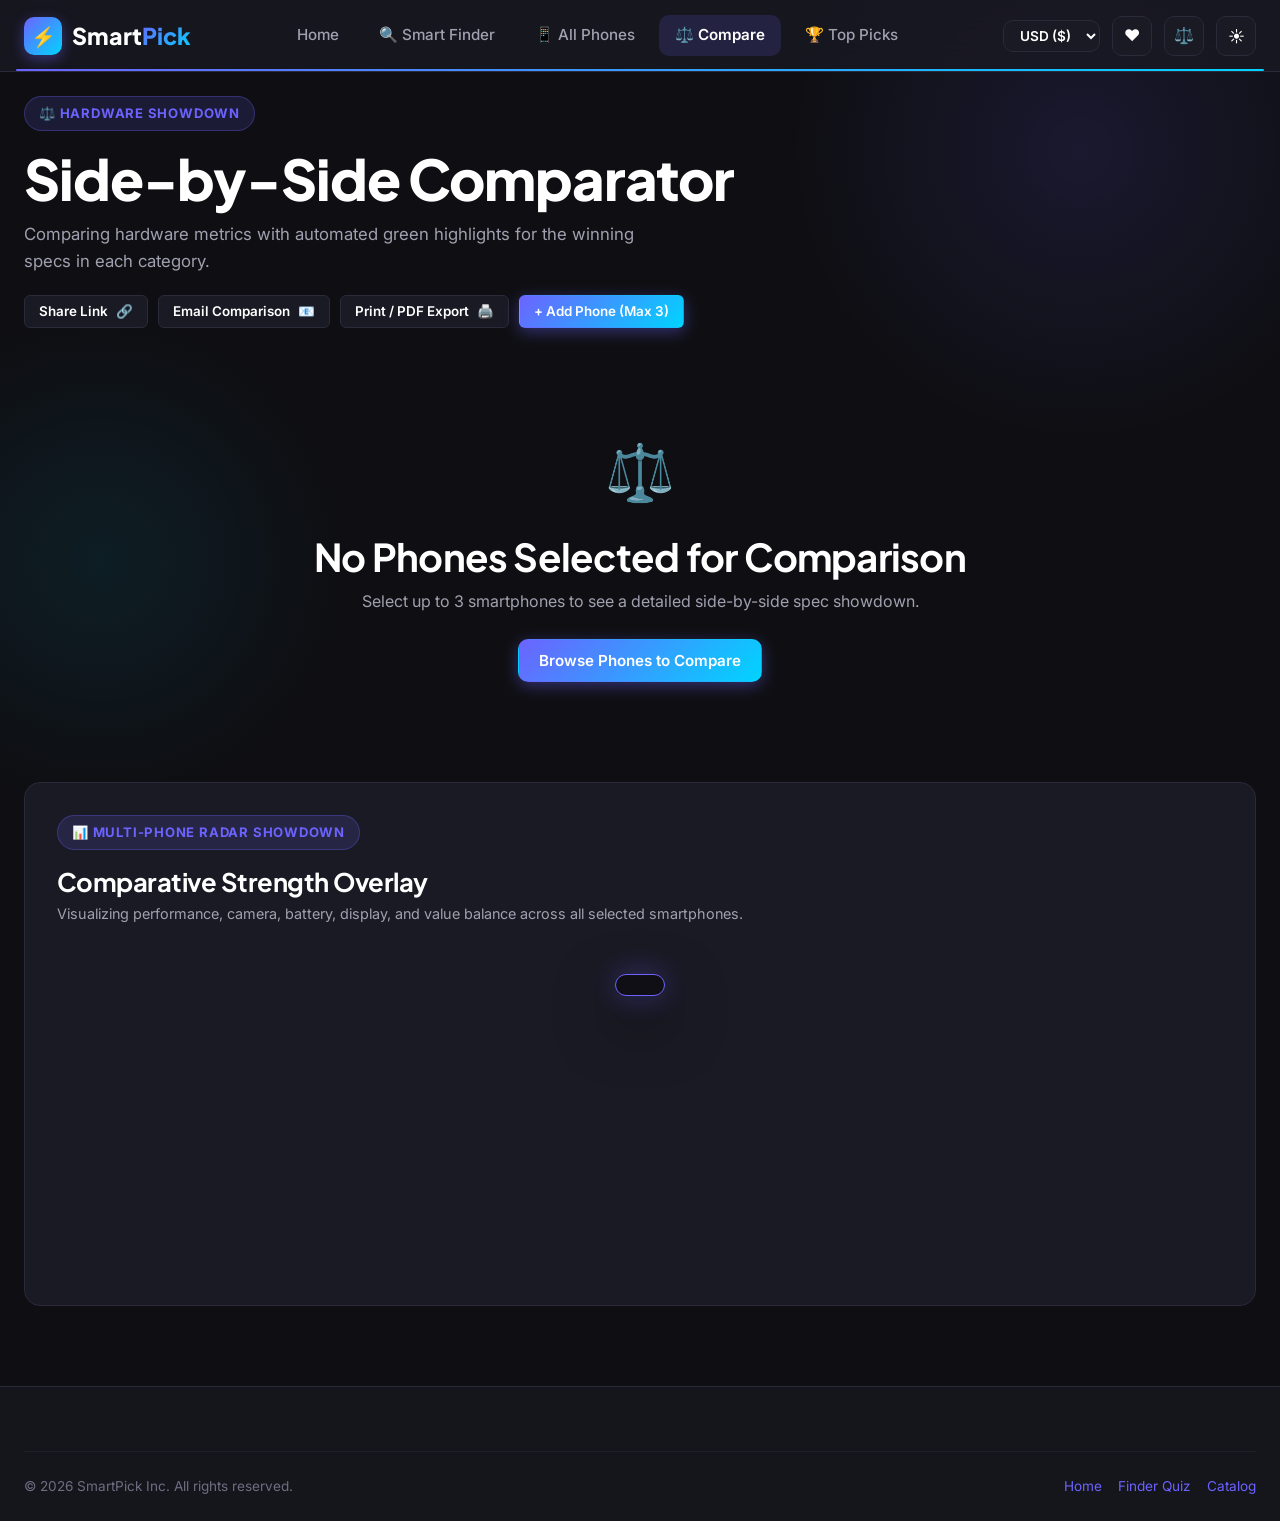
<file: compare.html>
<!DOCTYPE html>
<html lang="en" data-theme="dark">
<head>
  <meta charset="UTF-8" />
  <meta name="viewport" content="width=device-width, initial-scale=1.0" />
  <title>Side-by-Side Smartphone Comparator | SmartPick</title>
  <meta name="description" content="Compare up to 3 smartphones side by side with automated spec winner highlighting, overall score benchmark, and best-value ratios." />
  
  <!-- Favicon -->
  <link rel="icon" type="image/svg+xml" href="favicon.svg" />
  
  <!-- CSS Stylesheets -->
  <link rel="stylesheet" href="css/dark-light.css" />
  <link rel="stylesheet" href="css/style.css" />
  <link rel="stylesheet" href="css/components.css" />
  <link rel="stylesheet" href="css/animations.css" />
  <link rel="stylesheet" href="css/responsive.css" />
</head>
<body data-page="compare">

  <!-- Main Navigation Bar -->
  <header class="navbar">
    <div class="container nav-container">
      <a href="index.html" class="nav-brand" aria-label="SmartPick Home">
        <div class="brand-icon">⚡</div>
        <span>Smart<span class="gradient-text">Pick</span></span>
      </a>

      <ul class="nav-links">
        <li><a href="index.html" class="nav-link">Home</a></li>
        <li><a href="finder.html" class="nav-link">🔍 Smart Finder</a></li>
        <li><a href="phones.html" class="nav-link">📱 All Phones</a></li>
        <li><a href="compare.html" class="nav-link active">⚖️ Compare</a></li>
        <li><a href="top-picks.html" class="nav-link">🏆 Top Picks</a></li>
      </ul>

      <div class="nav-actions">
        <select class="currency-select" aria-label="Select Currency">
          <option value="USD">USD ($)</option>
          <option value="EUR">EUR (€)</option>
          <option value="GBP">GBP (£)</option>
          <option value="INR">INR (₹)</option>
        </select>

        <a href="wishlist.html" class="nav-icon-btn" title="Saved Wishlist" aria-label="Wishlist">
          <span>❤️</span>
          <span class="nav-badge nav-wishlist-badge" style="display:none;">0</span>
        </a>

        <a href="compare.html" class="nav-icon-btn" title="Comparison List" aria-label="Compare">
          <span>⚖️</span>
          <span class="nav-badge nav-compare-badge" style="display:none;">0</span>
        </a>

        <button class="nav-icon-btn theme-toggle-btn" title="Toggle Theme" aria-label="Toggle Theme">
          ☀️
        </button>

        <button class="menu-toggle" aria-label="Open Navigation Menu">
          ☰
        </button>
      </div>
    </div>
  </header>

  <!-- Main Content -->
  <main class="main-content">
    <div class="container container-wide">
      
      <!-- Top Action Bar -->
      <div class="section-title-wrap">
        <div>
          <span class="section-badge">⚖️ Hardware Showdown</span>
          <h1>Side-by-Side Comparator</h1>
          <p class="section-subtitle">Comparing hardware metrics with automated green highlights for the winning specs in each category.</p>
        </div>

        <div class="btn-print-hide" style="display:flex; gap:10px; flex-wrap:wrap;">
          <button id="shareCompareBtn" class="btn btn-secondary btn-sm">
            <span>Share Link</span>
            <span>🔗</span>
          </button>
          <button id="emailCompareBtn" class="btn btn-secondary btn-sm">
            <span>Email Comparison</span>
            <span>📧</span>
          </button>
          <button id="printCompareBtn" class="btn btn-secondary btn-sm">
            <span>Print / PDF Export</span>
            <span>🖨️</span>
          </button>
          <button class="btn btn-primary btn-sm" onclick="openAddPhoneModal()">
            <span>+ Add Phone (Max 3)</span>
          </button>
        </div>
      </div>

      <!-- Spec Comparison Table Area -->
      <div id="compareTableContainer">
        <!-- Dynamically rendered via js/compare.js -->
      </div>

      <!-- Multi-Device Radar Chart Comparison -->
      <div class="btn-print-hide" style="margin-top:40px; background:var(--bg-card); border:1px solid var(--border-color); border-radius:var(--radius-md); padding:32px; text-align:center;">
        <div style="margin-bottom:20px; text-align:left;">
          <span class="section-badge">📊 Multi-Phone Radar Showdown</span>
          <h3 style="margin-top:4px;">Comparative Strength Overlay</h3>
          <p style="font-size:0.9rem; color:var(--text-secondary); margin-top:4px;">Visualizing performance, camera, battery, display, and value balance across all selected smartphones.</p>
        </div>
        <canvas id="compareRadarCanvas" style="width:100%; max-width:550px; height:320px; margin:0 auto;"></canvas>
      </div>

    </div>
  </main>

  <!-- ── Add Phone Modal Dialog ─────────────────────────────── -->
  <div id="addPhoneModal" class="modal-backdrop">
    <div class="modal-box">
      <div class="modal-header">
        <h3 style="font-size:1.2rem; display:flex; align-items:center; gap:8px;">
          <span>📱</span> Select Phone to Compare
        </h3>
        <button class="btn-ghost btn-sm" onclick="closeAddPhoneModal()" style="font-size:1.3rem; cursor:pointer;">
          ✕
        </button>
      </div>
      <div class="modal-body">
        <div class="search-input-box" style="margin-bottom:16px;">
          <span>🔍</span>
          <input type="text" id="modalPhoneSearchInput" placeholder="Search phone name or brand..." style="padding:6px 10px;" />
        </div>
        <div id="modalPhoneList" style="max-height:360px; overflow-y:auto; padding-right:4px;">
          <!-- Dynamically populated -->
        </div>
      </div>
      <div class="modal-footer">
        <button class="btn btn-secondary btn-sm" onclick="closeAddPhoneModal()">Close</button>
      </div>
    </div>
  </div>

  <!-- ── Footer ────────────────────────────────────────────── -->
  <footer class="footer">
    <div class="container">
      <div class="footer-bottom">
        <div>© 2026 SmartPick Inc. All rights reserved.</div>
        <div style="display:flex; gap:16px;">
          <a href="index.html">Home</a>
          <a href="finder.html">Finder Quiz</a>
          <a href="phones.html">Catalog</a>
        </div>
      </div>
    </div>
  </footer>

  <!-- Scripts -->
  <script src="js/data/phones.js"></script>
  <script src="js/wishlist.js"></script>
  <script src="js/compare.js"></script>
  <script src="js/filters.js"></script>
  <script src="js/priceChart.js"></script>
  <script src="js/finder.js"></script>
  <script src="js/ui.js"></script>
  <script src="js/app.js"></script>
</body>
</html>
</file>
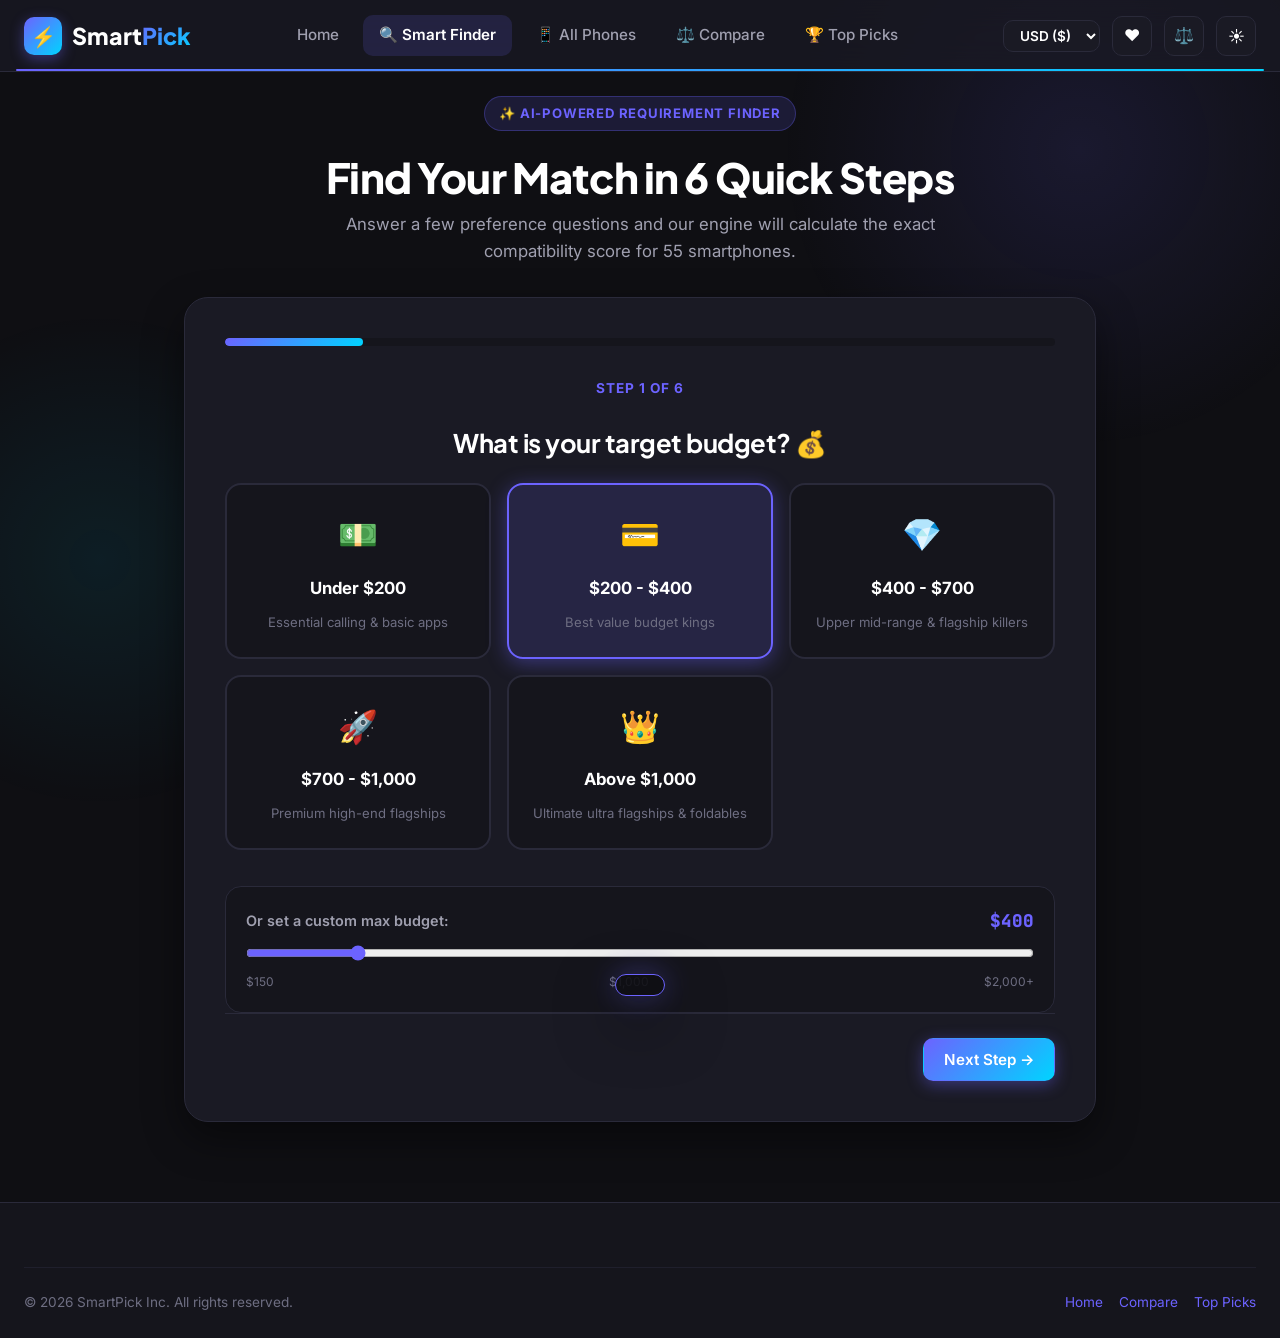
<file: finder.html>
<!DOCTYPE html>
<html lang="en" data-theme="dark">
<head>
  <meta charset="UTF-8" />
  <meta name="viewport" content="width=device-width, initial-scale=1.0" />
  <title>Smart Requirement Finder Quiz | SmartPick</title>
  <meta name="description" content="Take our 6-step interactive smartphone wizard to discover your ideal phone based on your exact budget, camera, gaming, and battery requirements." />
  
  <!-- Favicon -->
  <link rel="icon" type="image/svg+xml" href="favicon.svg" />
  
  <!-- CSS Stylesheets -->
  <link rel="stylesheet" href="css/dark-light.css" />
  <link rel="stylesheet" href="css/style.css" />
  <link rel="stylesheet" href="css/components.css" />
  <link rel="stylesheet" href="css/animations.css" />
  <link rel="stylesheet" href="css/responsive.css" />
</head>
<body data-page="finder">

  <!-- Main Navigation Bar -->
  <header class="navbar">
    <div class="container nav-container">
      <a href="index.html" class="nav-brand" aria-label="SmartPick Home">
        <div class="brand-icon">⚡</div>
        <span>Smart<span class="gradient-text">Pick</span></span>
      </a>

      <ul class="nav-links">
        <li><a href="index.html" class="nav-link">Home</a></li>
        <li><a href="finder.html" class="nav-link active">🔍 Smart Finder</a></li>
        <li><a href="phones.html" class="nav-link">📱 All Phones</a></li>
        <li><a href="compare.html" class="nav-link">⚖️ Compare</a></li>
        <li><a href="top-picks.html" class="nav-link">🏆 Top Picks</a></li>
      </ul>

      <div class="nav-actions">
        <select class="currency-select" aria-label="Select Currency">
          <option value="USD">USD ($)</option>
          <option value="EUR">EUR (€)</option>
          <option value="GBP">GBP (£)</option>
          <option value="INR">INR (₹)</option>
        </select>

        <a href="wishlist.html" class="nav-icon-btn" title="Saved Wishlist" aria-label="Wishlist">
          <span>❤️</span>
          <span class="nav-badge nav-wishlist-badge" style="display:none;">0</span>
        </a>

        <a href="compare.html" class="nav-icon-btn" title="Comparison List" aria-label="Compare">
          <span>⚖️</span>
          <span class="nav-badge nav-compare-badge" style="display:none;">0</span>
        </a>

        <button class="nav-icon-btn theme-toggle-btn" title="Toggle Theme" aria-label="Toggle Theme">
          ☀️
        </button>

        <button class="menu-toggle" aria-label="Open Navigation Menu">
          ☰
        </button>
      </div>
    </div>
  </header>

  <!-- Main Content Area -->
  <main class="main-content">
    <div class="container container-narrow">
      
      <!-- Quiz Header -->
      <div class="text-center" style="margin-bottom: 32px;">
        <span class="section-badge">✨ AI-Powered Requirement Finder</span>
        <h1 style="font-size:clamp(1.8rem, 4vw, 2.6rem); margin-top:8px;">Find Your Match in 6 Quick Steps</h1>
        <p class="section-subtitle" style="margin: 8px auto 0;">Answer a few preference questions and our engine will calculate the exact compatibility score for 55 smartphones.</p>
      </div>

      <!-- ── Quiz Wizard Container ────────────────────────── -->
      <div id="quizWizardBox" class="quiz-wizard animate-fade-in">
        
        <!-- Progress Bar -->
        <div class="quiz-progress-bar-wrap">
          <div id="quizProgressFill" class="quiz-progress-fill"></div>
        </div>

        <div class="quiz-step-header">
          <div id="quizStepIndicator" class="quiz-step-num">Step 1 of 6</div>
        </div>

        <!-- ════ STEP 1: BUDGET RANGE ════ -->
        <div class="quiz-step-content" data-step="1">
          <h3 class="text-center" style="margin-bottom: 24px;">What is your target budget? 💰</h3>
          <div class="quiz-options-grid" id="step1Options">
            <div class="quiz-option-card" data-min="0" data-max="200">
              <span class="quiz-option-icon">💵</span>
              <div class="quiz-option-title">Under $200</div>
              <div class="quiz-option-desc">Essential calling & basic apps</div>
            </div>
            <div class="quiz-option-card selected" data-min="200" data-max="400">
              <span class="quiz-option-icon">💳</span>
              <div class="quiz-option-title">$200 - $400</div>
              <div class="quiz-option-desc">Best value budget kings</div>
            </div>
            <div class="quiz-option-card" data-min="400" data-max="700">
              <span class="quiz-option-icon">💎</span>
              <div class="quiz-option-title">$400 - $700</div>
              <div class="quiz-option-desc">Upper mid-range & flagship killers</div>
            </div>
            <div class="quiz-option-card" data-min="700" data-max="1000">
              <span class="quiz-option-icon">🚀</span>
              <div class="quiz-option-title">$700 - $1,000</div>
              <div class="quiz-option-desc">Premium high-end flagships</div>
            </div>
            <div class="quiz-option-card" data-min="1000" data-max="3000">
              <span class="quiz-option-icon">👑</span>
              <div class="quiz-option-title">Above $1,000</div>
              <div class="quiz-option-desc">Ultimate ultra flagships & foldables</div>
            </div>
          </div>

          <!-- Custom Budget Slider Input -->
          <div style="background:var(--bg-secondary); border:1px solid var(--border-color); border-radius:var(--radius-md); padding:20px; text-align:center; margin-top:20px;">
            <div style="display:flex; justify-content:space-between; align-items:center; margin-bottom:8px;">
              <span style="font-weight:600; font-size:0.9rem; color:var(--text-secondary);">Or set a custom max budget:</span>
              <span id="customBudgetDisplay" style="font-family:var(--font-mono); font-weight:800; color:var(--primary); font-size:1.1rem;">$400</span>
            </div>
            <input type="range" id="customBudgetSlider" min="150" max="2000" step="50" value="400" style="width:100%; accent-color:var(--primary); cursor:pointer;" />
            <div style="display:flex; justify-content:space-between; font-size:0.75rem; color:var(--text-muted); margin-top:4px;">
              <span>$150</span>
              <span>$1,000</span>
              <span>$2,000+</span>
            </div>
          </div>
        </div>

        <!-- ════ STEP 2: PRIMARY USE CASE ════ -->
        <div class="quiz-step-content" data-step="2" style="display:none;">
          <h3 class="text-center" style="margin-bottom: 24px;">What is your primary use case? 🎯</h3>
          <div class="quiz-options-grid" id="step2Options">
            <div class="quiz-option-card selected" data-usecase="photography">
              <span class="quiz-option-icon">📸</span>
              <div class="quiz-option-title">Photography & Video</div>
              <div class="quiz-option-desc">Crisp optical zoom, 4K/8K, Night Mode</div>
            </div>
            <div class="quiz-option-card" data-usecase="gaming">
              <span class="quiz-option-icon">🎮</span>
              <div class="quiz-option-title">Gaming & Esports</div>
              <div class="quiz-option-desc">120Hz/165Hz, high FPS, cooling, GPU</div>
            </div>
            <div class="quiz-option-card" data-usecase="business">
              <span class="quiz-option-icon">💼</span>
              <div class="quiz-option-title">Business & Productivity</div>
              <div class="quiz-option-desc">Multitasking, S-Pen, foldables, security</div>
            </div>
            <div class="quiz-option-card" data-usecase="social">
              <span class="quiz-option-icon">📱</span>
              <div class="quiz-option-title">Social Media & Streaming</div>
              <div class="quiz-option-desc">Vibrant OLED screen, stellar selfies</div>
            </div>
            <div class="quiz-option-card" data-usecase="battery">
              <span class="quiz-option-icon">🔋</span>
              <div class="quiz-option-title">Battery Endurance</div>
              <div class="quiz-option-desc">5000mAh+, multi-day usage, fast charge</div>
            </div>
            <div class="quiz-option-card" data-usecase="music">
              <span class="quiz-option-icon">🎵</span>
              <div class="quiz-option-title">Music & Media Enthusiast</div>
              <div class="quiz-option-desc">Hi-Res audio, 3.5mm jack, stereo sound</div>
            </div>
          </div>
        </div>

        <!-- ════ STEP 3: PREFERRED BRAND ════ -->
        <div class="quiz-step-content" data-step="3" style="display:none;">
          <h3 class="text-center" style="margin-bottom: 24px;">Do you have a preferred brand? 🏷️</h3>
          <div class="quiz-options-grid" id="step3Options">
            <div class="quiz-option-card selected" data-brand="any">
              <span class="quiz-option-icon">✨</span>
              <div class="quiz-option-title">No Preference</div>
              <div class="quiz-option-desc">Show me the absolute best device</div>
            </div>
            <div class="quiz-option-card" data-brand="Apple">
              <span class="quiz-option-icon">🍎</span>
              <div class="quiz-option-title">Apple (iPhone)</div>
              <div class="quiz-option-desc">iOS ecosystem, FaceTime, iCloud</div>
            </div>
            <div class="quiz-option-card" data-brand="Samsung">
              <span class="quiz-option-icon">📱</span>
              <div class="quiz-option-title">Samsung Galaxy</div>
              <div class="quiz-option-desc">Galaxy AI, AMOLED screens, S-Pen</div>
            </div>
            <div class="quiz-option-card" data-brand="Google">
              <span class="quiz-option-icon">🔍</span>
              <div class="quiz-option-title">Google Pixel</div>
              <div class="quiz-option-desc">Stock Android, AI computational camera</div>
            </div>
            <div class="quiz-option-card" data-brand="OnePlus">
              <span class="quiz-option-icon">⚡</span>
              <div class="quiz-option-title">OnePlus</div>
              <div class="quiz-option-desc">100W SUPERVOOC, smooth performance</div>
            </div>
            <div class="quiz-option-card" data-brand="Xiaomi">
              <span class="quiz-option-icon">🔥</span>
              <div class="quiz-option-title">Xiaomi / Redmi</div>
              <div class="quiz-option-desc">Leica optics, extreme value-for-money</div>
            </div>
            <div class="quiz-option-card" data-brand="Motorola">
              <span class="quiz-option-icon">🦇</span>
              <div class="quiz-option-title">Motorola</div>
              <div class="quiz-option-desc">Clean software, affordable 5G devices</div>
            </div>
            <div class="quiz-option-card" data-brand="Sony">
              <span class="quiz-option-icon">🎥</span>
              <div class="quiz-option-title">Sony Xperia</div>
              <div class="quiz-option-desc">4K OLED, Alpha camera controls, jack</div>
            </div>
            <div class="quiz-option-card" data-brand="Honor">
              <span class="quiz-option-icon">🦅</span>
              <div class="quiz-option-title">Honor</div>
              <div class="quiz-option-desc">Ultra-bright displays, silicon batteries</div>
            </div>
          </div>
        </div>

        <!-- ════ STEP 4: OPERATING SYSTEM ════ -->
        <div class="quiz-step-content" data-step="4" style="display:none;">
          <h3 class="text-center" style="margin-bottom: 24px;">Which Operating System do you prefer? ⚙️</h3>
          <div class="quiz-options-grid" id="step4Options">
            <div class="quiz-option-card selected" data-os="any">
              <span class="quiz-option-icon">🌐</span>
              <div class="quiz-option-title">No Preference</div>
              <div class="quiz-option-desc">I am comfortable with iOS or Android</div>
            </div>
            <div class="quiz-option-card" data-os="ios">
              <span class="quiz-option-icon">🍏</span>
              <div class="quiz-option-title">Apple iOS</div>
              <div class="quiz-option-desc">Seamless Apple Watch/Mac syncing, privacy</div>
            </div>
            <div class="quiz-option-card" data-os="android">
              <span class="quiz-option-icon">🤖</span>
              <div class="quiz-option-title">Android</div>
              <div class="quiz-option-desc">Maximum customization, USB-C versatility, APKs</div>
            </div>
          </div>
        </div>

        <!-- ════ STEP 5: KEY HARDWARE SPECS ════ -->
        <div class="quiz-step-content" data-step="5" style="display:none;">
          <h3 class="text-center" style="margin-bottom: 24px;">Pick your minimum hardware specs 🧠</h3>
          
          <div style="background:var(--bg-secondary); border:1px solid var(--border-color); border-radius:var(--radius-md); padding:24px; margin-bottom:24px;">
            <label style="font-weight:700; display:block; margin-bottom:10px;">RAM Capacity:</label>
            <div class="pill-filter-group">
              <button class="pill-filter spec-pill active" data-spec-type="ram" data-spec-val="0">Any RAM</button>
              <button class="pill-filter spec-pill" data-spec-type="ram" data-spec-val="6">6GB+</button>
              <button class="pill-filter spec-pill" data-spec-type="ram" data-spec-val="8">8GB+</button>
              <button class="pill-filter spec-pill" data-spec-type="ram" data-spec-val="12">12GB+</button>
              <button class="pill-filter spec-pill" data-spec-type="ram" data-spec-val="16">16GB+</button>
            </div>
          </div>

          <div style="background:var(--bg-secondary); border:1px solid var(--border-color); border-radius:var(--radius-md); padding:24px; margin-bottom:24px;">
            <label style="font-weight:700; display:block; margin-bottom:10px;">Internal Storage:</label>
            <div class="pill-filter-group">
              <button class="pill-filter spec-pill active" data-spec-type="storage" data-spec-val="0">Any Storage</button>
              <button class="pill-filter spec-pill" data-spec-type="storage" data-spec-val="128">128GB+</button>
              <button class="pill-filter spec-pill" data-spec-type="storage" data-spec-val="256">256GB+</button>
              <button class="pill-filter spec-pill" data-spec-type="storage" data-spec-val="512">512GB+</button>
              <button class="pill-filter spec-pill" data-spec-type="storage" data-spec-val="1024">1TB</button>
            </div>
          </div>

          <div style="background:var(--bg-secondary); border:1px solid var(--border-color); border-radius:var(--radius-md); padding:24px; margin-bottom:24px;">
            <label style="font-weight:700; display:block; margin-bottom:10px;">Screen Size:</label>
            <div class="pill-filter-group">
              <button class="pill-filter spec-pill active" data-spec-type="screenSize" data-spec-val="">Any Size</button>
              <button class="pill-filter spec-pill" data-spec-type="screenSize" data-spec-val="small">Compact (&lt; 6.2")</button>
              <button class="pill-filter spec-pill" data-spec-type="screenSize" data-spec-val="medium">Standard (6.2" - 6.6")</button>
              <button class="pill-filter spec-pill" data-spec-type="screenSize" data-spec-val="large">Large (6.7"+)</button>
            </div>
          </div>

          <div style="background:var(--bg-secondary); border:1px solid var(--border-color); border-radius:var(--radius-md); padding:24px;">
            <label style="font-weight:700; display:block; margin-bottom:10px;">Battery Size Priority:</label>
            <div class="pill-filter-group">
              <button class="pill-filter spec-pill active" data-spec-type="batteryPriority" data-spec-val="">No Preference</button>
              <button class="pill-filter spec-pill" data-spec-type="batteryPriority" data-spec-val="good">Good (4300mAh+)</button>
              <button class="pill-filter spec-pill" data-spec-type="batteryPriority" data-spec-val="beast">Beast (5000mAh+)</button>
            </div>
          </div>
        </div>

        <!-- ════ STEP 6: SPECIAL FEATURES ════ -->
        <div class="quiz-step-content" data-step="6" style="display:none;">
          <h3 class="text-center" style="margin-bottom: 24px;">Select any must-have special features 🌟</h3>
          <div style="display:grid; grid-template-columns:repeat(auto-fit, minmax(240px, 1fr)); gap:12px; margin-bottom:24px;">
            <label class="checkbox-label" style="background:var(--bg-secondary); padding:14px; border-radius:8px; border:1px solid var(--border-color);">
              <input type="checkbox" class="feature-check" value="5g" />
              <span>📶 5G Connectivity</span>
            </label>
            <label class="checkbox-label" style="background:var(--bg-secondary); padding:14px; border-radius:8px; border:1px solid var(--border-color);">
              <input type="checkbox" class="feature-check" value="wirelessCharging" />
              <span>⚡ Wireless Charging</span>
            </label>
            <label class="checkbox-label" style="background:var(--bg-secondary); padding:14px; border-radius:8px; border:1px solid var(--border-color);">
              <input type="checkbox" class="feature-check" value="fastCharging" />
              <span>⚡ Fast Charging (65W+)</span>
            </label>
            <label class="checkbox-label" style="background:var(--bg-secondary); padding:14px; border-radius:8px; border:1px solid var(--border-color);">
              <input type="checkbox" class="feature-check" value="waterResistance" />
              <span>💧 Water Resistant (IP68)</span>
            </label>
            <label class="checkbox-label" style="background:var(--bg-secondary); padding:14px; border-radius:8px; border:1px solid var(--border-color);">
              <input type="checkbox" class="feature-check" value="highRefreshRate" />
              <span>🖥️ 120Hz+ Refresh Rate</span>
            </label>
            <label class="checkbox-label" style="background:var(--bg-secondary); padding:14px; border-radius:8px; border:1px solid var(--border-color);">
              <input type="checkbox" class="feature-check" value="foldable" />
              <span>📖 Foldable Display</span>
            </label>
            <label class="checkbox-label" style="background:var(--bg-secondary); padding:14px; border-radius:8px; border:1px solid var(--border-color);">
              <input type="checkbox" class="feature-check" value="stylus" />
              <span>✏️ Stylus / S-Pen Support</span>
            </label>
            <label class="checkbox-label" style="background:var(--bg-secondary); padding:14px; border-radius:8px; border:1px solid var(--border-color);">
              <input type="checkbox" class="feature-check" value="headphoneJack" />
              <span>🎧 3.5mm Headphone Jack</span>
            </label>
            <label class="checkbox-label" style="background:var(--bg-secondary); padding:14px; border-radius:8px; border:1px solid var(--border-color);">
              <input type="checkbox" class="feature-check" value="microSD" />
              <span>💾 MicroSD Expansion</span>
            </label>
            <label class="checkbox-label" style="background:var(--bg-secondary); padding:14px; border-radius:8px; border:1px solid var(--border-color);">
              <input type="checkbox" class="feature-check" value="nfc" />
              <span>💳 NFC Contactless Pay</span>
            </label>
          </div>
        </div>

        <!-- ── Navigation Buttons ─────────────────────────────── -->
        <div class="quiz-nav-buttons">
          <button id="quizPrevBtn" class="btn btn-secondary">
            ← Previous
          </button>
          <button id="quizNextBtn" class="btn btn-primary">
            Next Step →
          </button>
        </div>

      </div>

      <!-- ── Quiz Results Container (Hidden until complete) ── -->
      <div id="quizResultsBox" class="animate-slide-up" style="display:none;">
        <div style="background:var(--bg-card); border:1px solid var(--border-color); border-radius:var(--radius-lg); padding:36px; margin-bottom:32px; text-align:center;">
          <div style="font-size:3.5rem; margin-bottom:12px;">🎉</div>
          <span class="section-badge">Match Algorithm Complete</span>
          <h2>Here Are Your Top Matches!</h2>
          <p class="section-subtitle" style="margin:8px auto 24px;">Ranked from highest spec & budget compatibility score to lowest.</p>
          
          <div style="display:flex; justify-content:center; gap:12px;">
            <button class="btn btn-secondary" onclick="window.location.reload();">🔄 Retake Quiz</button>
            <a href="phones.html" class="btn btn-outline">Explore All 55 Phones</a>
          </div>
        </div>

        <!-- Matched Phones Grid -->
        <div id="quizResultsGrid" style="display:grid; grid-template-columns:repeat(auto-fill, minmax(280px, 1fr)); gap:24px;">
          <!-- Dynamically inserted by js/app.js -->
        </div>
      </div>

    </div>
  </main>

  <!-- ── Footer ────────────────────────────────────────────── -->
  <footer class="footer">
    <div class="container">
      <div class="footer-bottom">
        <div>© 2026 SmartPick Inc. All rights reserved.</div>
        <div style="display:flex; gap:16px;">
          <a href="index.html">Home</a>
          <a href="compare.html">Compare</a>
          <a href="top-picks.html">Top Picks</a>
        </div>
      </div>
    </div>
  </footer>

  <!-- Scripts -->
  <script src="js/data/phones.js"></script>
  <script src="js/wishlist.js"></script>
  <script src="js/compare.js"></script>
  <script src="js/filters.js"></script>
  <script src="js/priceChart.js"></script>
  <script src="js/finder.js"></script>
  <script src="js/ui.js"></script>
  <script src="js/app.js"></script>
</body>
</html>
</file>
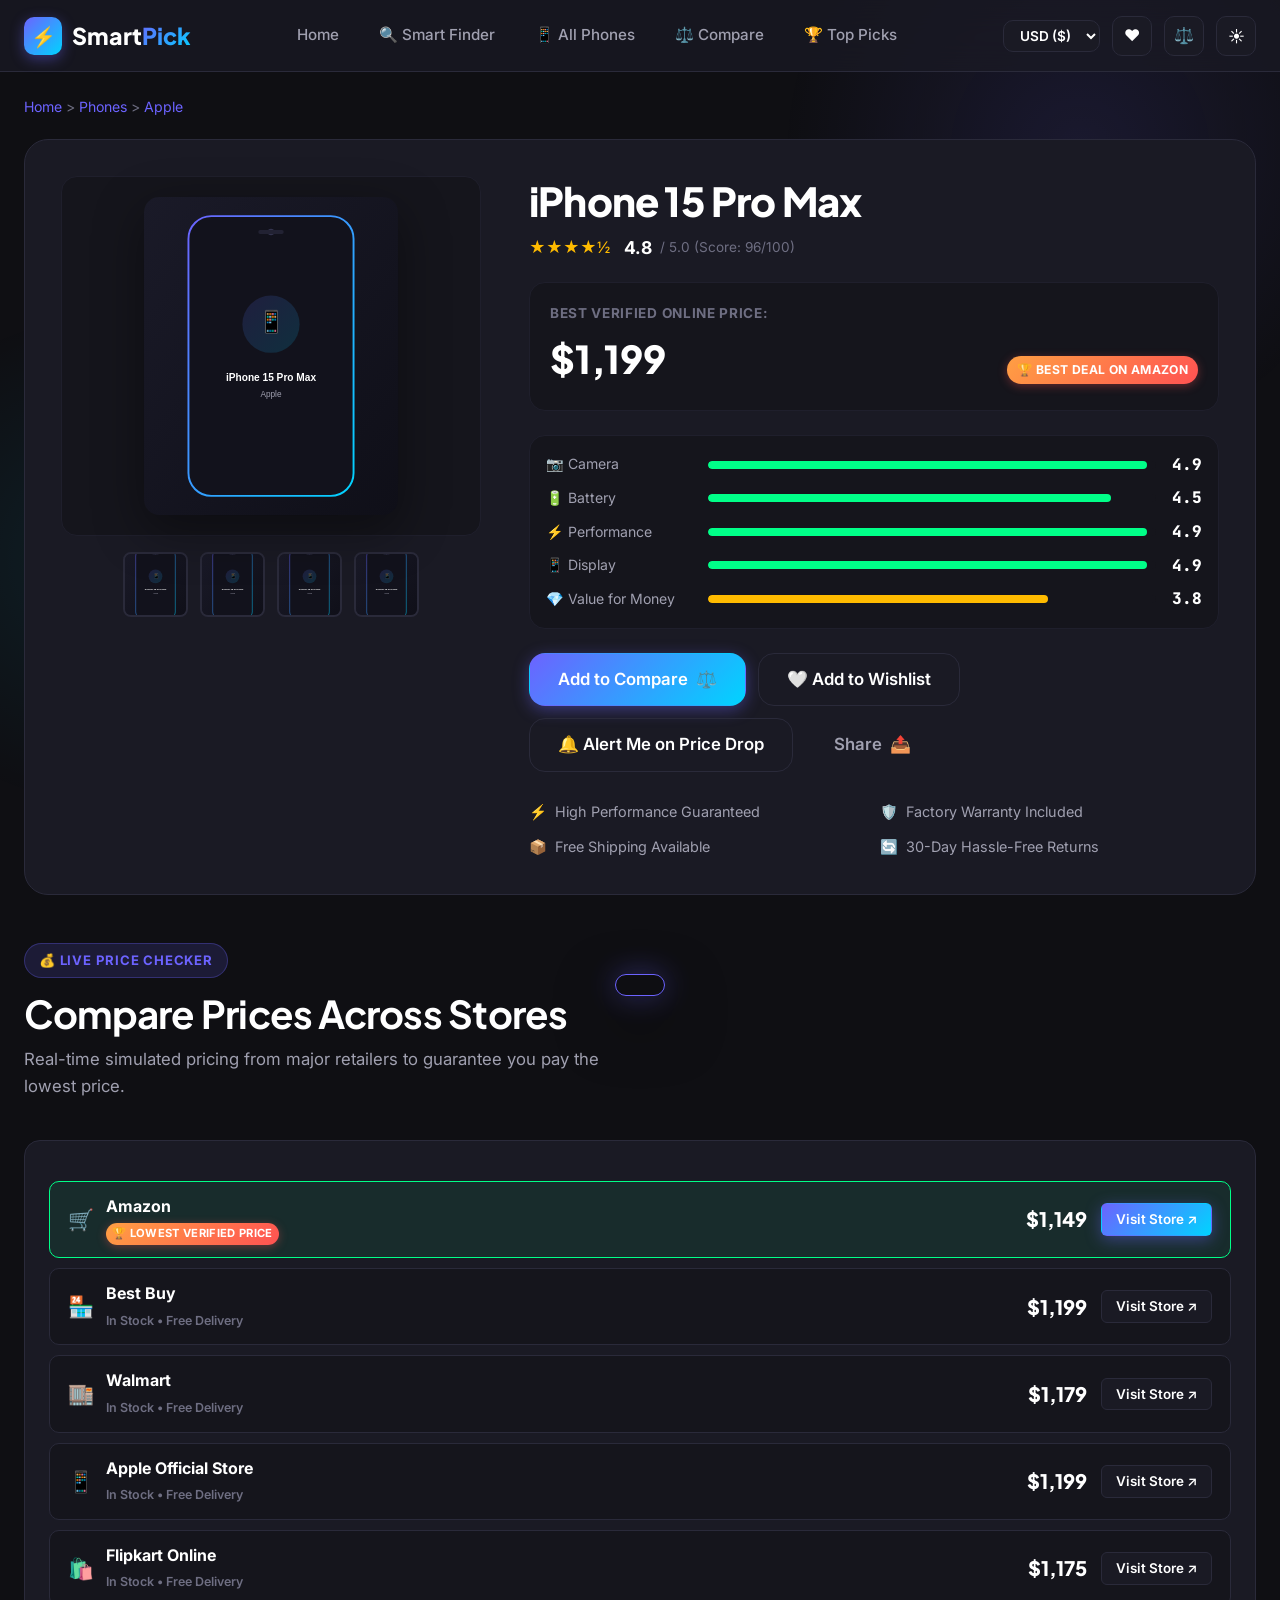
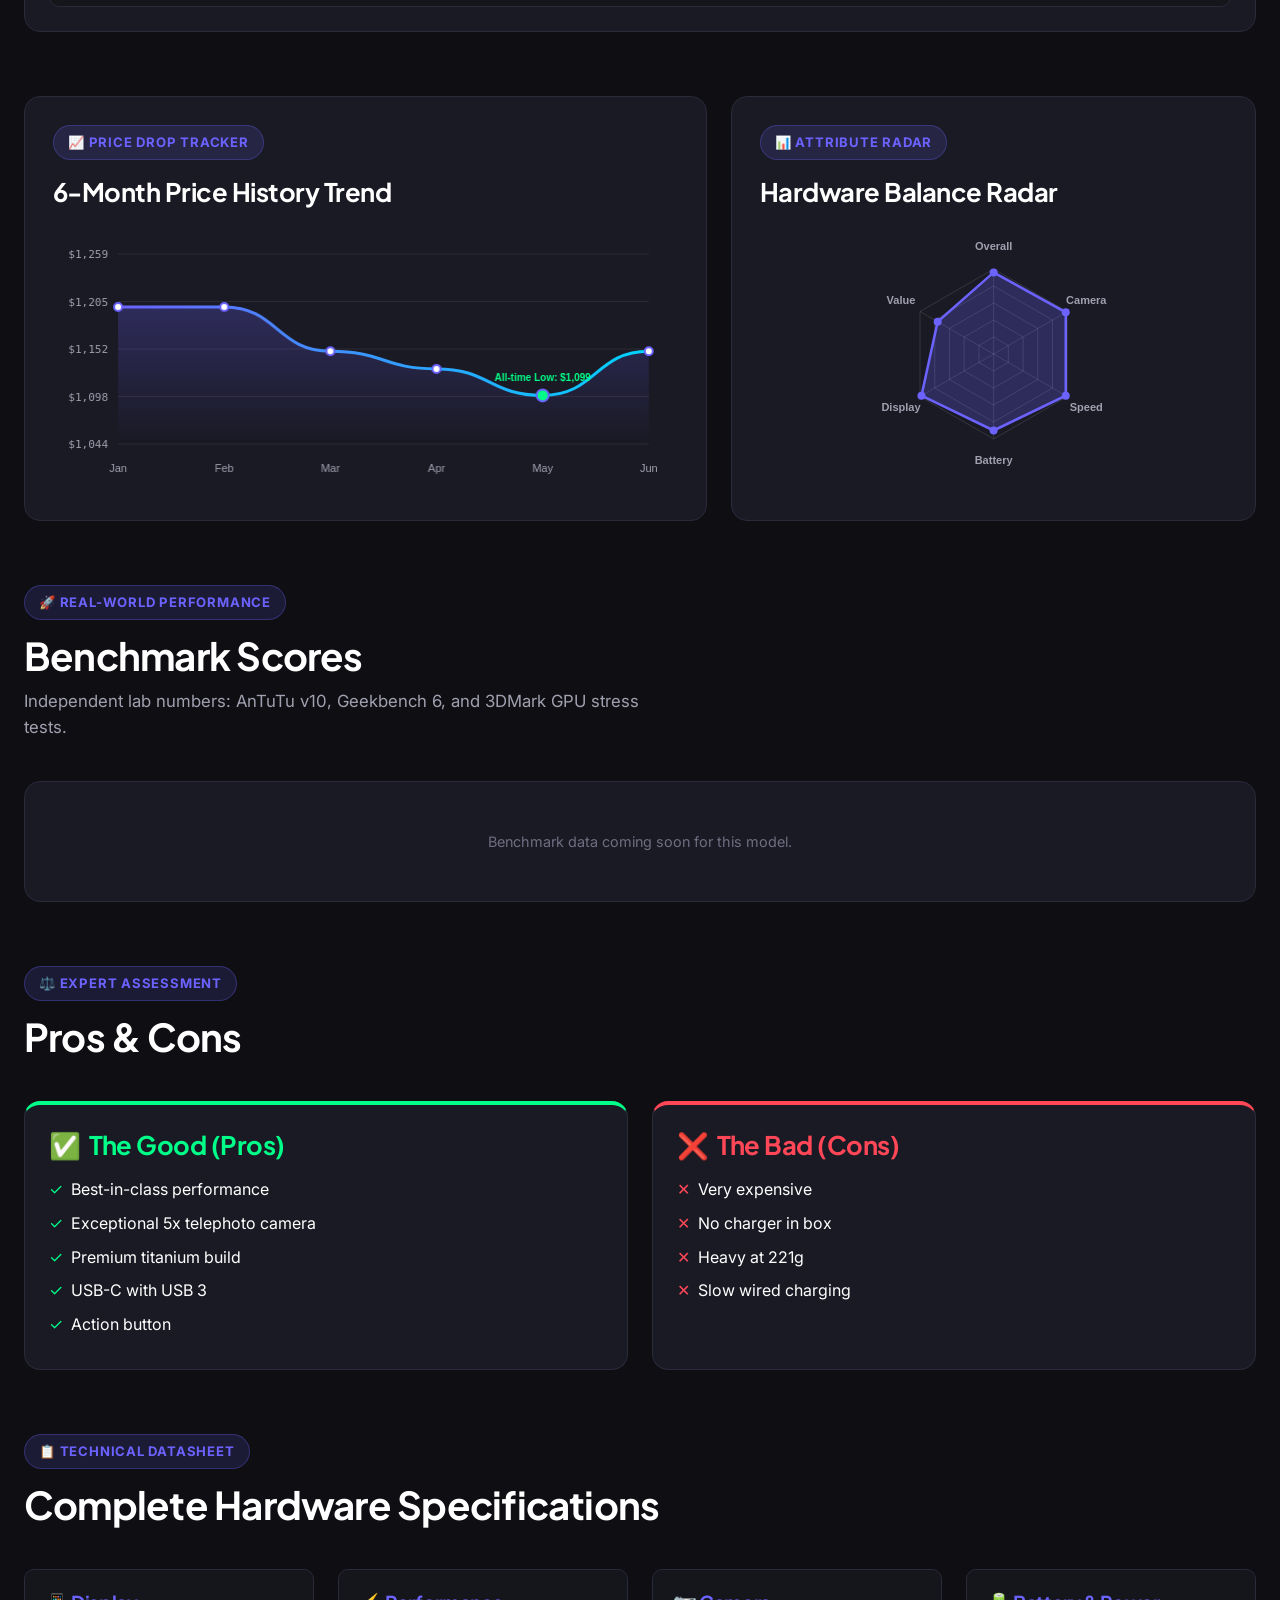
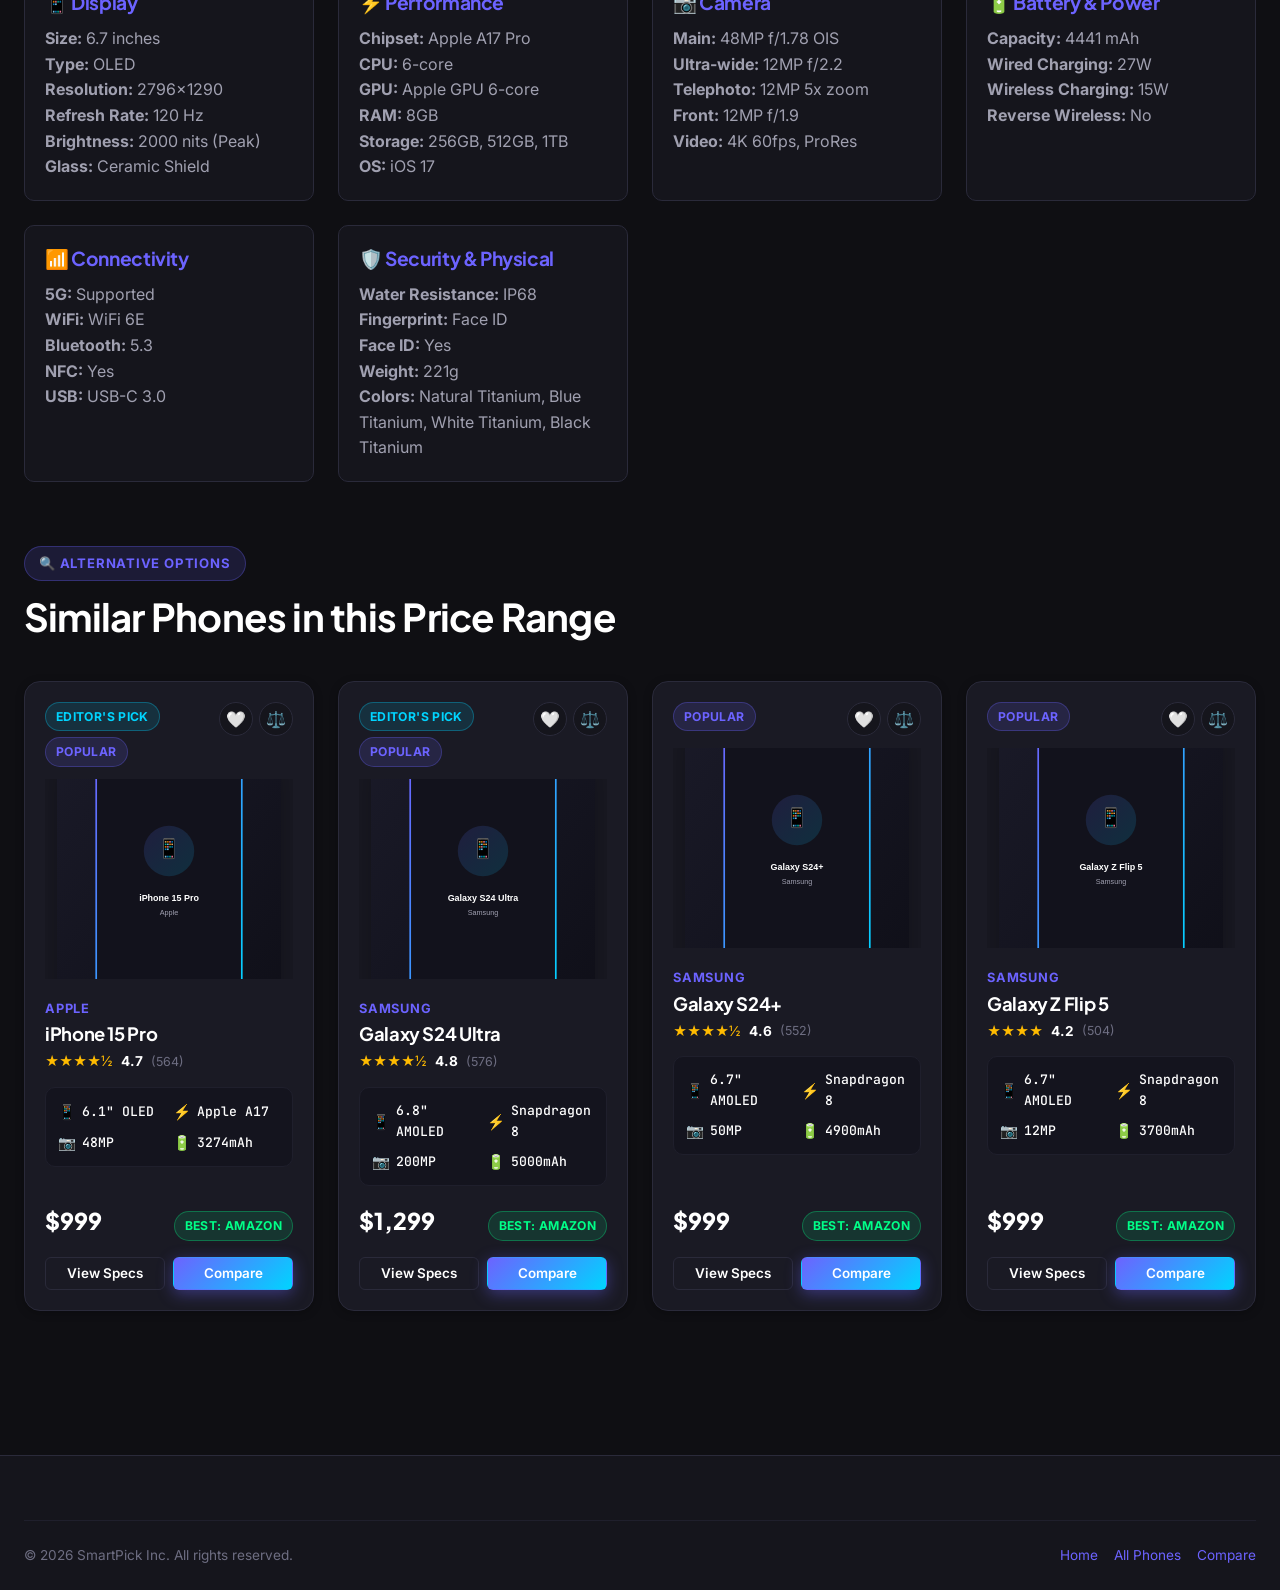
<file: phone-detail.html>
<!DOCTYPE html>
<html lang="en" data-theme="dark">
<head>
  <meta charset="UTF-8" />
  <meta name="viewport" content="width=device-width, initial-scale=1.0" />
  <title>Smartphone Details & Price History | SmartPick</title>
  <meta name="description" content="View full hardware specifications, multi-store prices, camera benchmarks, pros & cons, and 6-month price history trends." />
  
  <!-- Favicon -->
  <link rel="icon" type="image/svg+xml" href="favicon.svg" />
  
  <!-- CSS Stylesheets -->
  <link rel="stylesheet" href="css/dark-light.css" />
  <link rel="stylesheet" href="css/style.css" />
  <link rel="stylesheet" href="css/components.css" />
  <link rel="stylesheet" href="css/animations.css" />
  <link rel="stylesheet" href="css/responsive.css" />
</head>
<body data-page="phone-detail">

  <!-- Main Navigation Bar -->
  <header class="navbar">
    <div class="container nav-container">
      <a href="index.html" class="nav-brand" aria-label="SmartPick Home">
        <div class="brand-icon">⚡</div>
        <span>Smart<span class="gradient-text">Pick</span></span>
      </a>

      <ul class="nav-links">
        <li><a href="index.html" class="nav-link">Home</a></li>
        <li><a href="finder.html" class="nav-link">🔍 Smart Finder</a></li>
        <li><a href="phones.html" class="nav-link">📱 All Phones</a></li>
        <li><a href="compare.html" class="nav-link">⚖️ Compare</a></li>
        <li><a href="top-picks.html" class="nav-link">🏆 Top Picks</a></li>
      </ul>

      <div class="nav-actions">
        <select class="currency-select" aria-label="Select Currency">
          <option value="USD">USD ($)</option>
          <option value="EUR">EUR (€)</option>
          <option value="GBP">GBP (£)</option>
          <option value="INR">INR (₹)</option>
        </select>

        <a href="wishlist.html" class="nav-icon-btn" title="Saved Wishlist" aria-label="Wishlist">
          <span>❤️</span>
          <span class="nav-badge nav-wishlist-badge" style="display:none;">0</span>
        </a>

        <a href="compare.html" class="nav-icon-btn" title="Comparison List" aria-label="Compare">
          <span>⚖️</span>
          <span class="nav-badge nav-compare-badge" style="display:none;">0</span>
        </a>

        <button class="nav-icon-btn theme-toggle-btn" title="Toggle Theme" aria-label="Toggle Theme">
          ☀️
        </button>

        <button class="menu-toggle" aria-label="Open Navigation Menu">
          ☰
        </button>
      </div>
    </div>
  </header>

  <!-- Main Content -->
  <main class="main-content">
    <div class="container">
      
      <!-- Breadcrumb -->
      <nav style="margin-bottom: 20px; font-size: 0.88rem; color: var(--text-muted);">
        <a href="index.html">Home</a> &gt; <a href="phones.html">Phones</a> &gt; <span id="detailBrand" style="color:var(--primary);">Brand</span>
      </nav>

      <!-- ── Hero Detail Section ──────────────────────────────── -->
      <div class="detail-grid" style="display:grid; grid-template-columns: 420px 1fr; gap: 48px; margin-bottom: 48px; background:var(--bg-card); border:1px solid var(--border-color); border-radius:var(--radius-lg); padding:36px;">
        
        <!-- Gallery Left -->
        <div>
          <div style="height:360px; display:flex; align-items:center; justify-content:center; background:var(--bg-secondary); border-radius:var(--radius-md); padding:20px; margin-bottom:16px; border:1px solid var(--border-subtle);">
            <img id="detailMainImage" src="" alt="Smartphone" style="max-height:100%; object-fit:contain; filter: drop-shadow(0 15px 25px rgba(0,0,0,0.4));" />
          </div>
          <div id="detailGalleryThumbs" style="display:flex; gap:12px; justify-content:center;">
            <!-- Thumbnails injected via js/app.js -->
          </div>
        </div>

        <!-- Info Right -->
        <div>
          <div style="display:flex; justify-content:space-between; align-items:flex-start; margin-bottom:8px;">
            <h1 id="detailPhoneName" style="font-size:clamp(1.8rem, 3.5vw, 2.5rem);">Phone Name</h1>
            <span id="detailDiscountBadge" class="badge badge-discount" style="display:none;">Save %</span>
          </div>

          <div id="detailRatingRow" style="display:flex; align-items:center; gap:8px; margin-bottom:20px;">
            <!-- Stars & Score injected -->
          </div>

          <div style="background:var(--bg-secondary); border-radius:var(--radius-md); padding:20px; margin-bottom:24px; border:1px solid var(--border-subtle);">
            <div style="font-size:0.85rem; text-transform:uppercase; color:var(--text-muted); font-weight:700; letter-spacing:0.05em;">Best Verified Online Price:</div>
            <div style="display:flex; align-items:baseline; gap:12px; margin-top:4px;">
              <span id="detailPrice" class="current-price" style="font-size:2.4rem;">$0</span>
              <span id="detailOriginalPrice" class="original-price" style="font-size:1.2rem;"></span>
              <span class="badge badge-winner" style="margin-left:auto;">🏆 Best Deal on Amazon</span>
            </div>
          </div>

          <!-- Ratings Breakdown Bars -->
          <div id="detailRatingsBreakdown" style="display:grid; gap:8px; background:var(--bg-secondary); border:1px solid var(--border-subtle); border-radius:var(--radius-md); padding:16px; margin-bottom:24px;" aria-label="Detailed category ratings">
            <!-- Injected via js/app.js -->
          </div>

          <!-- Actions Buttons -->
          <div style="display:flex; gap:12px; flex-wrap:wrap; margin-bottom:28px;">
            <button id="detailCompareBtn" class="btn btn-primary btn-lg">
              <span>Add to Compare</span>
              <span>⚖️</span>
            </button>
            <button id="detailWishlistBtn" class="btn btn-secondary btn-lg">
              <span>🤍 Add to Wishlist</span>
            </button>
            <button id="detailPriceAlertBtn" class="btn btn-outline btn-lg" title="Get notified when price drops">
              <span>🔔 Alert Me on Price Drop</span>
            </button>
            <button id="detailShareBtn" class="btn btn-ghost btn-lg" title="Share with friends">
              <span>Share</span>
              <span>📤</span>
            </button>
          </div>

          <!-- Quick Highlight Bullet points -->
          <div style="display:grid; grid-template-columns:1fr 1fr; gap:12px; font-size:0.9rem; color:var(--text-secondary);">
            <div style="display:flex; align-items:center; gap:8px;">
              <span>⚡</span> High Performance Guaranteed
            </div>
            <div style="display:flex; align-items:center; gap:8px;">
              <span>🛡️</span> Factory Warranty Included
            </div>
            <div style="display:flex; align-items:center; gap:8px;">
              <span>📦</span> Free Shipping Available
            </div>
            <div style="display:flex; align-items:center; gap:8px;">
              <span>🔄</span> 30-Day Hassle-Free Returns
            </div>
          </div>
        </div>

      </div>

      <!-- ── Multi-Store Price Comparison (Feature 2) ─────────── -->
      <section class="section" style="padding-top:0;">
        <div class="section-title-wrap">
          <div>
            <span class="section-badge">💰 Live Price Checker</span>
            <h2>Compare Prices Across Stores</h2>
            <p class="section-subtitle">Real-time simulated pricing from major retailers to guarantee you pay the lowest price.</p>
          </div>
        </div>

        <div class="price-checker-box">
          <div id="storePriceTable" class="store-price-table">
            <!-- Dynamically injected store rows -->
          </div>
        </div>
      </section>

      <!-- ── Visual Analytics & Price Trends Grid ────────────── -->
      <section class="section" style="padding-top:0;">
        <div style="display:grid; grid-template-columns:1.3fr 1fr; gap:24px;">
          <!-- Price History Chart -->
          <div style="background:var(--bg-card); border:1px solid var(--border-color); border-radius:var(--radius-md); padding:28px;">
            <div style="margin-bottom:16px;">
              <span class="section-badge">📈 Price Drop Tracker</span>
              <h3 style="margin-top:4px;">6-Month Price History Trend</h3>
            </div>
            <canvas id="priceHistoryCanvas" style="width:100%; height:260px;"></canvas>
          </div>

          <!-- Specs Ratings Radar Chart -->
          <div style="background:var(--bg-card); border:1px solid var(--border-color); border-radius:var(--radius-md); padding:28px; text-align:center;">
            <div style="margin-bottom:16px; text-align:left;">
              <span class="section-badge">📊 Attribute Radar</span>
              <h3 style="margin-top:4px;">Hardware Balance Radar</h3>
            </div>
            <canvas id="specsRadarCanvas" style="width:100%; height:260px; margin:0 auto;"></canvas>
          </div>
        </div>
      </section>

      <!-- ── Benchmark Performance Section ────────── -->
      <section class="section" style="padding-top:0;">
        <div class="section-title-wrap">
          <div>
            <span class="section-badge">🚀 Real-World Performance</span>
            <h2>Benchmark Scores</h2>
            <p class="section-subtitle">Independent lab numbers: AnTuTu v10, Geekbench 6, and 3DMark GPU stress tests.</p>
          </div>
        </div>

        <div style="background:var(--bg-card); border:1px solid var(--border-color); border-radius:var(--radius-md); padding:28px;">
          <div id="detailBenchmarks">
            <!-- Benchmark cards injected via js/app.js -->
          </div>
        </div>
      </section>

      <!-- ── Pros & Cons Section ──────────────────────────────── -->
      <section class="section" style="padding-top:0;">
        <div class="section-title-wrap">
          <div>
            <span class="section-badge">⚖️ Expert Assessment</span>
            <h2>Pros & Cons</h2>
          </div>
        </div>

        <div style="display:grid; grid-template-columns:1fr 1fr; gap:24px;">
          <!-- Pros -->
          <div style="background:var(--bg-card); border:1px solid var(--border-color); border-top:4px solid var(--success); border-radius:var(--radius-md); padding:24px;">
            <h3 style="color:var(--success); margin-bottom:16px; display:flex; align-items:center; gap:8px;">
              <span>✅</span> The Good (Pros)
            </h3>
            <ul id="detailProsList" style="list-style:none; padding:0;">
              <!-- Pros injected via js/app.js -->
            </ul>
          </div>

          <!-- Cons -->
          <div style="background:var(--bg-card); border:1px solid var(--border-color); border-top:4px solid var(--danger); border-radius:var(--radius-md); padding:24px;">
            <h3 style="color:var(--danger); margin-bottom:16px; display:flex; align-items:center; gap:8px;">
              <span>❌</span> The Bad (Cons)
            </h3>
            <ul id="detailConsList" style="list-style:none; padding:0;">
              <!-- Cons injected via js/app.js -->
            </ul>
          </div>
        </div>
      </section>

      <!-- ── Full Specs Breakdown Table (Feature 5) ───────────── -->
      <section class="section" style="padding-top:0;">
        <div class="section-title-wrap">
          <div>
            <span class="section-badge">📋 Technical Datasheet</span>
            <h2>Complete Hardware Specifications</h2>
          </div>
        </div>

        <div id="fullSpecsContainer">
          <!-- Full specs blocks injected -->
        </div>
      </section>

      <!-- ── Similar Phones Section ───────────────────────────── -->
      <section class="section" style="padding-top:0;">
        <div class="section-title-wrap">
          <div>
            <span class="section-badge">🔍 Alternative Options</span>
            <h2>Similar Phones in this Price Range</h2>
          </div>
        </div>

        <div id="similarPhonesContainer" style="display:grid; grid-template-columns:repeat(auto-fill, minmax(280px, 1fr)); gap:24px;">
          <!-- Similar phones injected -->
        </div>
      </section>

    </div>
  </main>

  <!-- ── Footer ────────────────────────────────────────────── -->
  <footer class="footer">
    <div class="container">
      <div class="footer-bottom">
        <div>© 2026 SmartPick Inc. All rights reserved.</div>
        <div style="display:flex; gap:16px;">
          <a href="index.html">Home</a>
          <a href="phones.html">All Phones</a>
          <a href="compare.html">Compare</a>
        </div>
      </div>
    </div>
  </footer>

  <!-- Scripts -->
  <script src="js/data/phones.js"></script>
  <script src="js/wishlist.js"></script>
  <script src="js/compare.js"></script>
  <script src="js/filters.js"></script>
  <script src="js/priceChart.js"></script>
  <script src="js/finder.js"></script>
  <script src="js/ui.js"></script>
  <script src="js/app.js"></script>
</body>
</html>
</file>
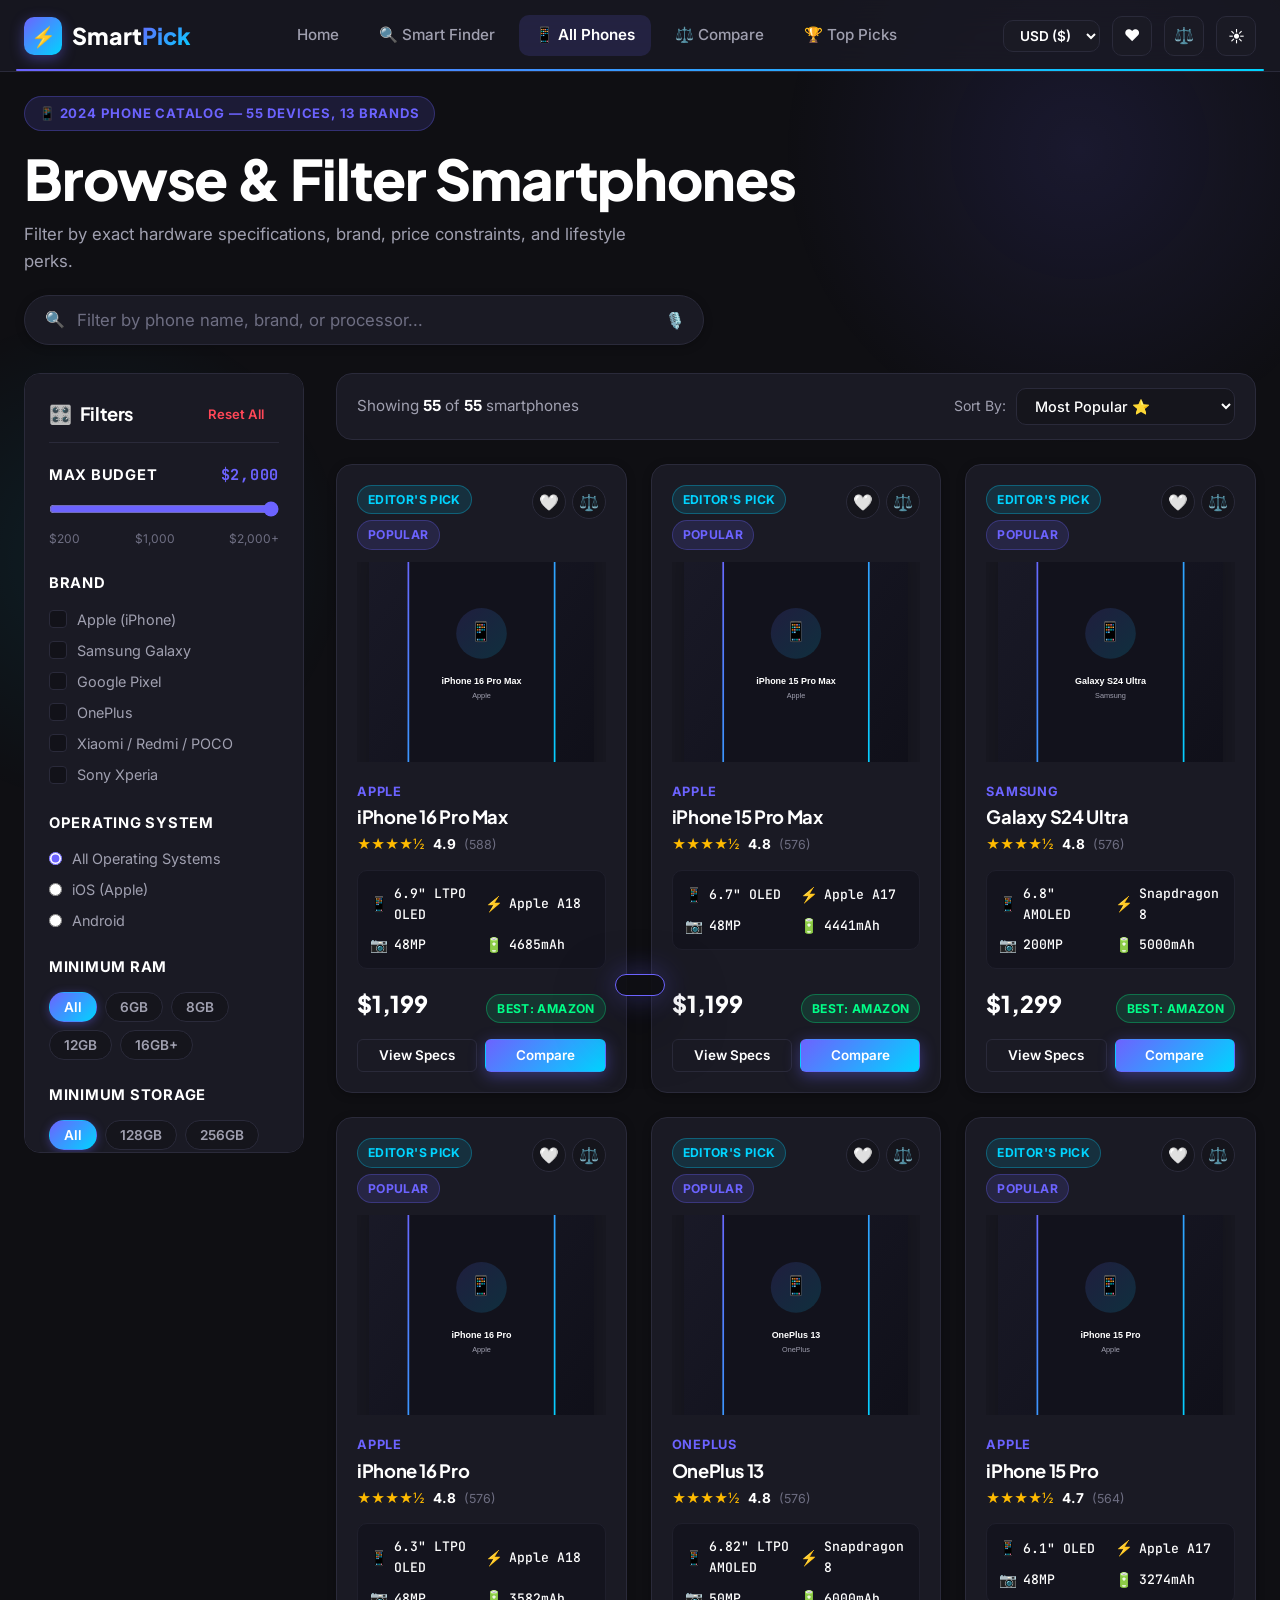
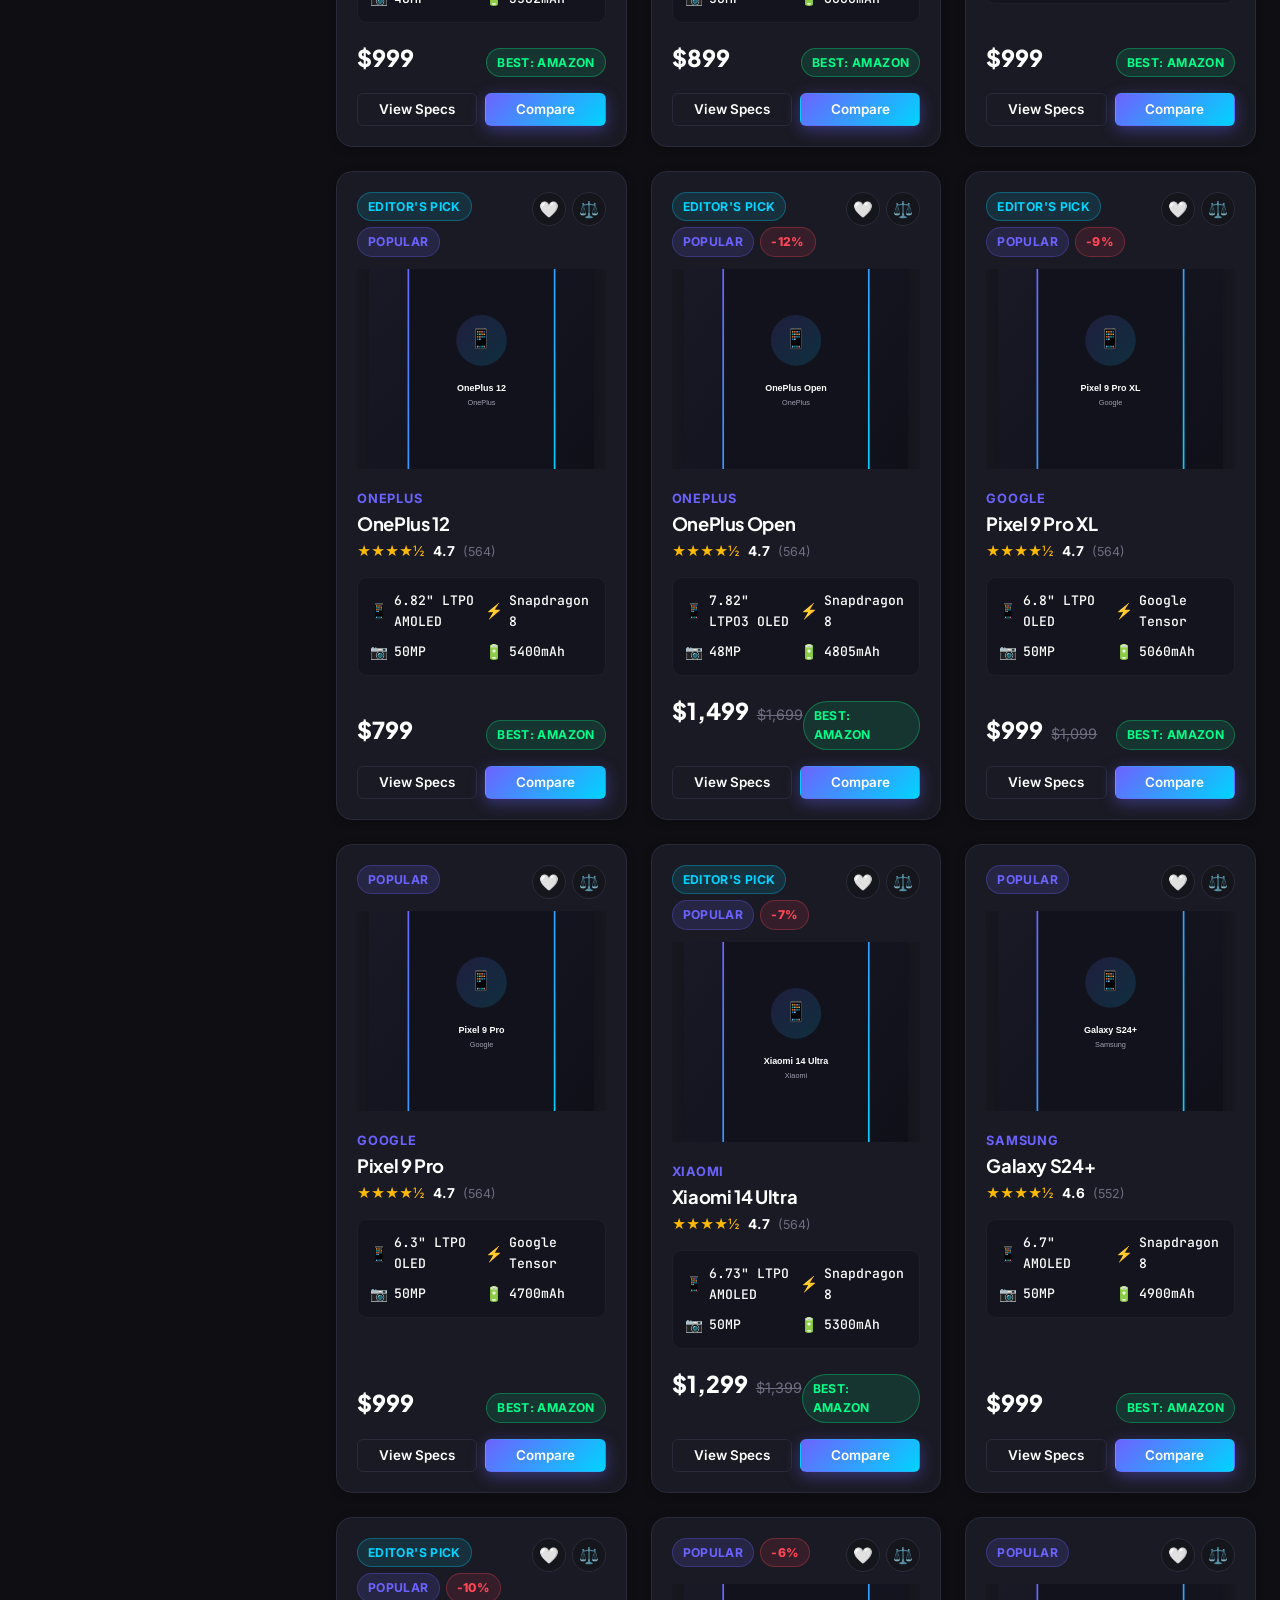
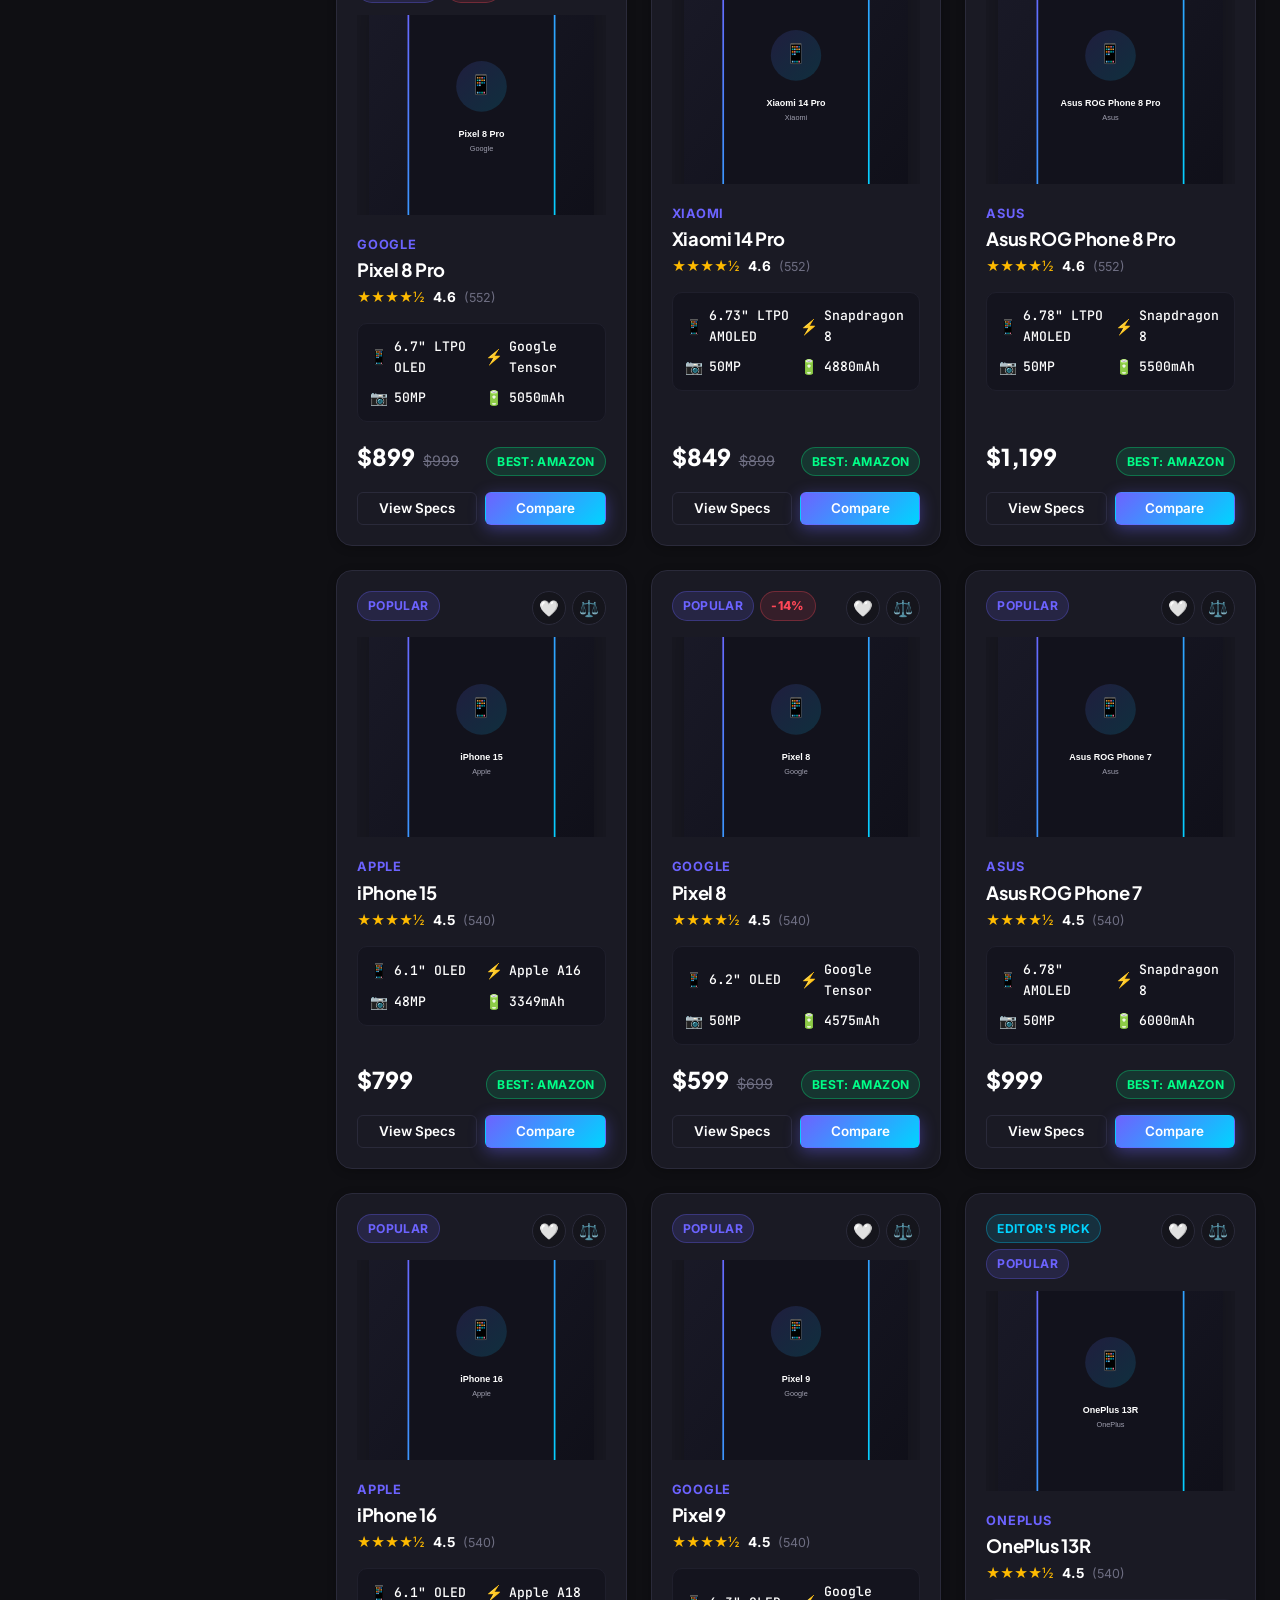
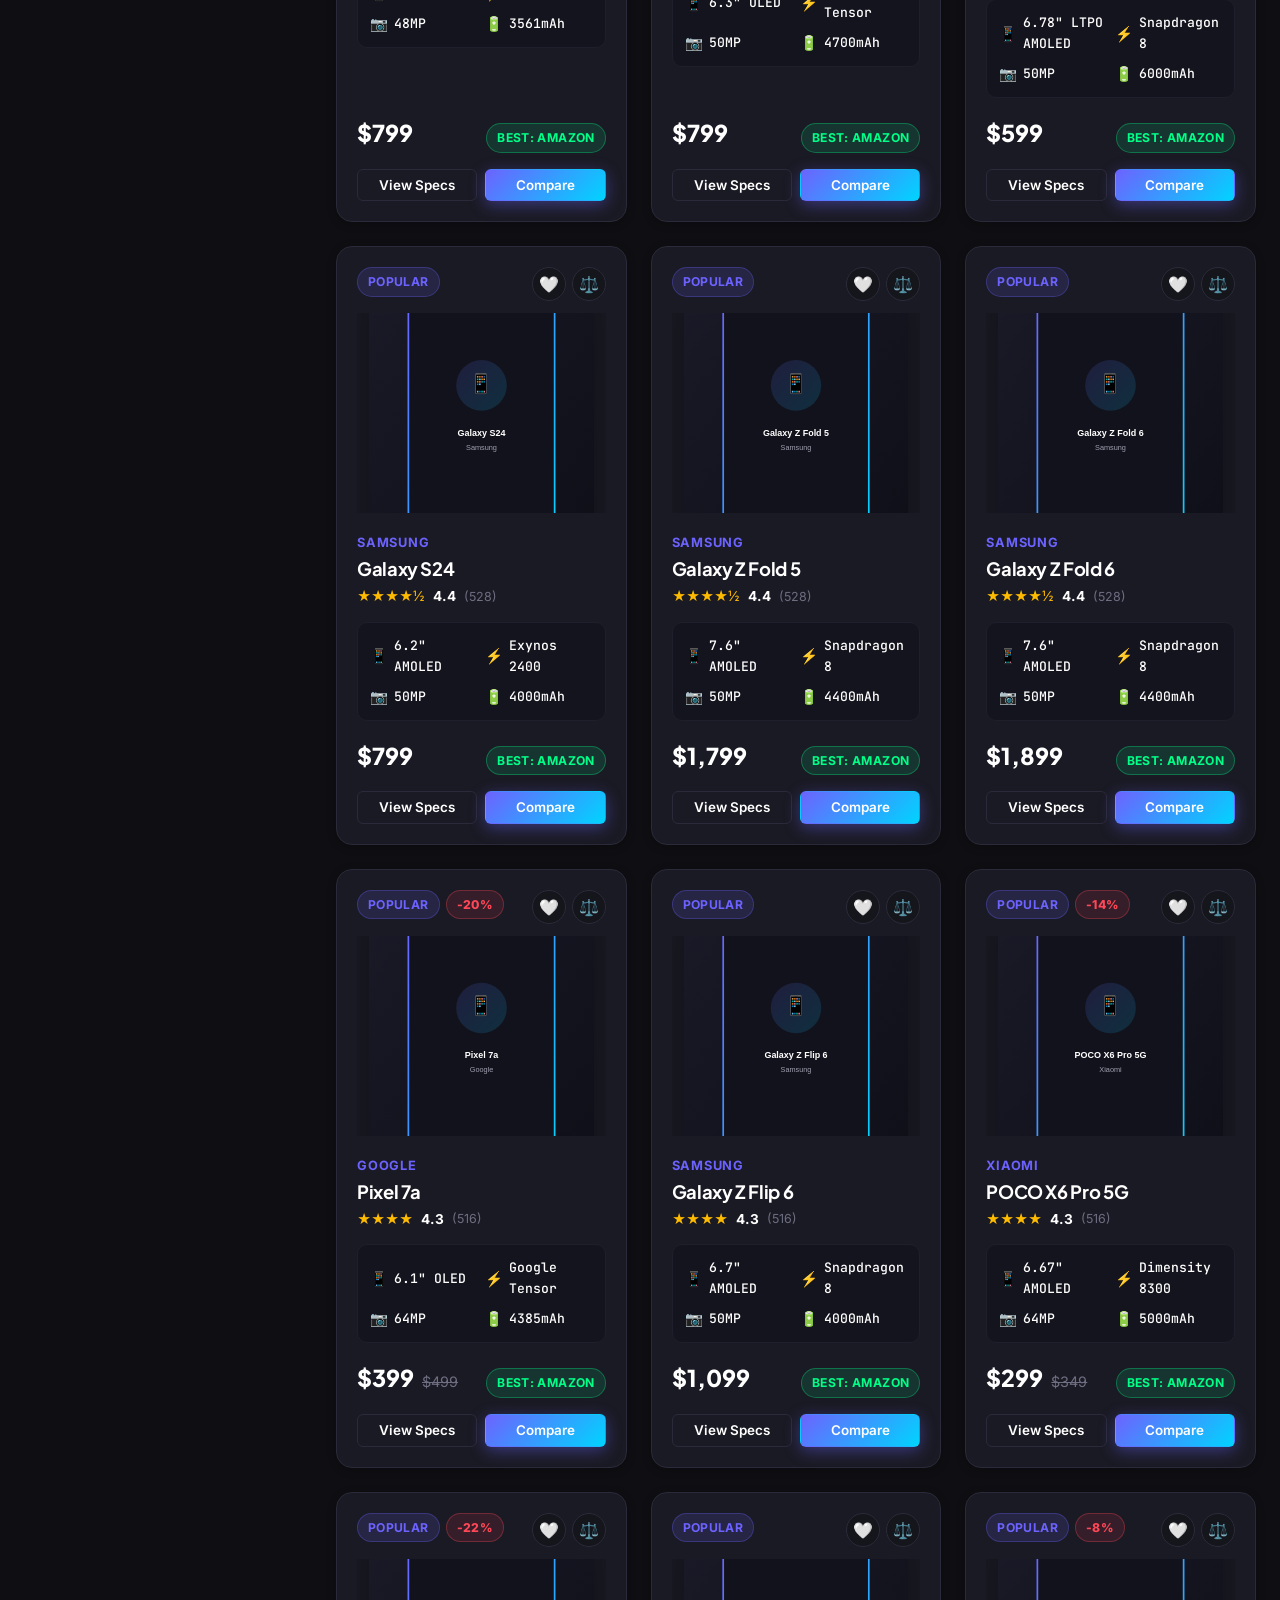
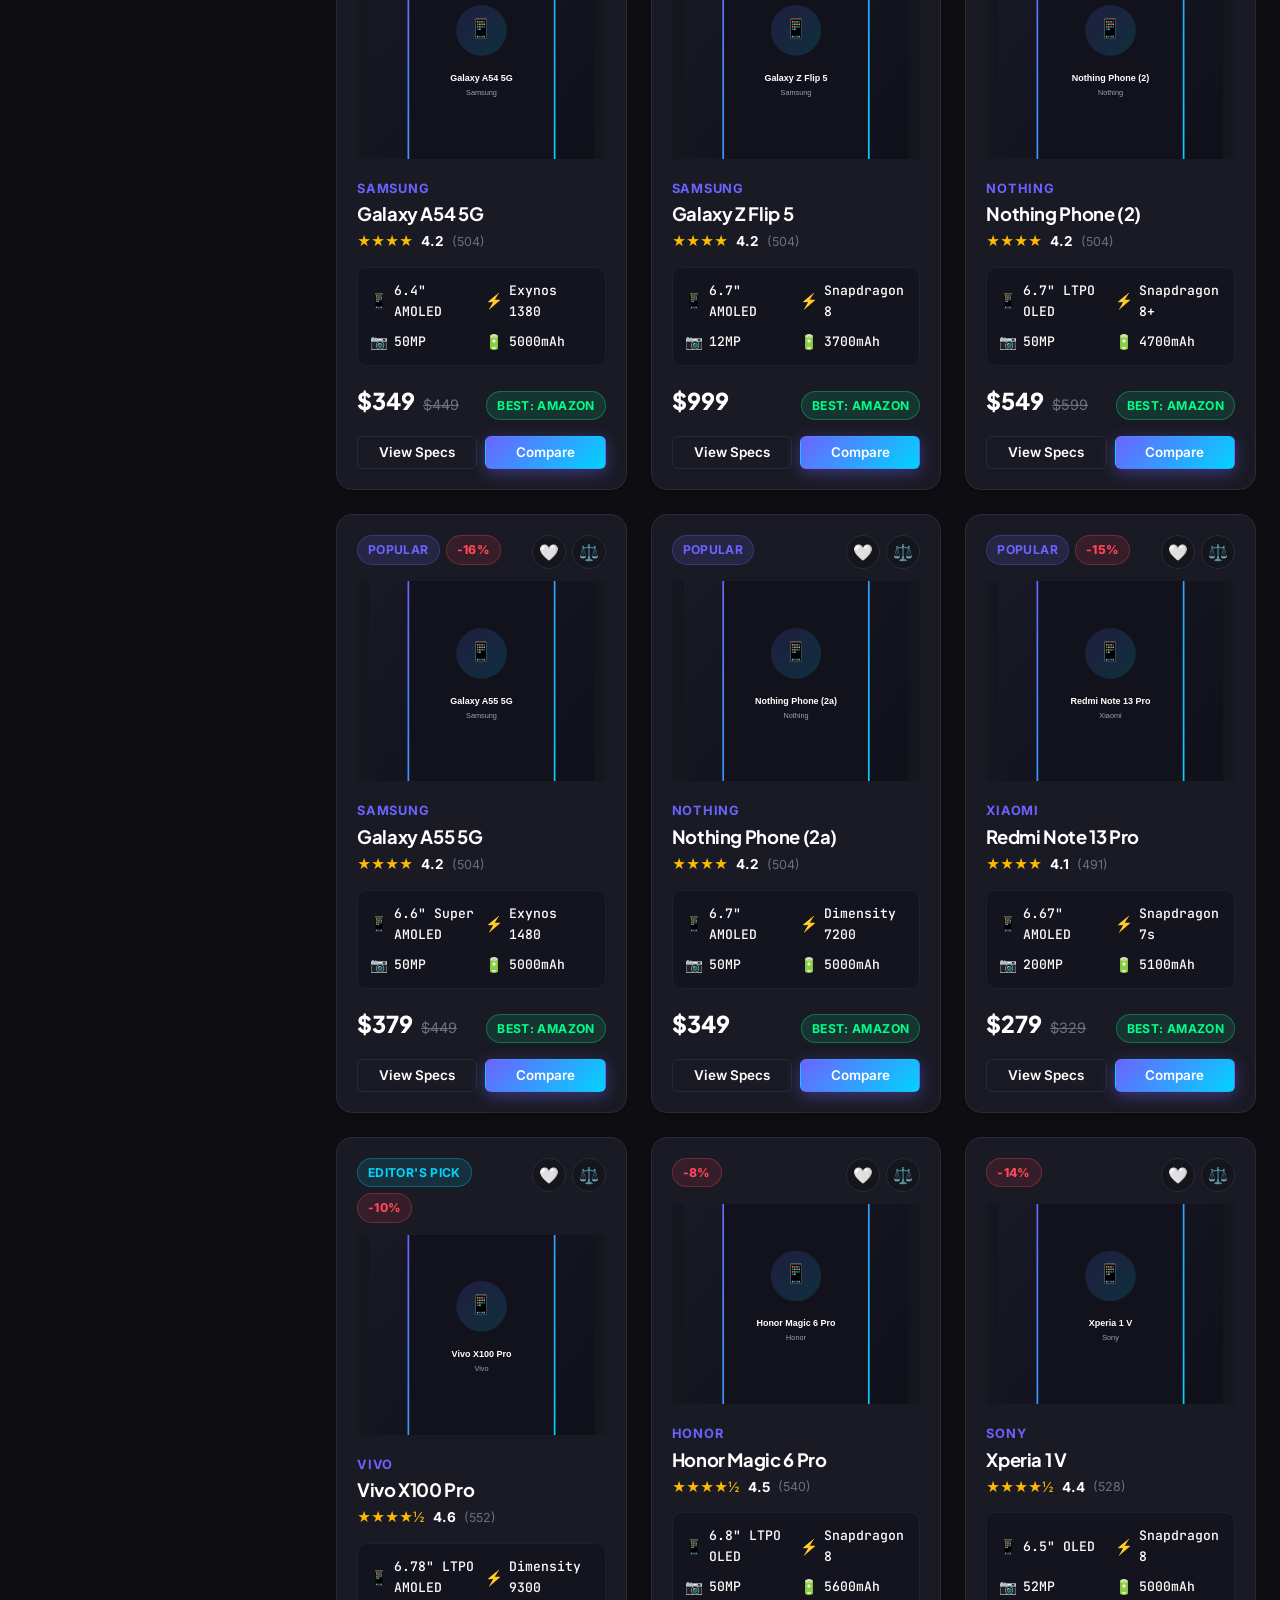
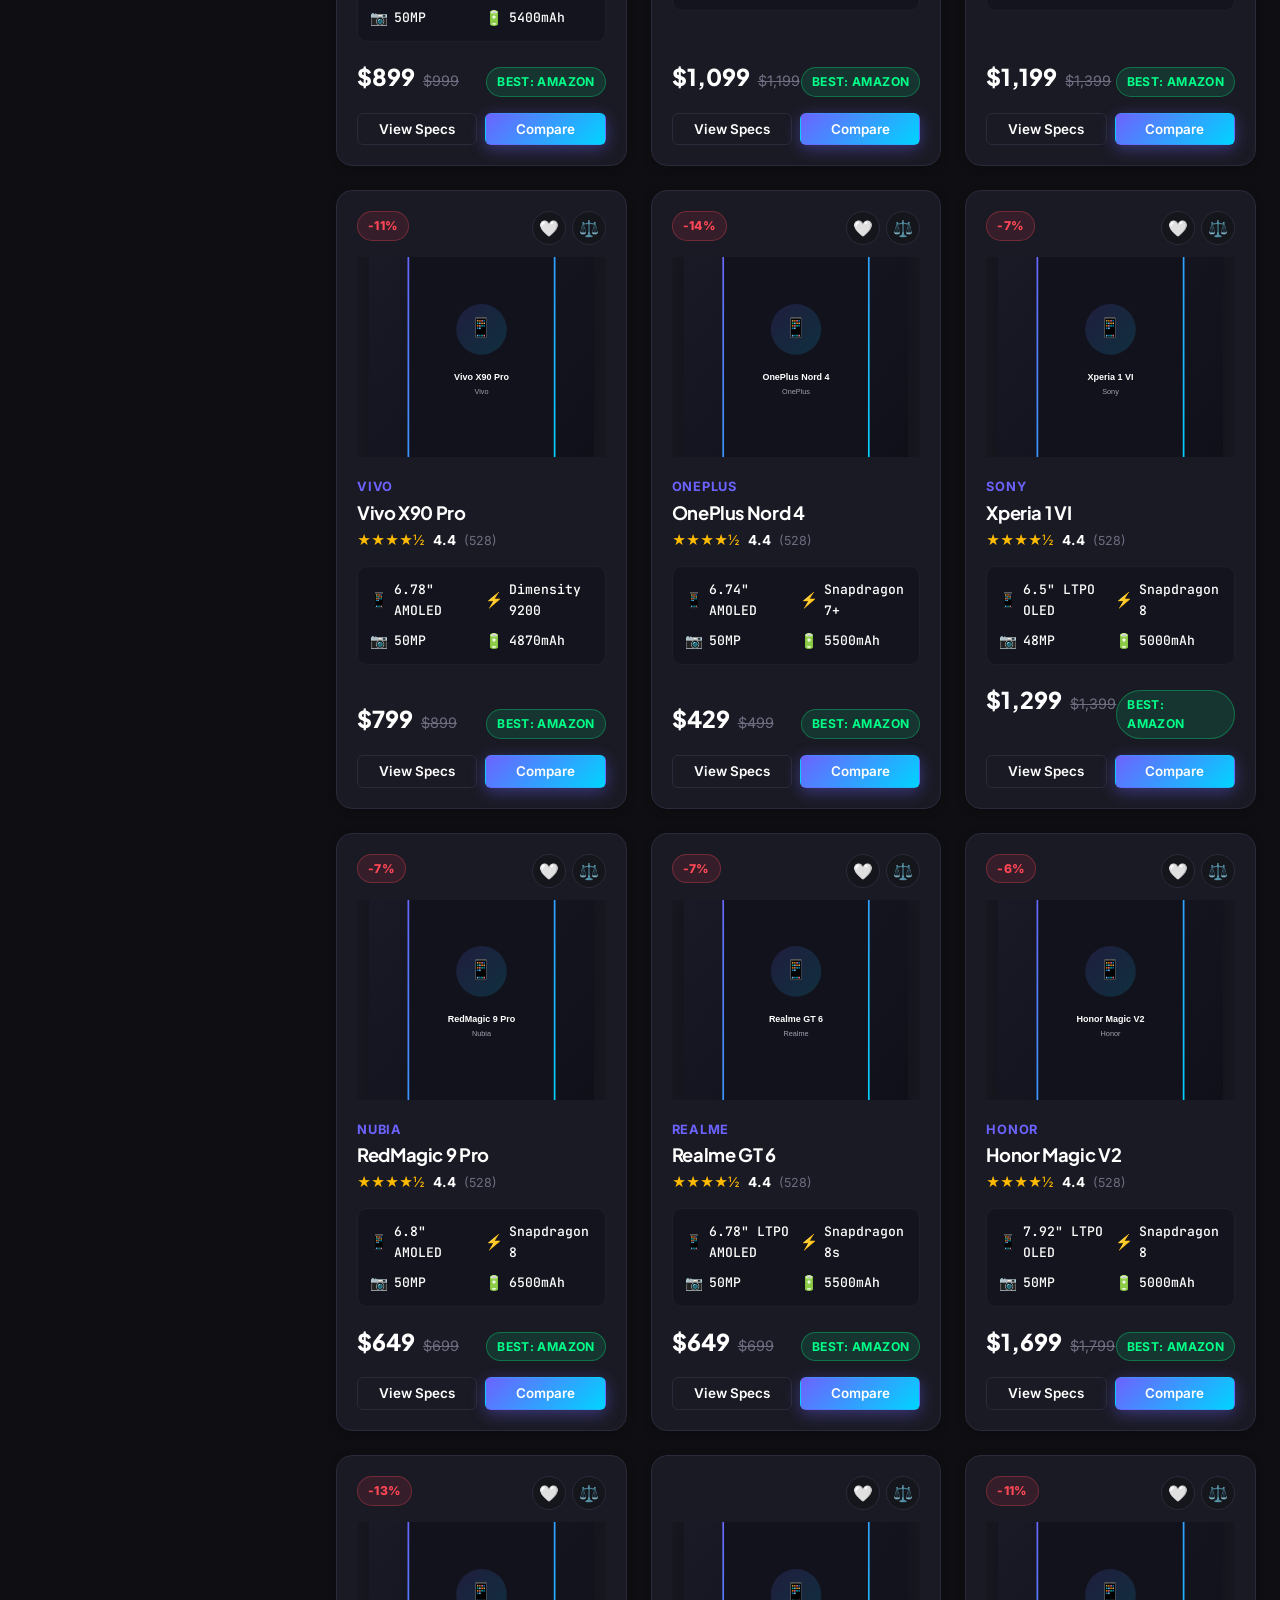
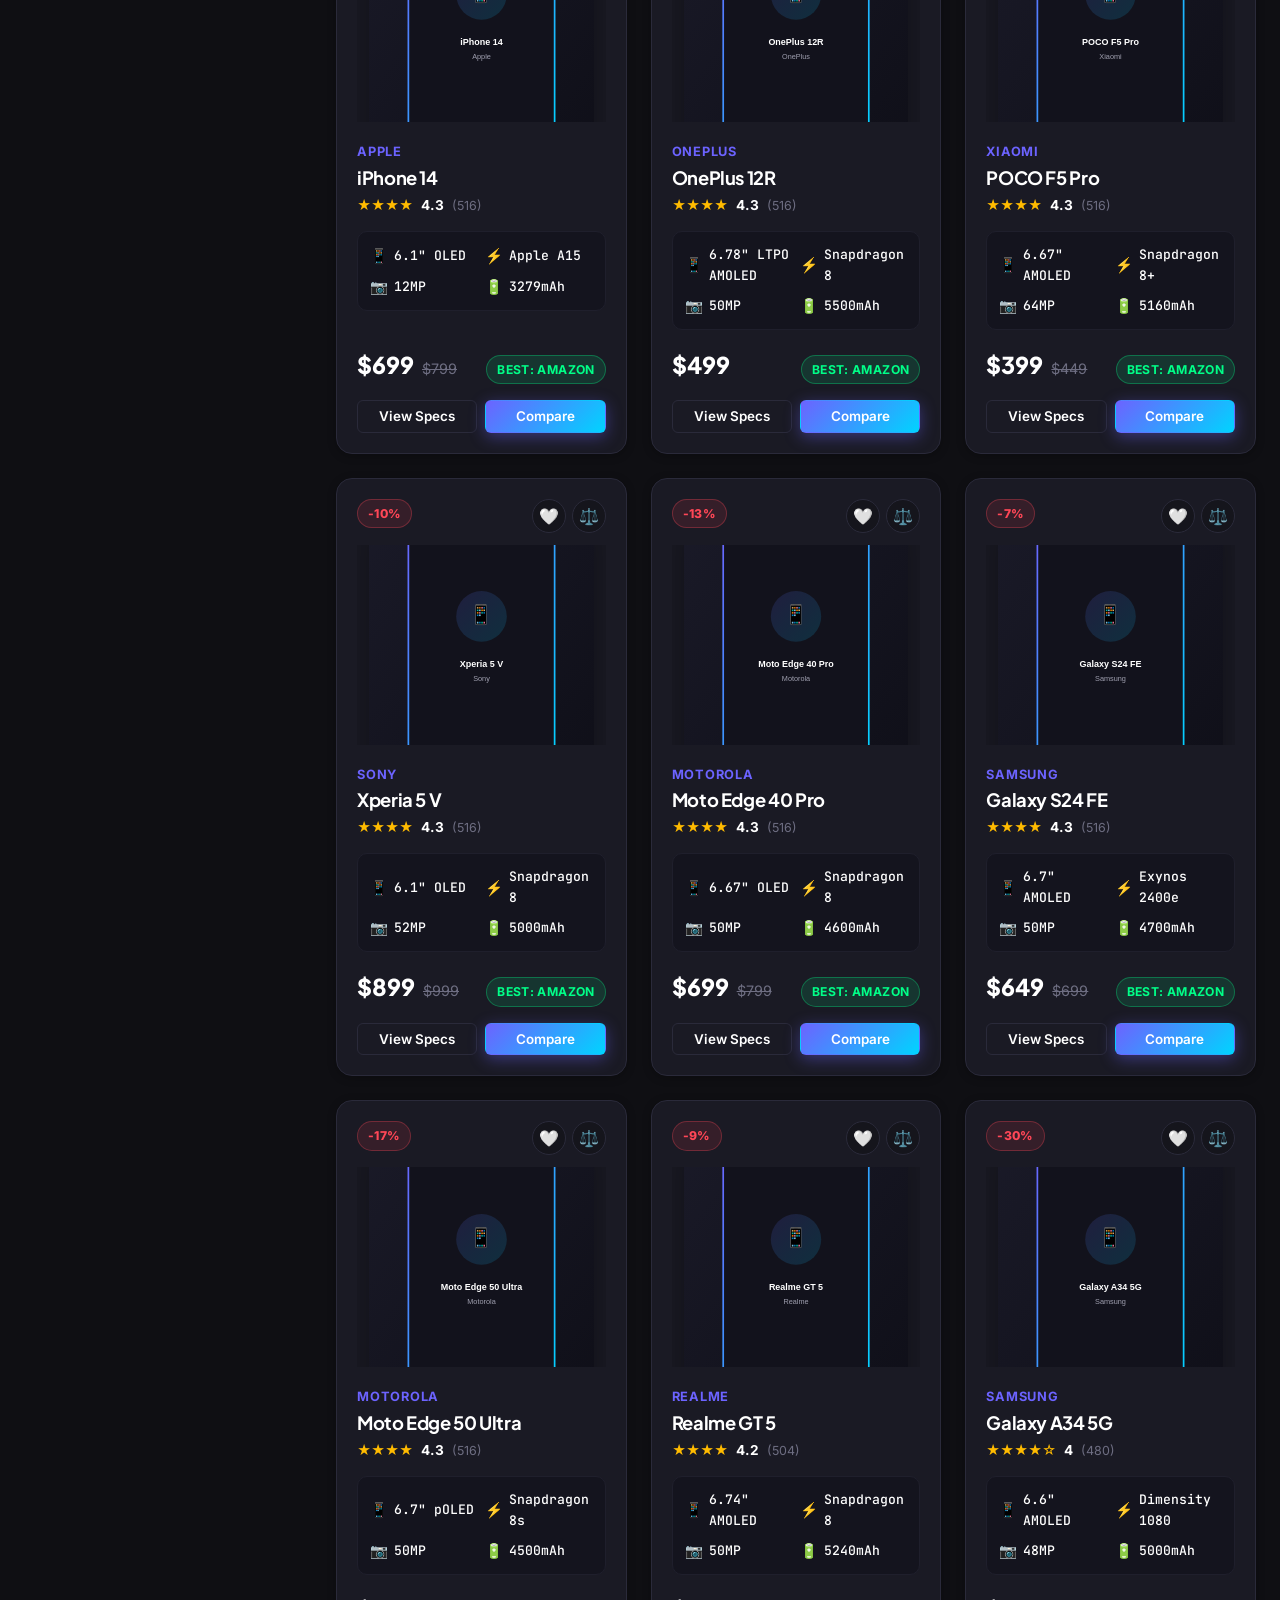
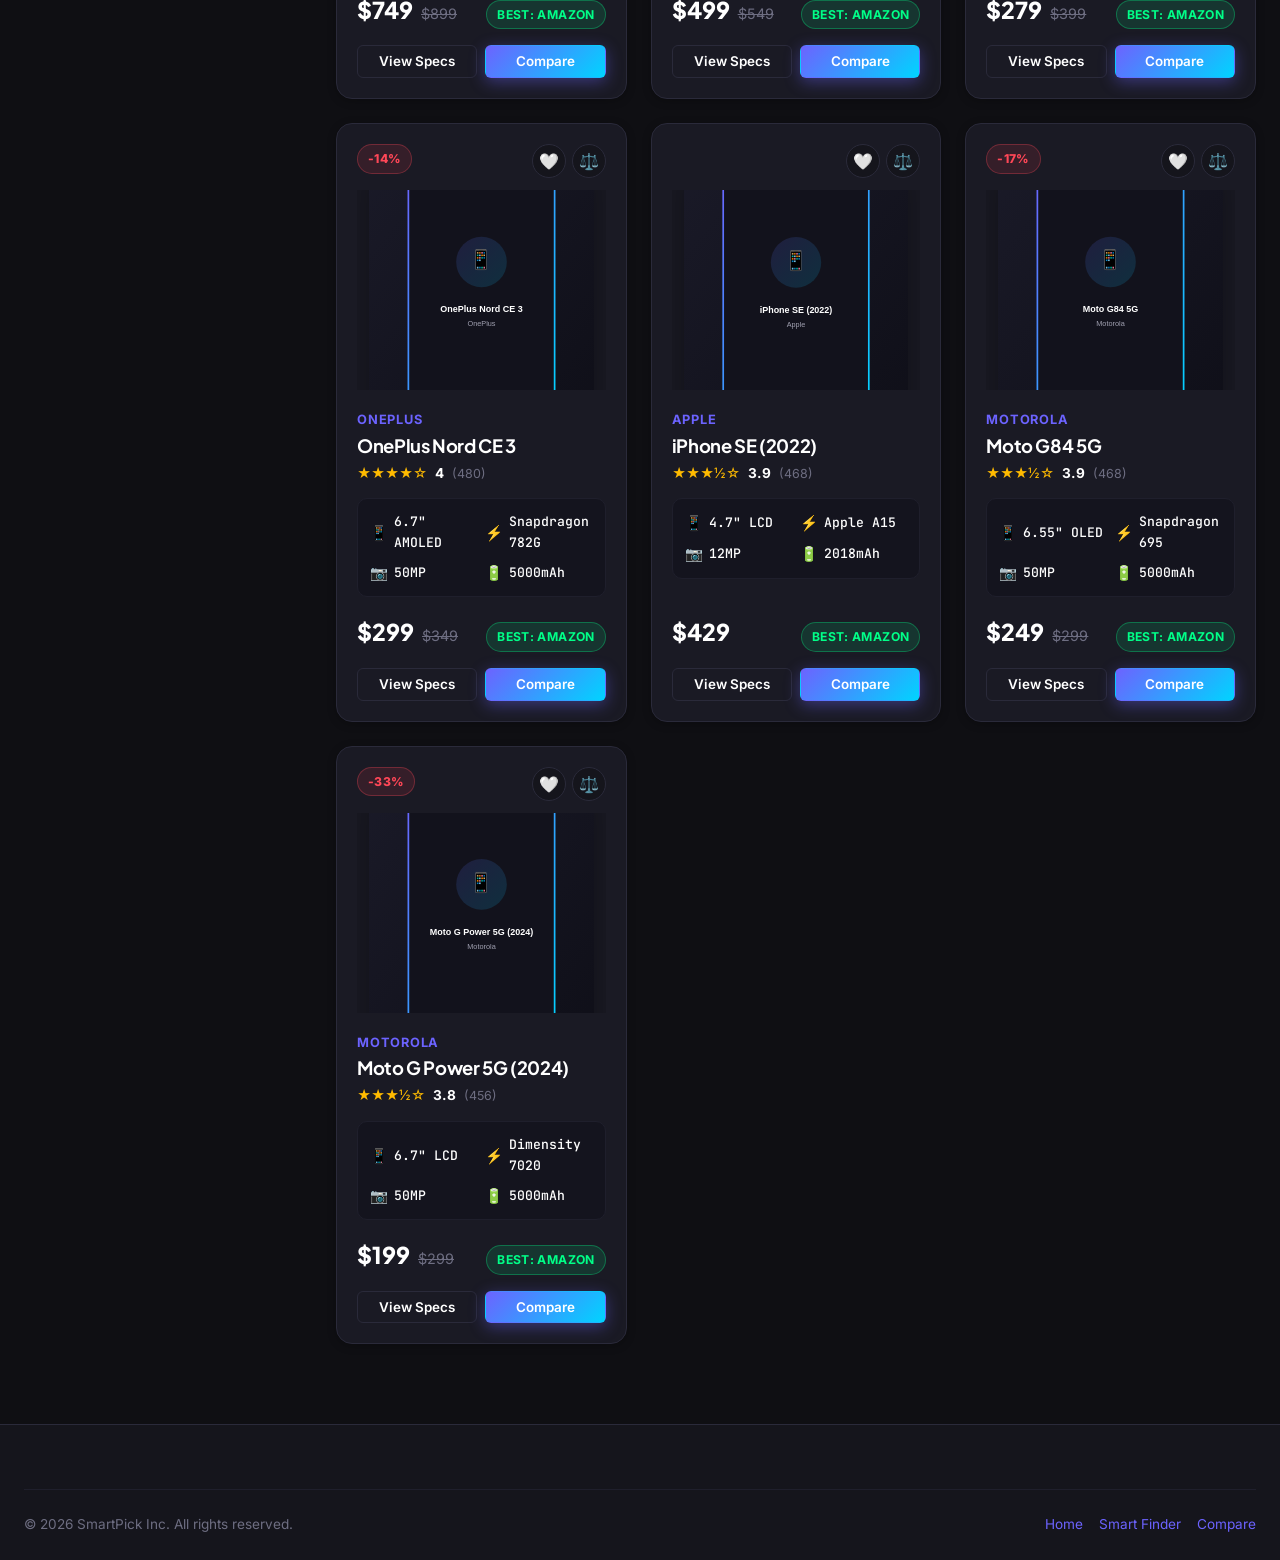
<file: phones.html>
<!DOCTYPE html>
<html lang="en" data-theme="dark">
<head>
  <meta charset="UTF-8" />
  <meta name="viewport" content="width=device-width, initial-scale=1.0" />
  <title>All Smartphones - Advanced Filters & Search | SmartPick</title>
  <meta name="description" content="Explore and filter 55 leading smartphones by price range, RAM, camera megapixels, AMOLED display, battery, and 5G connectivity." />
  
  <!-- Favicon -->
  <link rel="icon" type="image/svg+xml" href="favicon.svg" />
  
  <!-- CSS Stylesheets -->
  <link rel="stylesheet" href="css/dark-light.css" />
  <link rel="stylesheet" href="css/style.css" />
  <link rel="stylesheet" href="css/components.css" />
  <link rel="stylesheet" href="css/animations.css" />
  <link rel="stylesheet" href="css/responsive.css" />
</head>
<body data-page="phones">

  <!-- Main Navigation Bar -->
  <header class="navbar">
    <div class="container nav-container">
      <a href="index.html" class="nav-brand" aria-label="SmartPick Home">
        <div class="brand-icon">⚡</div>
        <span>Smart<span class="gradient-text">Pick</span></span>
      </a>

      <ul class="nav-links">
        <li><a href="index.html" class="nav-link">Home</a></li>
        <li><a href="finder.html" class="nav-link">🔍 Smart Finder</a></li>
        <li><a href="phones.html" class="nav-link active">📱 All Phones</a></li>
        <li><a href="compare.html" class="nav-link">⚖️ Compare</a></li>
        <li><a href="top-picks.html" class="nav-link">🏆 Top Picks</a></li>
      </ul>

      <div class="nav-actions">
        <select class="currency-select" aria-label="Select Currency">
          <option value="USD">USD ($)</option>
          <option value="EUR">EUR (€)</option>
          <option value="GBP">GBP (£)</option>
          <option value="INR">INR (₹)</option>
        </select>

        <a href="wishlist.html" class="nav-icon-btn" title="Saved Wishlist" aria-label="Wishlist">
          <span>❤️</span>
          <span class="nav-badge nav-wishlist-badge" style="display:none;">0</span>
        </a>

        <a href="compare.html" class="nav-icon-btn" title="Comparison List" aria-label="Compare">
          <span>⚖️</span>
          <span class="nav-badge nav-compare-badge" style="display:none;">0</span>
        </a>

        <button class="nav-icon-btn theme-toggle-btn" title="Toggle Theme" aria-label="Toggle Theme">
          ☀️
        </button>

        <button class="menu-toggle" aria-label="Open Navigation Menu">
          ☰
        </button>
      </div>
    </div>
  </header>

  <!-- Main Content -->
  <main class="main-content">
    <div class="container">
      
      <!-- Top Header & Search Bar -->
      <div style="margin-bottom: 28px;">
        <span class="section-badge">📱 2024 Phone Catalog — 55 Devices, 13 Brands</span>
        <h1>Browse & Filter Smartphones</h1>
        <p class="section-subtitle">Filter by exact hardware specifications, brand, price constraints, and lifestyle perks.</p>
        
        <div class="search-wrapper" style="margin-top: 20px; max-width: 680px;">
          <div class="search-input-box">
            <span>🔍</span>
            <input type="text" id="listingSearchInput" placeholder="Filter by phone name, brand, or processor..." aria-label="Search smartphones" autocomplete="off" />
            <div class="search-btn-group">
              <button class="voice-search-btn" id="listingVoiceBtn" title="Voice Search" aria-label="Voice Search">
                🎙️
              </button>
            </div>
          </div>
        </div>
      </div>

      <!-- ── Filter Layout (Sidebar + Grid) ───────────────────── -->
      <div class="filter-layout">
        
        <!-- Left Filter Sidebar -->
        <aside class="filter-sidebar">
          <div class="filter-header">
            <h3 style="font-size: 1.15rem; display: flex; align-items:center; gap:8px;">
              <span>🎛️</span> Filters
            </h3>
            <button id="resetFiltersBtn" class="btn btn-ghost btn-sm" style="color:var(--danger); font-size:0.82rem;">
              Reset All
            </button>
          </div>

          <!-- Price Range Slider -->
          <div class="filter-section">
            <div class="filter-section-title">
              <span>Max Budget</span>
              <span id="priceMaxDisplay" style="color:var(--primary); font-family:var(--font-mono); font-size:0.95rem;">$2,000</span>
            </div>
            <input type="range" id="priceRangeSlider" min="200" max="2000" step="50" value="2000" style="width: 100%; accent-color: var(--primary); cursor: pointer;" />
            <div style="display:flex; justify-content:space-between; font-size:0.75rem; color:var(--text-muted); margin-top:4px;">
              <span>$200</span>
              <span>$1,000</span>
              <span>$2,000+</span>
            </div>
          </div>

          <!-- Brands -->
          <div class="filter-section">
            <div class="filter-section-title">Brand</div>
            <div style="max-height: 180px; overflow-y: auto; padding-right: 4px;">
              <label class="checkbox-label">
                <input type="checkbox" class="brand-checkbox" value="Apple" />
                <span>Apple (iPhone)</span>
              </label>
              <label class="checkbox-label">
                <input type="checkbox" class="brand-checkbox" value="Samsung" />
                <span>Samsung Galaxy</span>
              </label>
              <label class="checkbox-label">
                <input type="checkbox" class="brand-checkbox" value="Google" />
                <span>Google Pixel</span>
              </label>
              <label class="checkbox-label">
                <input type="checkbox" class="brand-checkbox" value="OnePlus" />
                <span>OnePlus</span>
              </label>
              <label class="checkbox-label">
                <input type="checkbox" class="brand-checkbox" value="Xiaomi" />
                <span>Xiaomi / Redmi / POCO</span>
              </label>
              <label class="checkbox-label">
                <input type="checkbox" class="brand-checkbox" value="Sony" />
                <span>Sony Xperia</span>
              </label>
              <label class="checkbox-label">
                <input type="checkbox" class="brand-checkbox" value="Motorola" />
                <span>Motorola</span>
              </label>
              <label class="checkbox-label">
                <input type="checkbox" class="brand-checkbox" value="Asus" />
                <span>Asus ROG</span>
              </label>
              <label class="checkbox-label">
                <input type="checkbox" class="brand-checkbox" value="Nothing" />
                <span>Nothing</span>
              </label>
              <label class="checkbox-label">
                <input type="checkbox" class="brand-checkbox" value="Realme" />
                <span>Realme</span>
              </label>
              <label class="checkbox-label">
                <input type="checkbox" class="brand-checkbox" value="Vivo" />
                <span>Vivo</span>
              </label>
              <label class="checkbox-label">
                <input type="checkbox" class="brand-checkbox" value="Honor" />
                <span>Honor</span>
              </label>
              <label class="checkbox-label">
                <input type="checkbox" class="brand-checkbox" value="Nubia" />
                <span>Nubia / RedMagic</span>
              </label>
            </div>
          </div>

          <!-- Operating System -->
          <div class="filter-section">
            <div class="filter-section-title">Operating System</div>
            <label class="checkbox-label">
              <input type="radio" name="osFilter" value="all" checked style="accent-color:var(--primary);" />
              <span>All Operating Systems</span>
            </label>
            <label class="checkbox-label">
              <input type="radio" name="osFilter" value="ios" style="accent-color:var(--primary);" />
              <span>iOS (Apple)</span>
            </label>
            <label class="checkbox-label">
              <input type="radio" name="osFilter" value="android" style="accent-color:var(--primary);" />
              <span>Android</span>
            </label>
          </div>

          <!-- RAM Minimum -->
          <div class="filter-section">
            <div class="filter-section-title">Minimum RAM</div>
            <div class="pill-filter-group">
              <button class="pill-filter ram-pill active" data-ram="0">All</button>
              <button class="pill-filter ram-pill" data-ram="6">6GB</button>
              <button class="pill-filter ram-pill" data-ram="8">8GB</button>
              <button class="pill-filter ram-pill" data-ram="12">12GB</button>
              <button class="pill-filter ram-pill" data-ram="16">16GB+</button>
            </div>
          </div>

          <!-- Storage Minimum -->
          <div class="filter-section">
            <div class="filter-section-title">Minimum Storage</div>
            <div class="pill-filter-group">
              <button class="pill-filter storage-pill active" data-storage="0">All</button>
              <button class="pill-filter storage-pill" data-storage="128">128GB</button>
              <button class="pill-filter storage-pill" data-storage="256">256GB</button>
              <button class="pill-filter storage-pill" data-storage="512">512GB</button>
              <button class="pill-filter storage-pill" data-storage="1024">1TB</button>
            </div>
          </div>

          <!-- Main Camera MP -->
          <div class="filter-section">
            <div class="filter-section-title">Main Camera</div>
            <div class="pill-filter-group">
              <button class="pill-filter camera-pill active" data-mp="0">All</button>
              <button class="pill-filter camera-pill" data-mp="48">48MP+</button>
              <button class="pill-filter camera-pill" data-mp="50">50MP+</button>
              <button class="pill-filter camera-pill" data-mp="108">108MP+</button>
              <button class="pill-filter camera-pill" data-mp="200">200MP</button>
            </div>
          </div>

          <!-- Battery Capacity -->
          <div class="filter-section">
            <div class="filter-section-title">Battery Capacity</div>
            <div class="pill-filter-group">
              <button class="pill-filter battery-pill active" data-battery="0">All</button>
              <button class="pill-filter battery-pill" data-battery="4000">4000mAh+</button>
              <button class="pill-filter battery-pill" data-battery="5000">5000mAh+</button>
            </div>
          </div>

          <!-- Refresh Rate -->
          <div class="filter-section">
            <div class="filter-section-title">Refresh Rate</div>
            <div class="pill-filter-group">
              <button class="pill-filter refresh-pill active" data-refresh="0">All</button>
              <button class="pill-filter refresh-pill" data-refresh="90">90Hz+</button>
              <button class="pill-filter refresh-pill" data-refresh="120">120Hz+</button>
              <button class="pill-filter refresh-pill" data-refresh="144">144Hz+</button>
            </div>
          </div>

          <!-- Display Type -->
          <div class="filter-section">
            <div class="filter-section-title">Display Type</div>
            <label class="checkbox-label">
              <input type="checkbox" class="display-type-check" value="AMOLED" />
              <span>AMOLED / Dynamic AMOLED</span>
            </label>
            <label class="checkbox-label">
              <input type="checkbox" class="display-type-check" value="OLED" />
              <span>OLED / Super Retina</span>
            </label>
            <label class="checkbox-label">
              <input type="checkbox" class="display-type-check" value="LTPO" />
              <span>LTPO Variable Refresh</span>
            </label>
            <label class="checkbox-label">
              <input type="checkbox" class="display-type-check" value="LCD" />
              <span>LCD</span>
            </label>
          </div>

          <!-- Special Features -->
          <div class="filter-section">
            <div class="filter-section-title">Special Features</div>
            <label class="checkbox-label">
              <input type="checkbox" class="filter-feature-check" value="5g" />
              <span>📶 5G Connectivity</span>
            </label>
            <label class="checkbox-label">
              <input type="checkbox" class="filter-feature-check" value="wirelessCharging" />
              <span>🔋 Wireless Charging</span>
            </label>
            <label class="checkbox-label">
              <input type="checkbox" class="filter-feature-check" value="fastCharging" />
              <span>⚡ Fast Charging (45W+)</span>
            </label>
            <label class="checkbox-label">
              <input type="checkbox" class="filter-feature-check" value="ip68" />
              <span>💧 Water Resistant (IP68)</span>
            </label>
            <label class="checkbox-label">
              <input type="checkbox" class="filter-feature-check" value="foldable" />
              <span>📖 Foldable Screen</span>
            </label>
            <label class="checkbox-label">
              <input type="checkbox" class="filter-feature-check" value="stylus" />
              <span>✏️ Stylus / S-Pen Support</span>
            </label>
            <label class="checkbox-label">
              <input type="checkbox" class="filter-feature-check" value="headphoneJack" />
              <span>🎧 3.5mm Headphone Jack</span>
            </label>
            <label class="checkbox-label">
              <input type="checkbox" class="filter-feature-check" value="microSD" />
              <span>💾 MicroSD Card Slot</span>
            </label>
            <label class="checkbox-label">
              <input type="checkbox" class="filter-feature-check" value="nfc" />
              <span>💳 NFC Payment</span>
            </label>
          </div>
        </aside>

        <!-- Right Catalog Area -->
        <div>
          <!-- Toolbar (Count & Sort) -->
          <div class="catalog-toolbar">
            <div id="resultsCount" class="results-count">
              Showing <strong>30</strong> smartphones
            </div>

            <div class="sort-select-wrap">
              <label for="sortSelect" style="font-size:0.88rem; color:var(--text-secondary);">Sort By:</label>
              <select id="sortSelect" class="select-custom" aria-label="Sort Phones">
                <option value="popular">Most Popular ⭐</option>
                <option value="price-asc">Price: Low to High 💵</option>
                <option value="price-desc">Price: High to Low 👑</option>
                <option value="rating-desc">Highest Rated ⭐</option>
                <option value="newest">Newest Release 🆕</option>
                <option value="value">Best Value for Money 💎</option>
              </select>
            </div>
          </div>

          <!-- Phones Grid -->
          <div id="phonesGrid" style="display:grid; grid-template-columns:repeat(auto-fill, minmax(280px, 1fr)); gap:24px;">
            <!-- Dynamically populated by js/app.js -->
          </div>
        </div>

      </div>

    </div>
  </main>

  <!-- ── Footer ────────────────────────────────────────────── -->
  <footer class="footer">
    <div class="container">
      <div class="footer-bottom">
        <div>© 2026 SmartPick Inc. All rights reserved.</div>
        <div style="display:flex; gap:16px;">
          <a href="index.html">Home</a>
          <a href="finder.html">Smart Finder</a>
          <a href="compare.html">Compare</a>
        </div>
      </div>
    </div>
  </footer>

  <!-- Scripts -->
  <script src="js/data/phones.js"></script>
  <script src="js/wishlist.js"></script>
  <script src="js/compare.js"></script>
  <script src="js/filters.js"></script>
  <script src="js/priceChart.js"></script>
  <script src="js/finder.js"></script>
  <script src="js/ui.js"></script>
  <script src="js/app.js"></script>
</body>
</html>
</file>
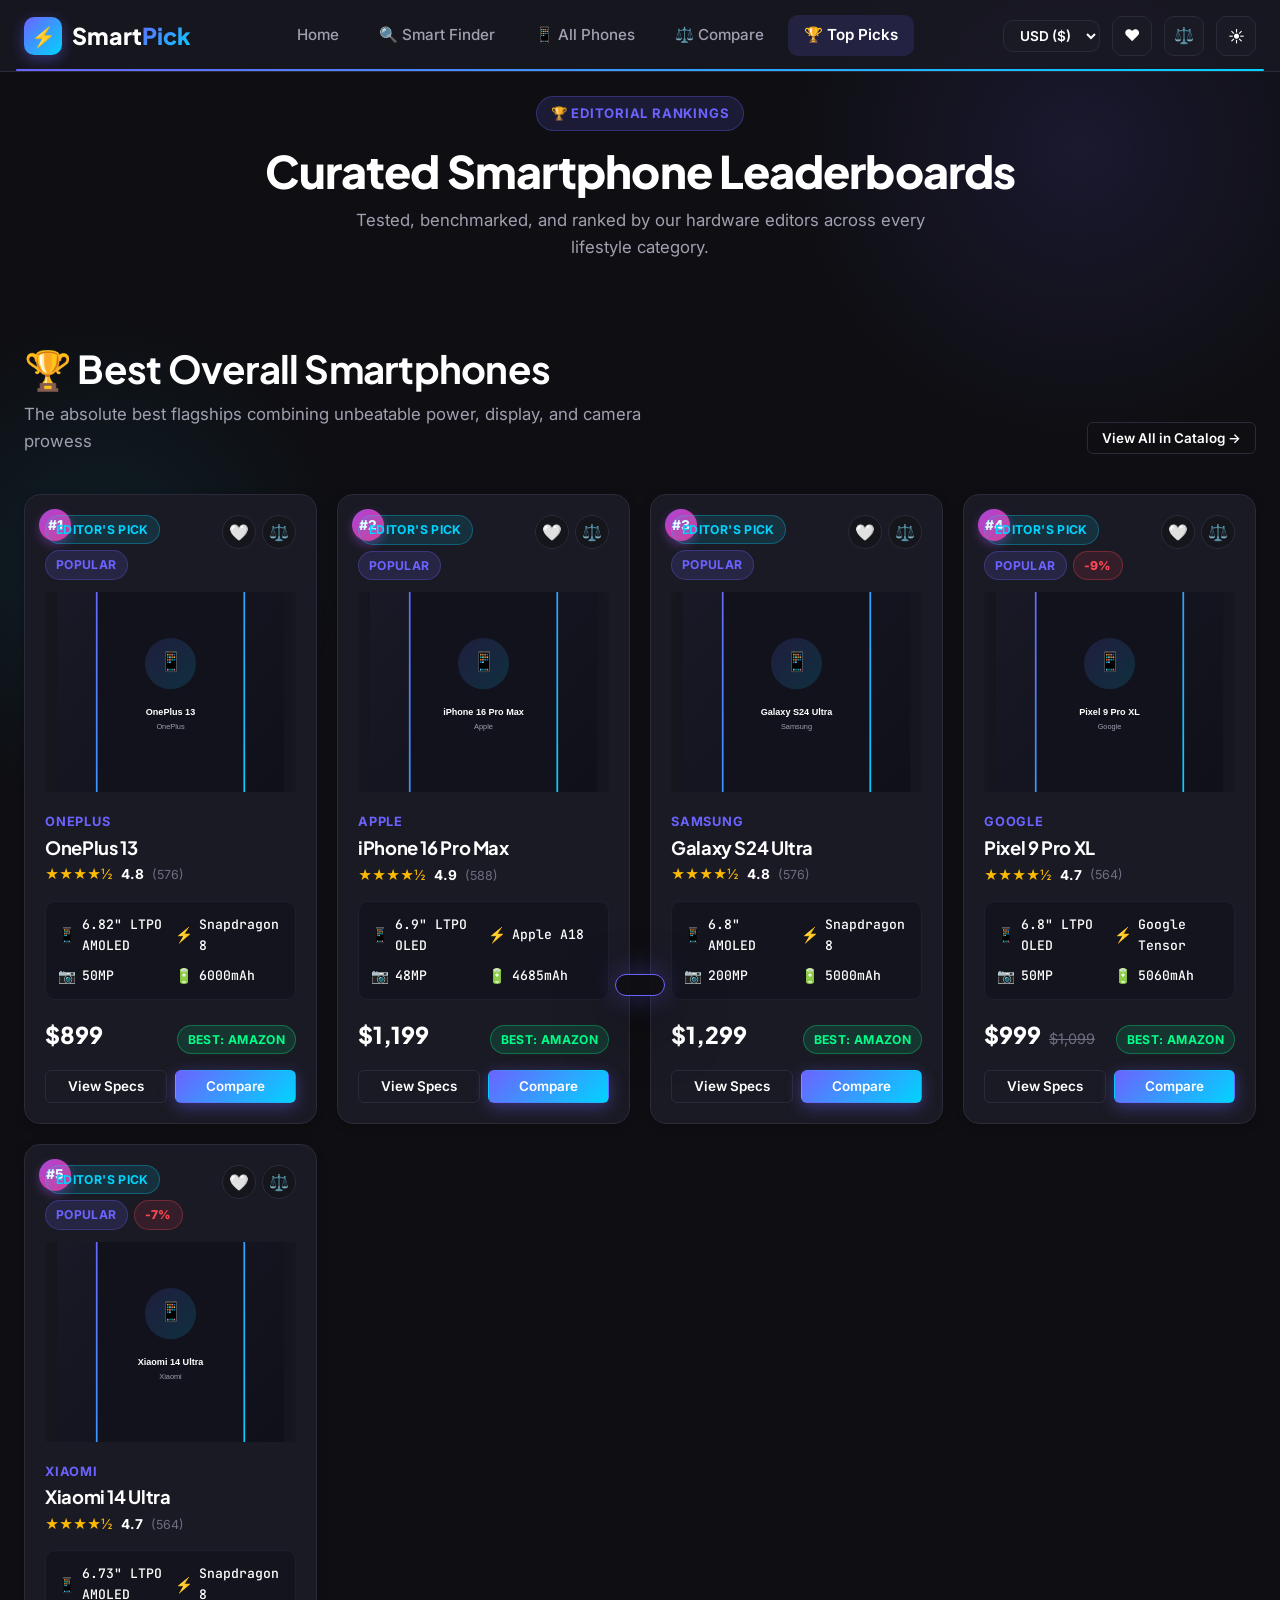
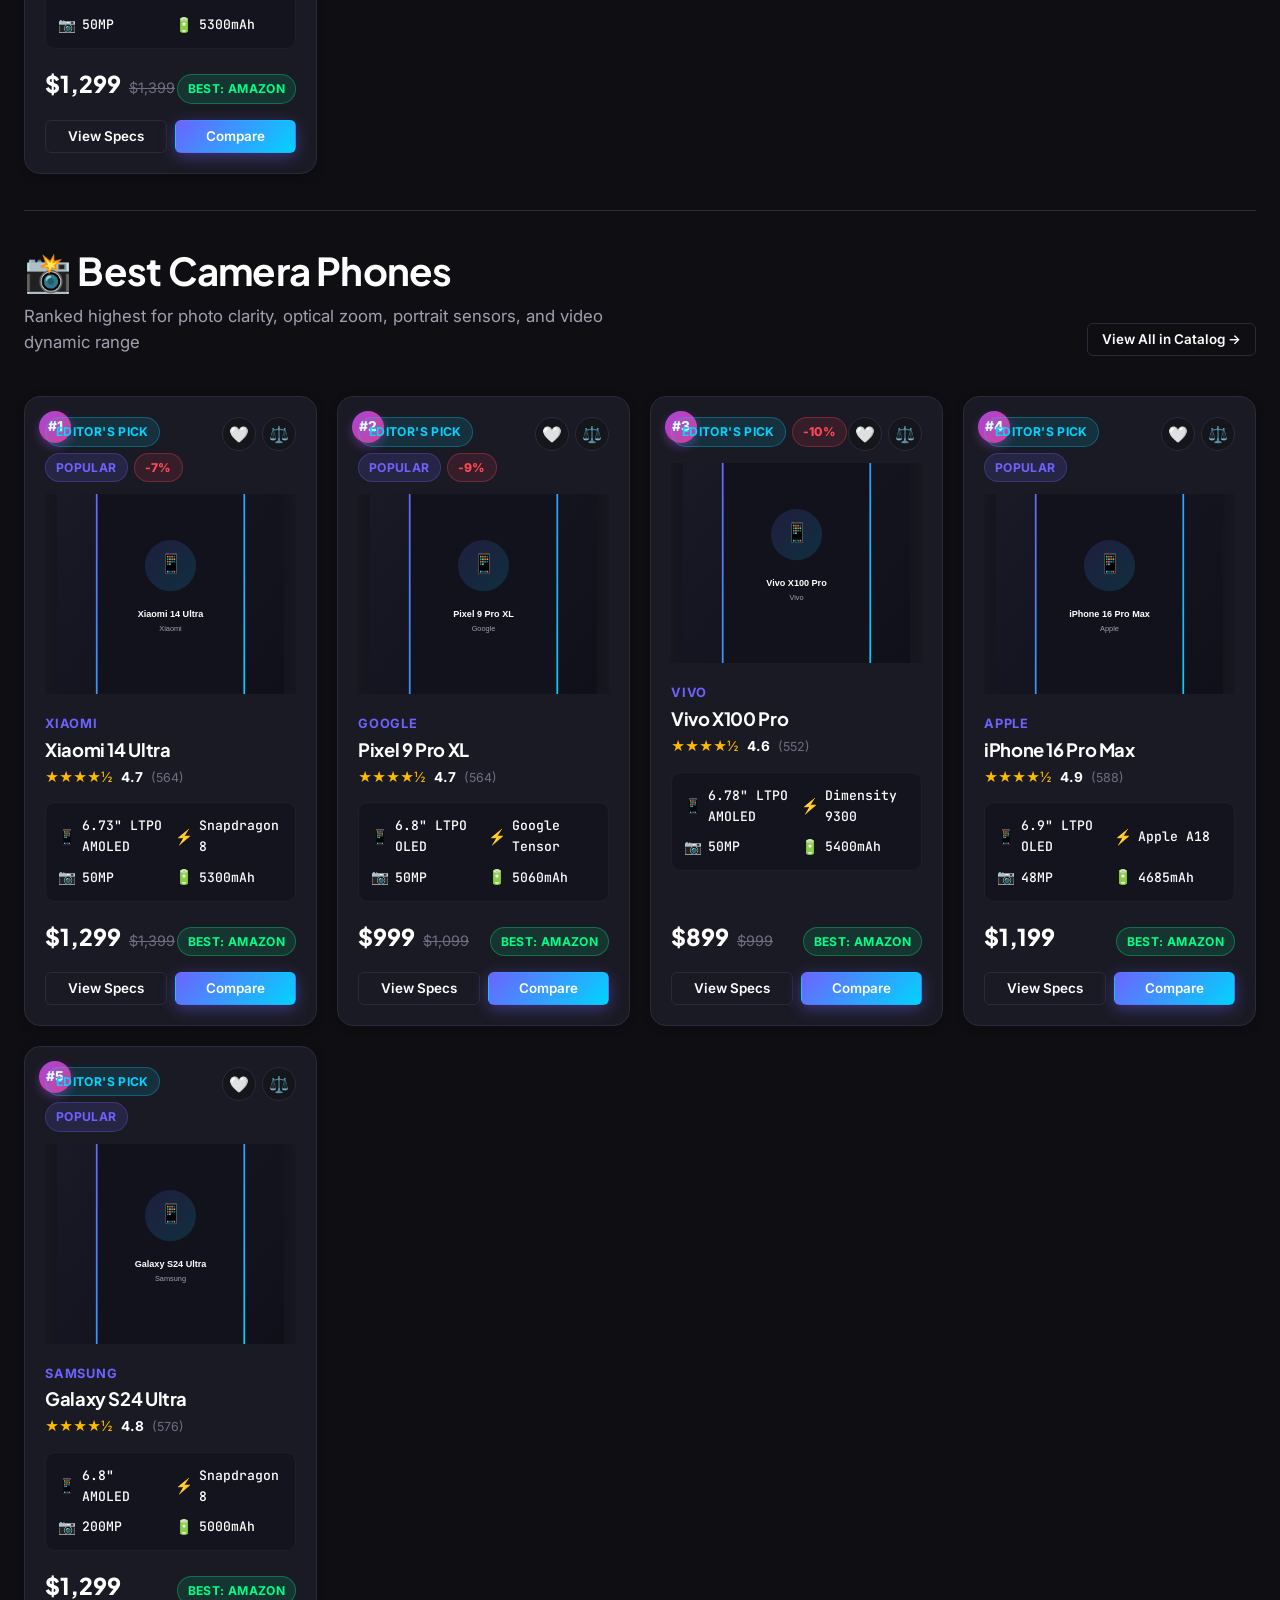
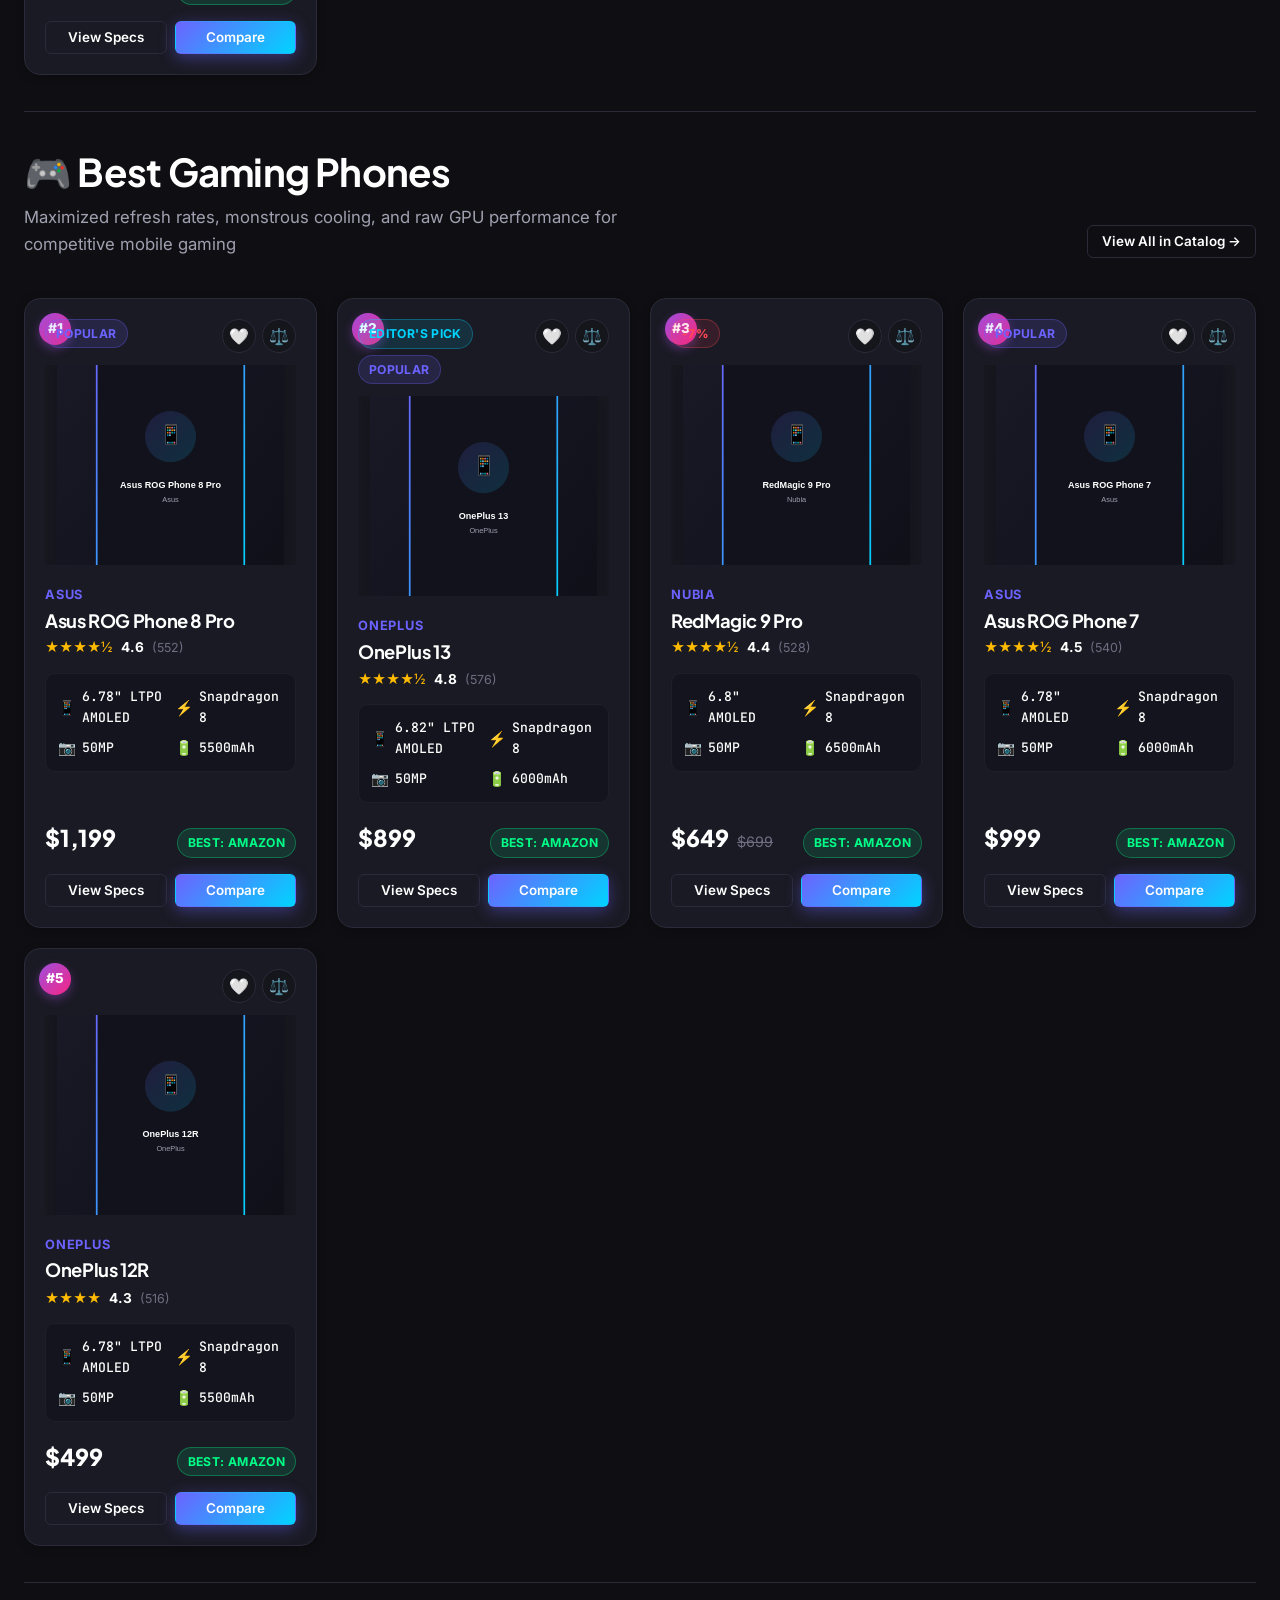
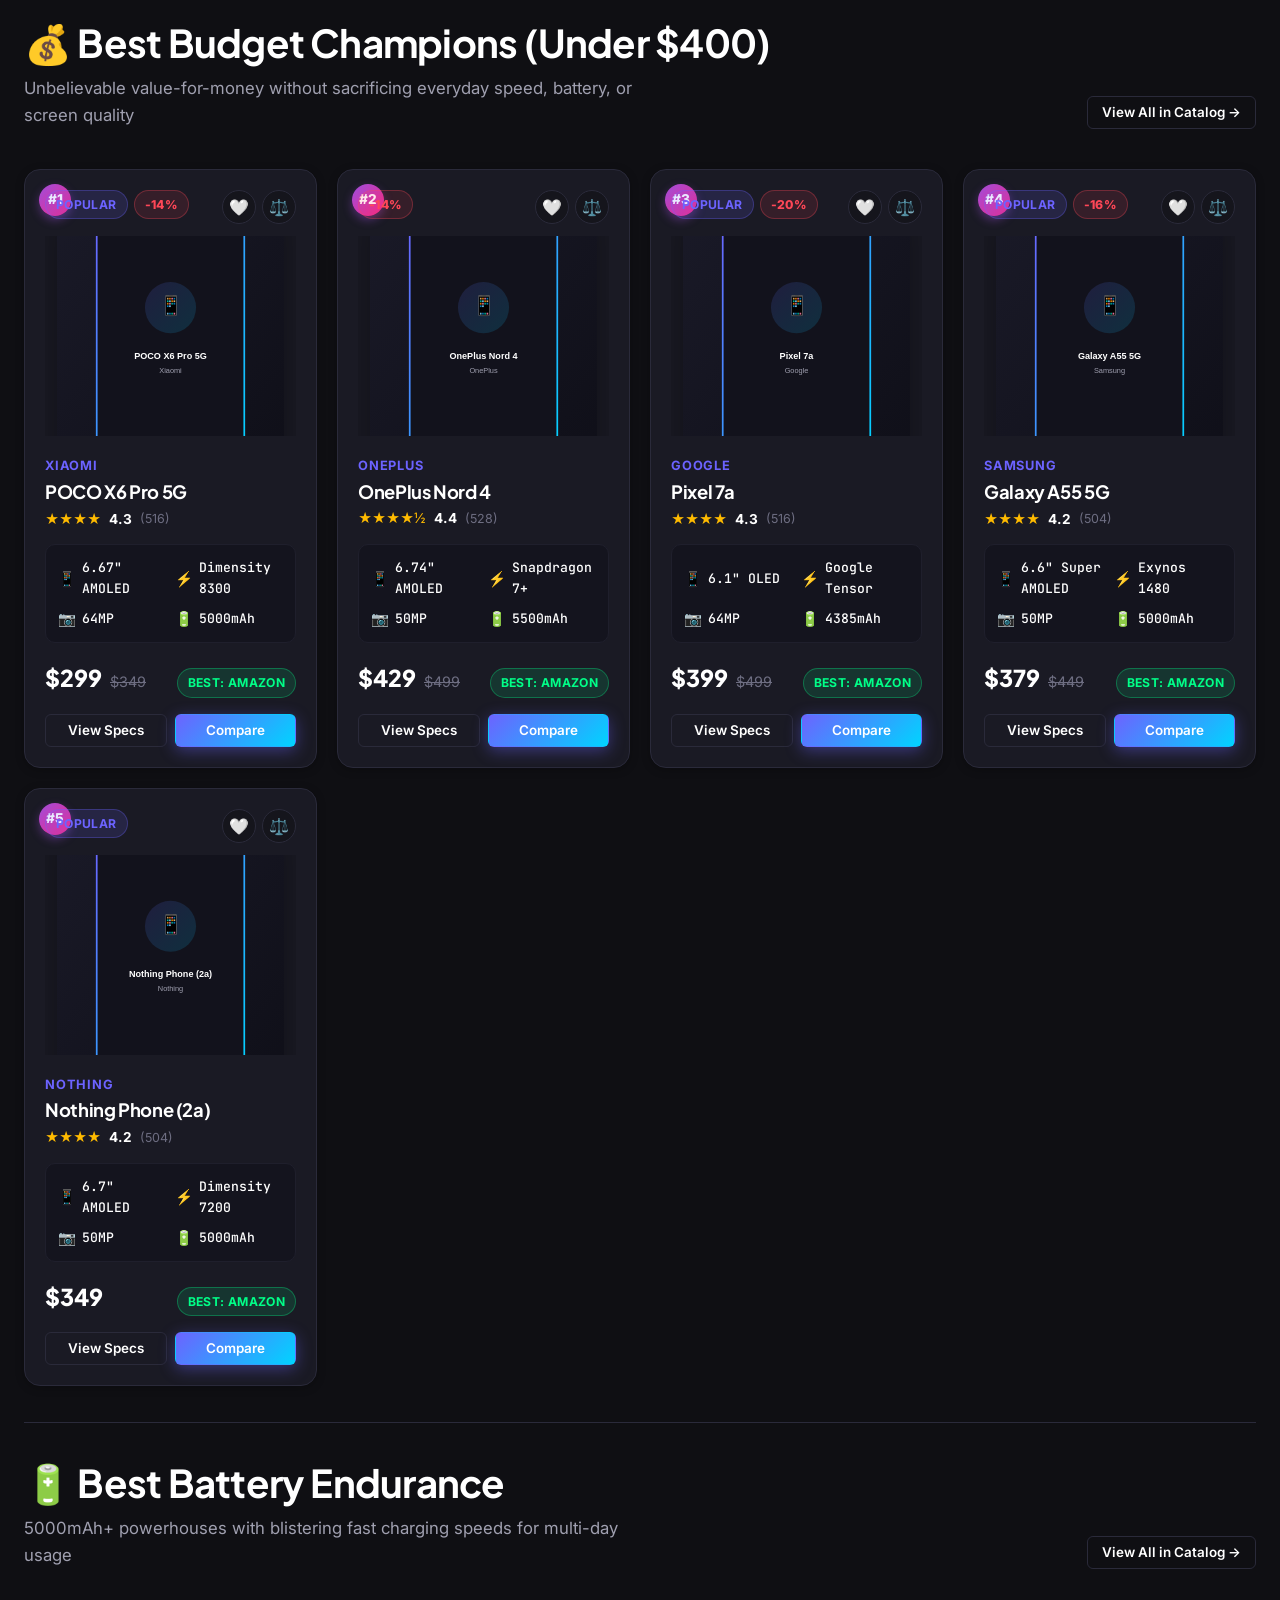
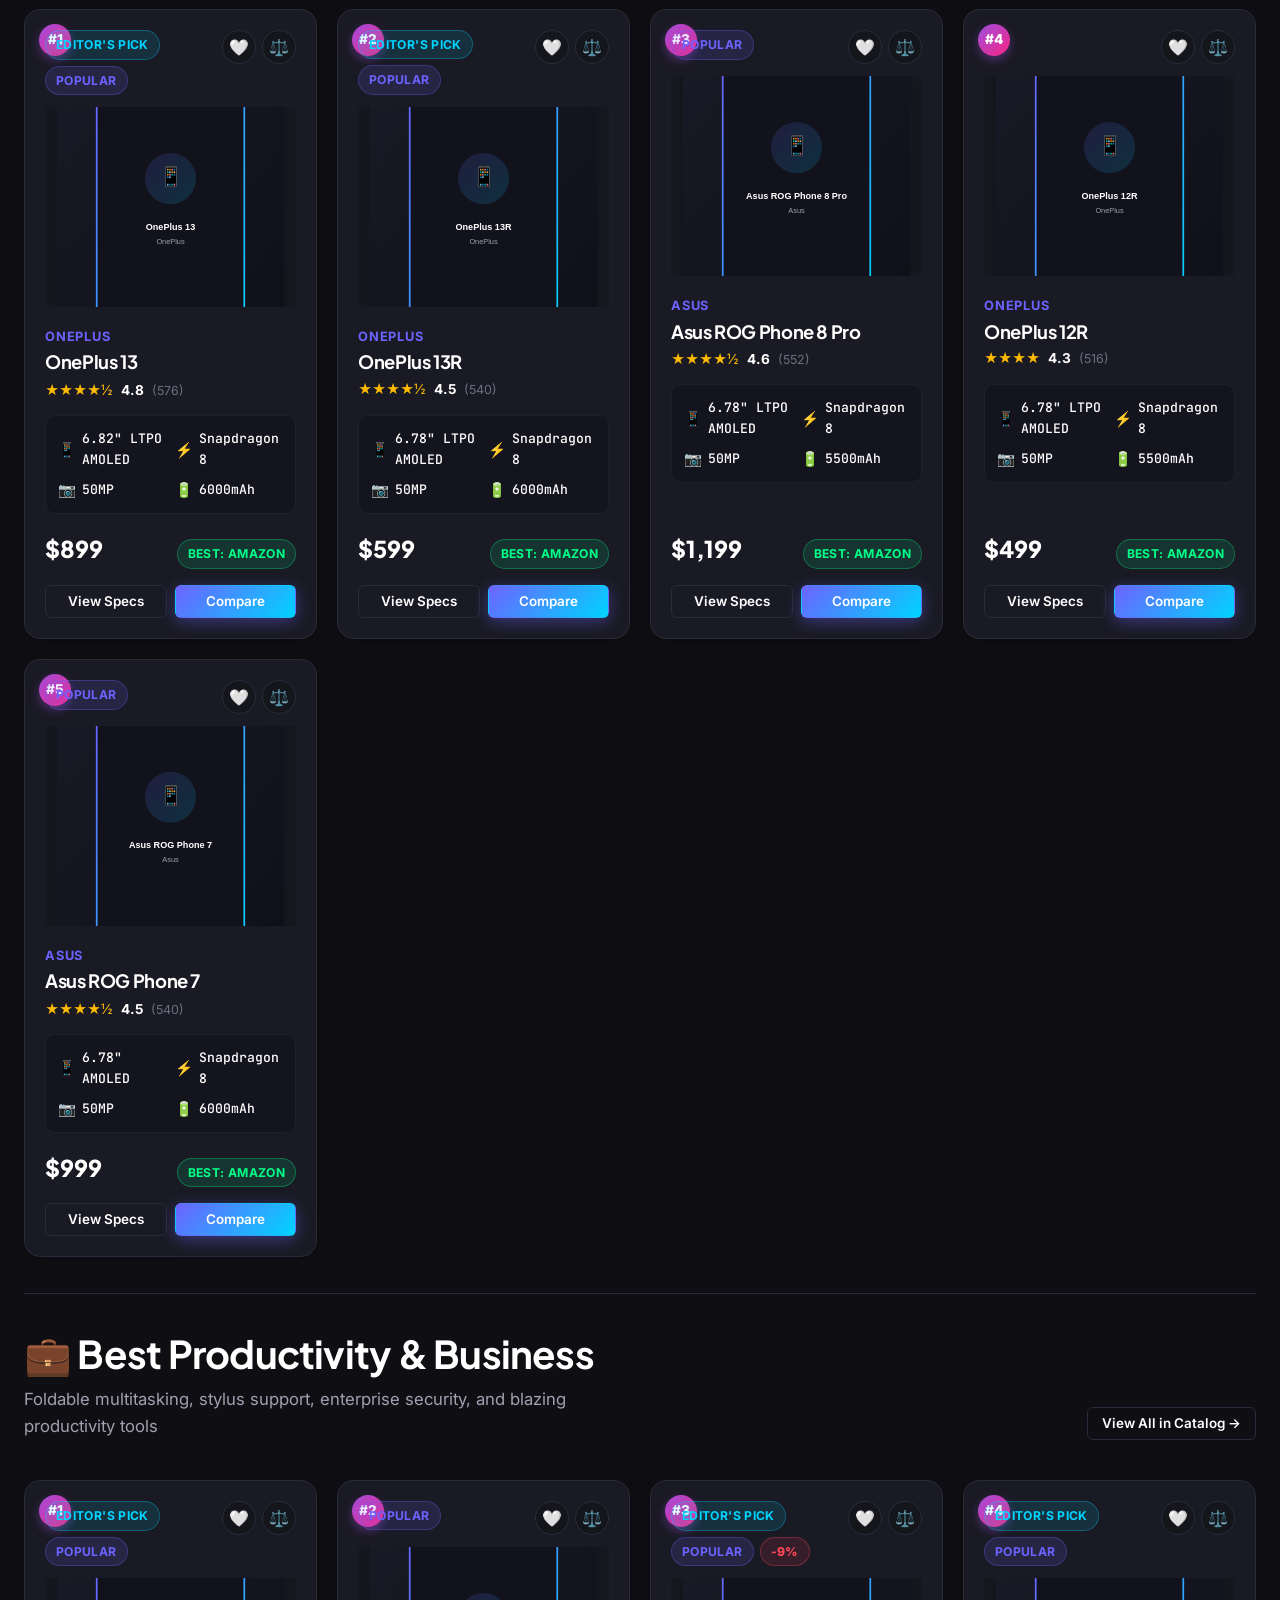
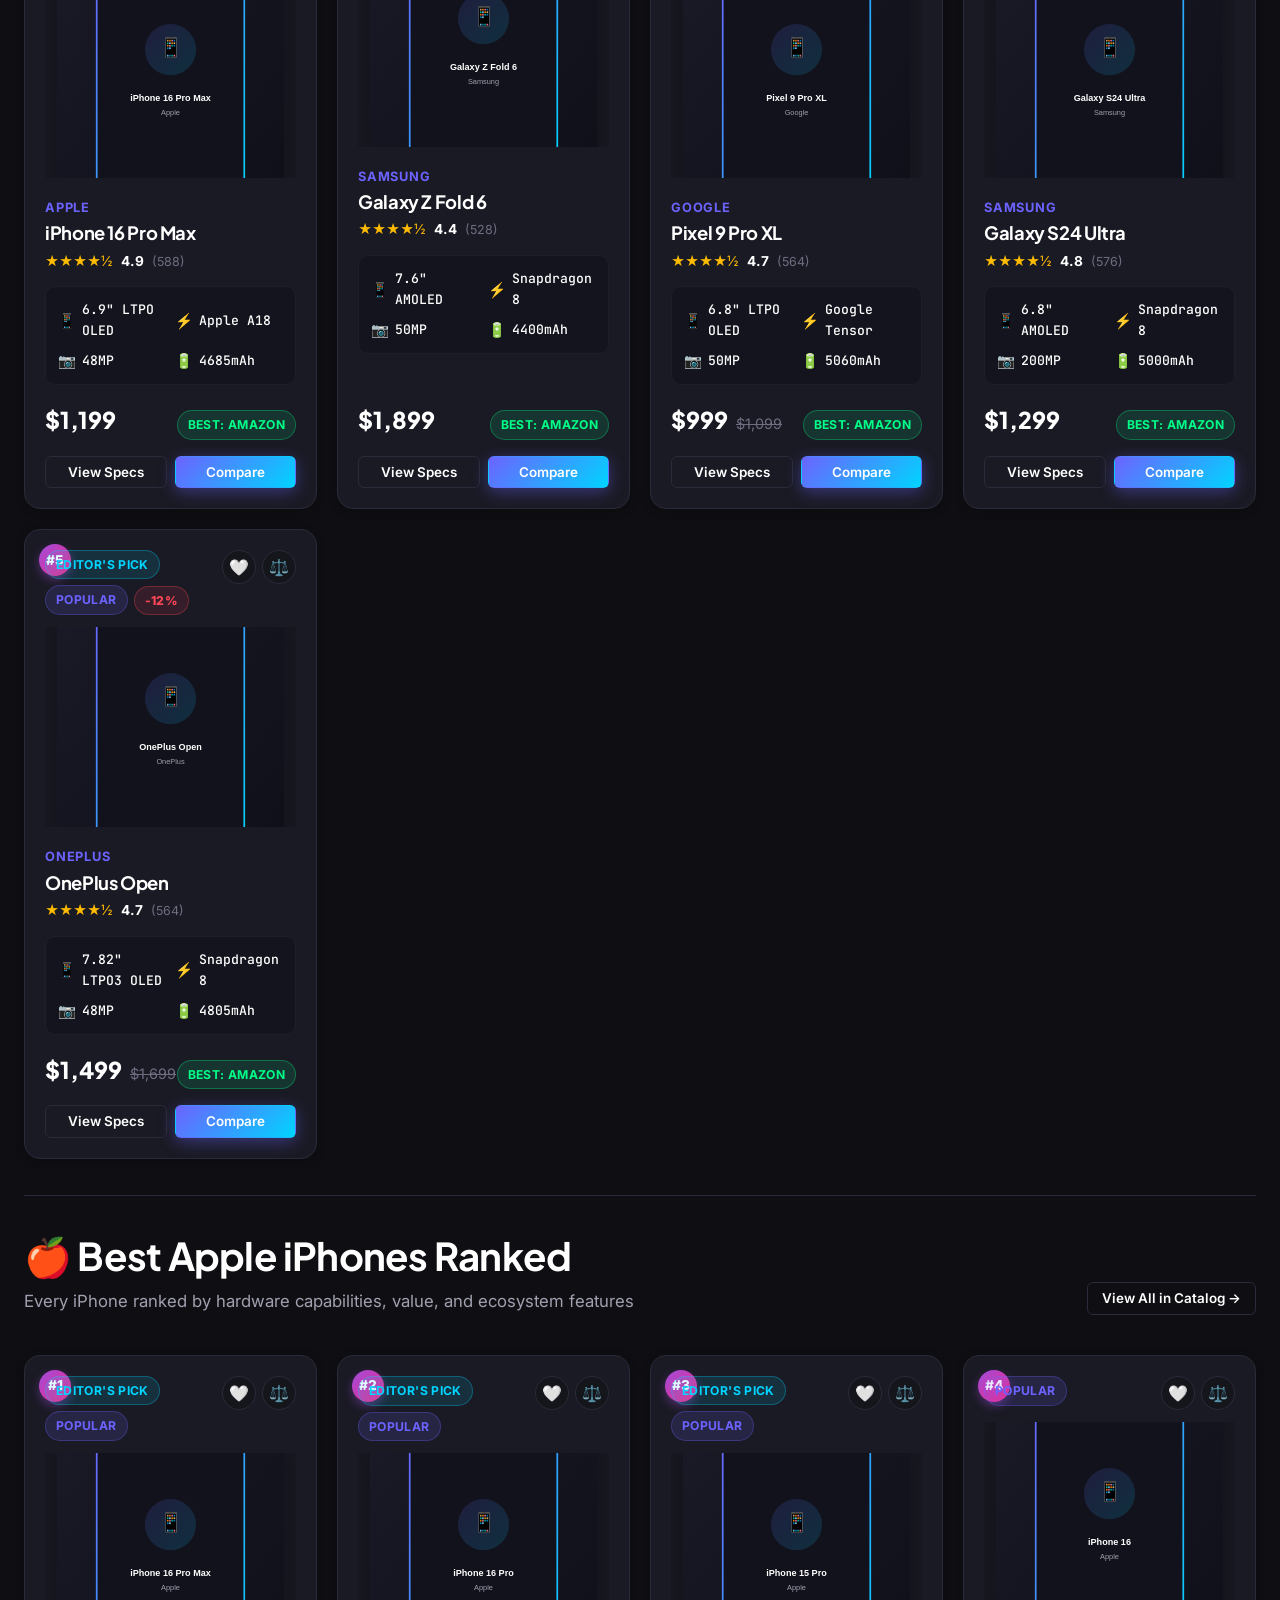
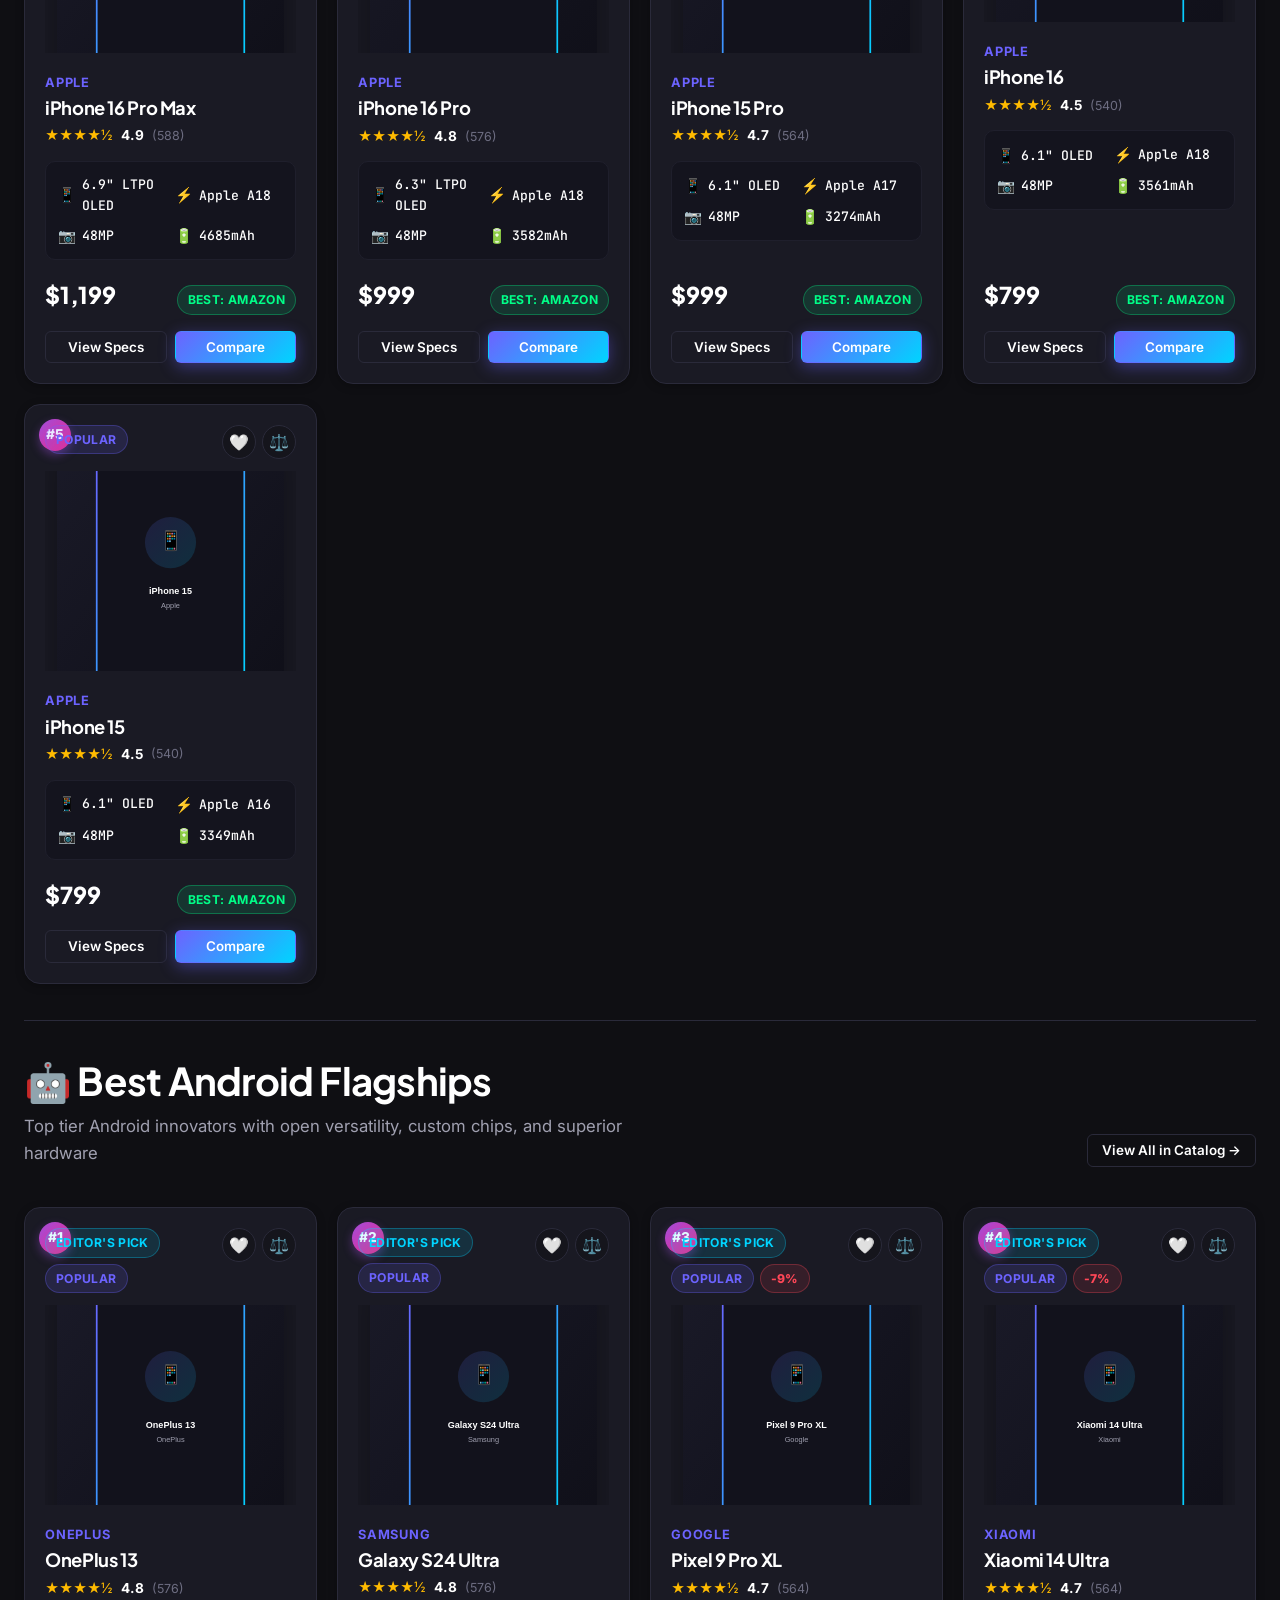
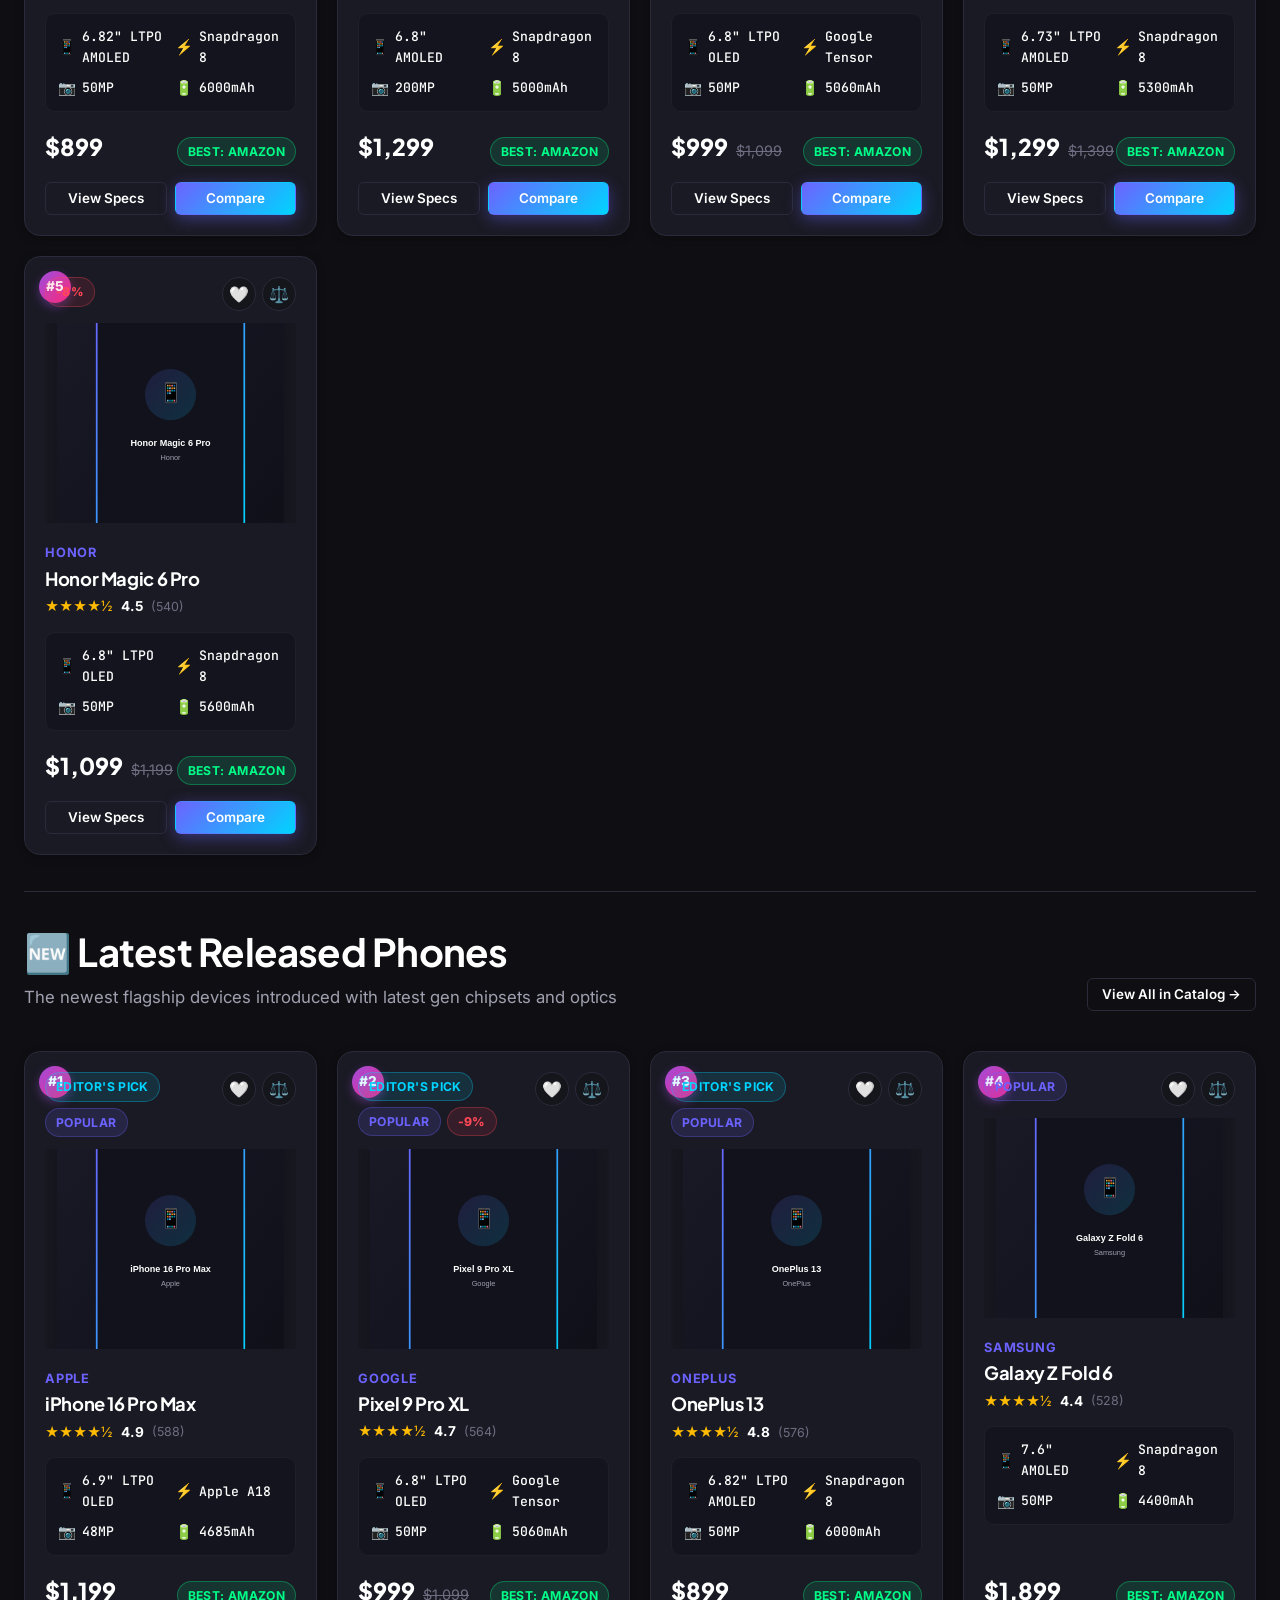
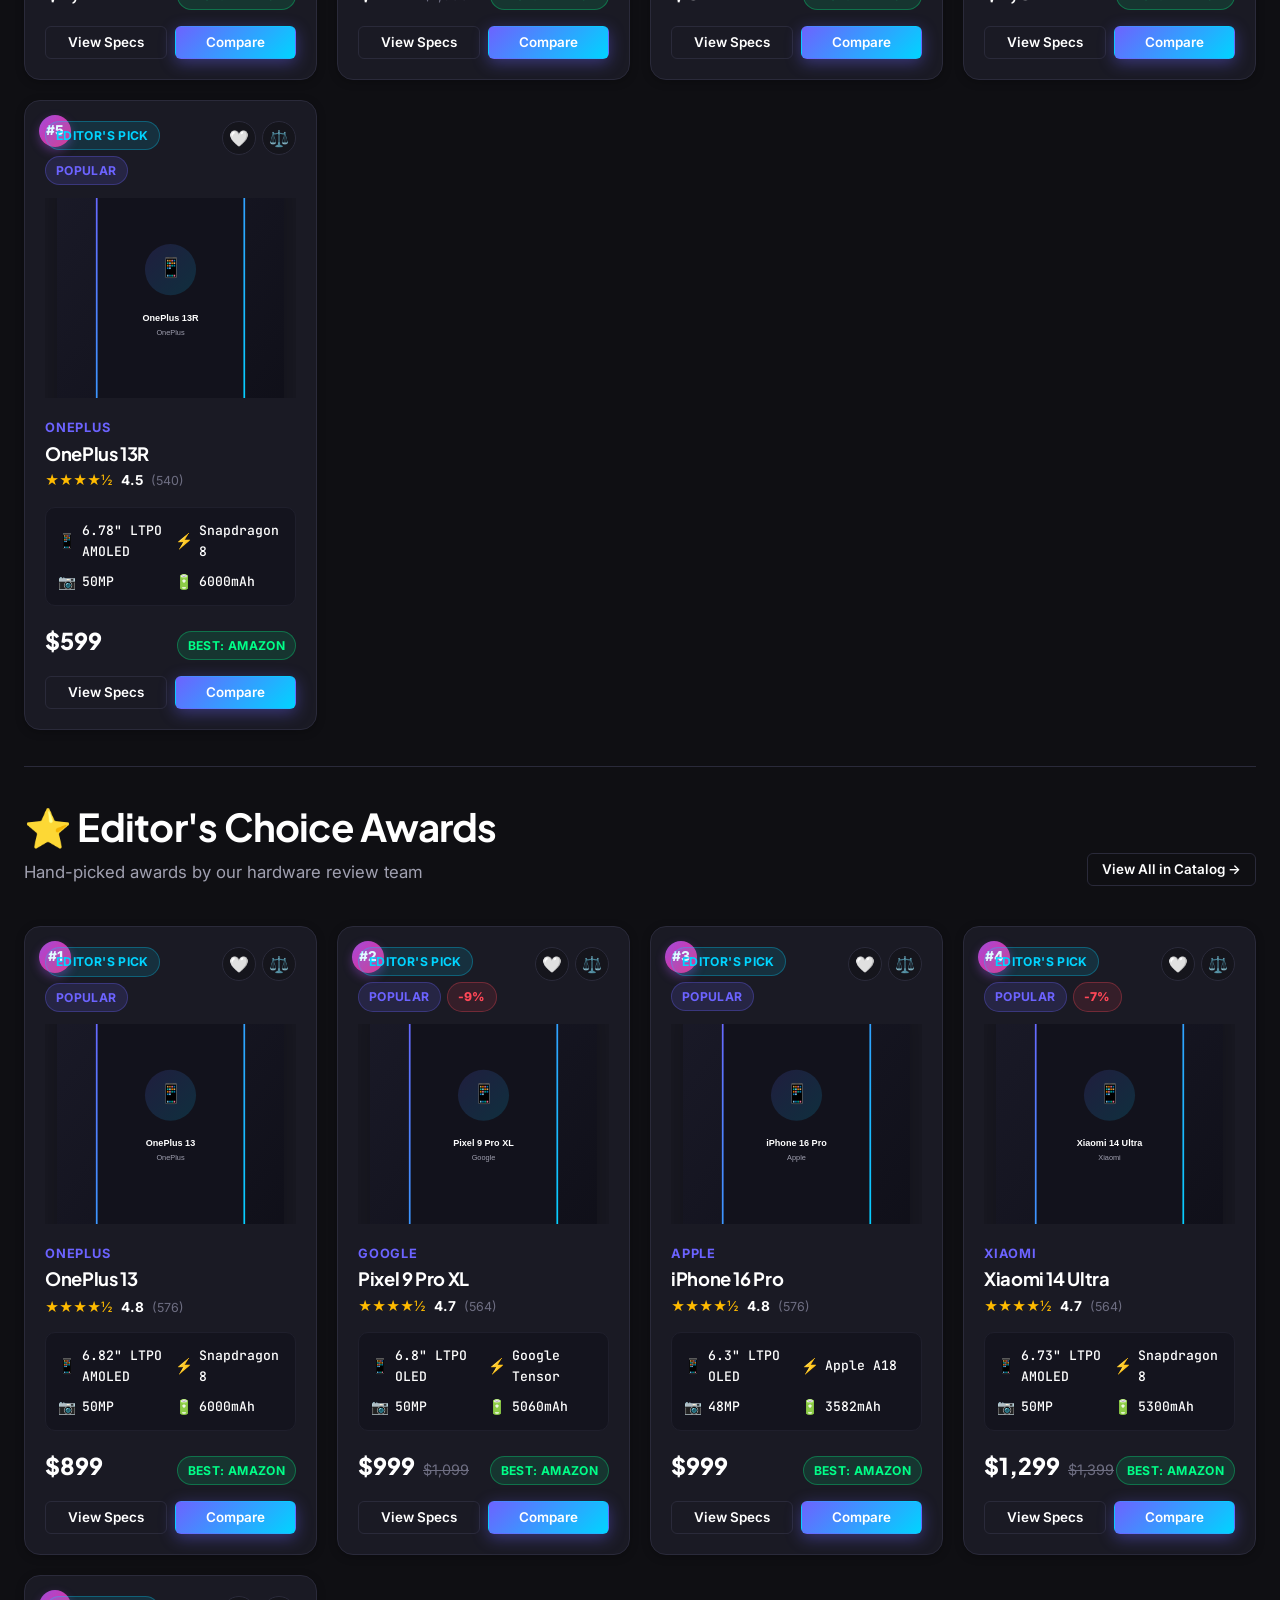
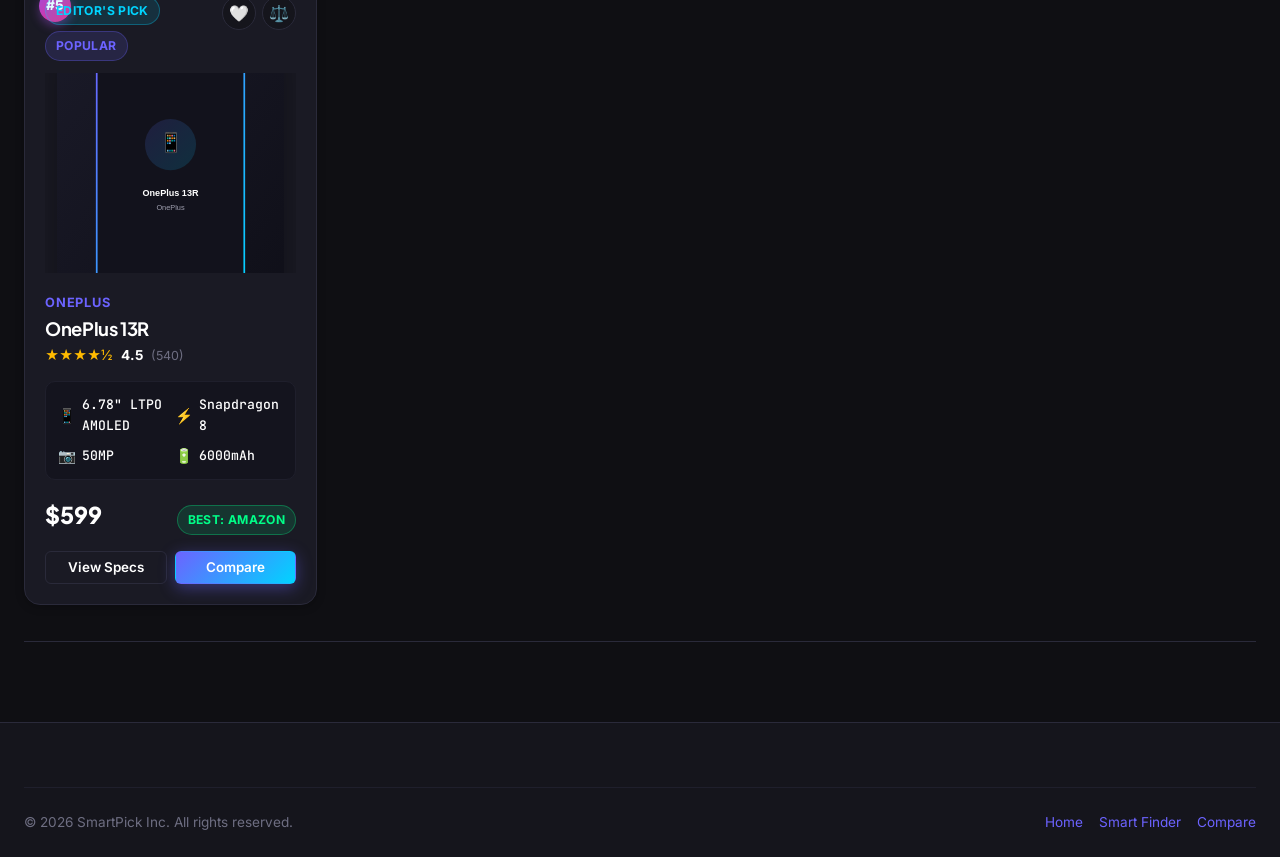
<file: top-picks.html>
<!DOCTYPE html>
<html lang="en" data-theme="dark">
<head>
  <meta charset="UTF-8" />
  <meta name="viewport" content="width=device-width, initial-scale=1.0" />
  <title>Top Picks 2024 - Curated Smartphone Rankings | SmartPick</title>
  <meta name="description" content="Discover our expertly curated smartphone leaderboards: Best Camera, Best Gaming, Best Battery Life, Best Budget Phones, and Editor's Choice." />
  
  <!-- Favicon -->
  <link rel="icon" type="image/svg+xml" href="favicon.svg" />
  
  <!-- CSS Stylesheets -->
  <link rel="stylesheet" href="css/dark-light.css" />
  <link rel="stylesheet" href="css/style.css" />
  <link rel="stylesheet" href="css/components.css" />
  <link rel="stylesheet" href="css/animations.css" />
  <link rel="stylesheet" href="css/responsive.css" />
</head>
<body data-page="top-picks">

  <!-- Main Navigation Bar -->
  <header class="navbar">
    <div class="container nav-container">
      <a href="index.html" class="nav-brand" aria-label="SmartPick Home">
        <div class="brand-icon">⚡</div>
        <span>Smart<span class="gradient-text">Pick</span></span>
      </a>

      <ul class="nav-links">
        <li><a href="index.html" class="nav-link">Home</a></li>
        <li><a href="finder.html" class="nav-link">🔍 Smart Finder</a></li>
        <li><a href="phones.html" class="nav-link">📱 All Phones</a></li>
        <li><a href="compare.html" class="nav-link">⚖️ Compare</a></li>
        <li><a href="top-picks.html" class="nav-link active">🏆 Top Picks</a></li>
      </ul>

      <div class="nav-actions">
        <select class="currency-select" aria-label="Select Currency">
          <option value="USD">USD ($)</option>
          <option value="EUR">EUR (€)</option>
          <option value="GBP">GBP (£)</option>
          <option value="INR">INR (₹)</option>
        </select>

        <a href="wishlist.html" class="nav-icon-btn" title="Saved Wishlist" aria-label="Wishlist">
          <span>❤️</span>
          <span class="nav-badge nav-wishlist-badge" style="display:none;">0</span>
        </a>

        <a href="compare.html" class="nav-icon-btn" title="Comparison List" aria-label="Compare">
          <span>⚖️</span>
          <span class="nav-badge nav-compare-badge" style="display:none;">0</span>
        </a>

        <button class="nav-icon-btn theme-toggle-btn" title="Toggle Theme" aria-label="Toggle Theme">
          ☀️
        </button>

        <button class="menu-toggle" aria-label="Open Navigation Menu">
          ☰
        </button>
      </div>
    </div>
  </header>

  <!-- Main Content -->
  <main class="main-content">
    <div class="container">
      
      <!-- Top Title Header -->
      <div class="text-center" style="margin-bottom: 48px;">
        <span class="section-badge">🏆 Editorial Rankings</span>
        <h1 style="font-size:clamp(2rem, 4vw, 2.8rem);">Curated Smartphone Leaderboards</h1>
        <p class="section-subtitle" style="margin: 8px auto 0;">Tested, benchmarked, and ranked by our hardware editors across every lifestyle category.</p>
      </div>

      <!-- Categories Container -->
      <div id="topPicksCategoriesContainer">
        <!-- Dynamically rendered via js/app.js -->
      </div>

    </div>
  </main>

  <!-- ── Footer ────────────────────────────────────────────── -->
  <footer class="footer">
    <div class="container">
      <div class="footer-bottom">
        <div>© 2026 SmartPick Inc. All rights reserved.</div>
        <div style="display:flex; gap:16px;">
          <a href="index.html">Home</a>
          <a href="finder.html">Smart Finder</a>
          <a href="compare.html">Compare</a>
        </div>
      </div>
    </div>
  </footer>

  <!-- Scripts -->
  <script src="js/data/phones.js"></script>
  <script src="js/wishlist.js"></script>
  <script src="js/compare.js"></script>
  <script src="js/filters.js"></script>
  <script src="js/priceChart.js"></script>
  <script src="js/finder.js"></script>
  <script src="js/ui.js"></script>
  <script src="js/app.js"></script>
</body>
</html>
</file>
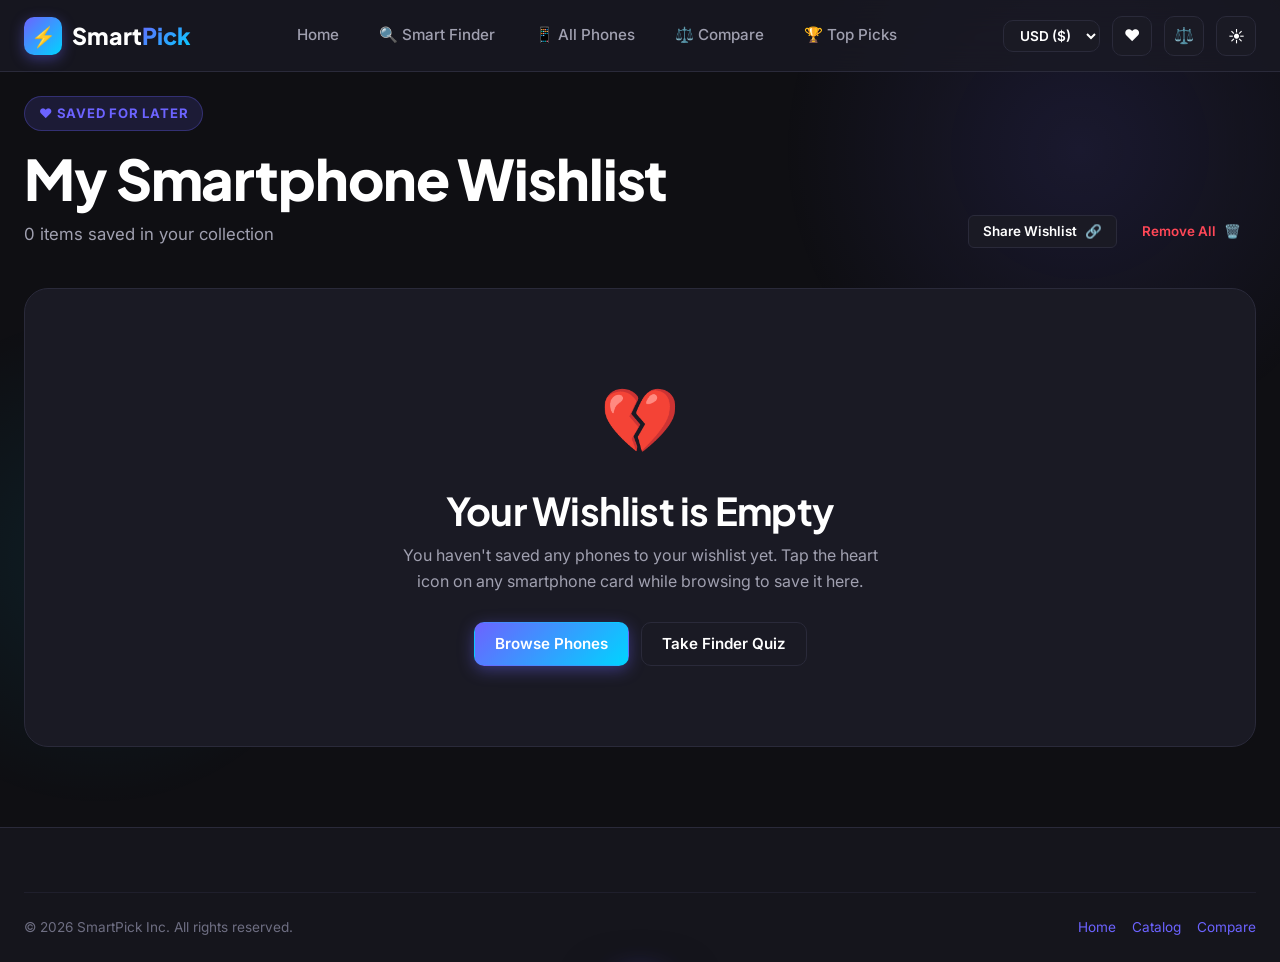
<file: wishlist.html>
<!DOCTYPE html>
<html lang="en" data-theme="dark">
<head>
  <meta charset="UTF-8" />
  <meta name="viewport" content="width=device-width, initial-scale=1.0" />
  <title>Your Saved Wishlist | SmartPick</title>
  <meta name="description" content="View and manage your saved dream smartphones. Compare prices, check availability, and share your wishlist." />
  
  <!-- Favicon -->
  <link rel="icon" type="image/svg+xml" href="favicon.svg" />
  
  <!-- CSS Stylesheets -->
  <link rel="stylesheet" href="css/dark-light.css" />
  <link rel="stylesheet" href="css/style.css" />
  <link rel="stylesheet" href="css/components.css" />
  <link rel="stylesheet" href="css/animations.css" />
  <link rel="stylesheet" href="css/responsive.css" />
</head>
<body data-page="wishlist">

  <!-- Main Navigation Bar -->
  <header class="navbar">
    <div class="container nav-container">
      <a href="index.html" class="nav-brand" aria-label="SmartPick Home">
        <div class="brand-icon">⚡</div>
        <span>Smart<span class="gradient-text">Pick</span></span>
      </a>

      <ul class="nav-links">
        <li><a href="index.html" class="nav-link">Home</a></li>
        <li><a href="finder.html" class="nav-link">🔍 Smart Finder</a></li>
        <li><a href="phones.html" class="nav-link">📱 All Phones</a></li>
        <li><a href="compare.html" class="nav-link">⚖️ Compare</a></li>
        <li><a href="top-picks.html" class="nav-link">🏆 Top Picks</a></li>
      </ul>

      <div class="nav-actions">
        <select class="currency-select" aria-label="Select Currency">
          <option value="USD">USD ($)</option>
          <option value="EUR">EUR (€)</option>
          <option value="GBP">GBP (£)</option>
          <option value="INR">INR (₹)</option>
        </select>

        <a href="wishlist.html" class="nav-icon-btn active" title="Saved Wishlist" aria-label="Wishlist">
          <span>❤️</span>
          <span class="nav-badge nav-wishlist-badge" style="display:none;">0</span>
        </a>

        <a href="compare.html" class="nav-icon-btn" title="Comparison List" aria-label="Compare">
          <span>⚖️</span>
          <span class="nav-badge nav-compare-badge" style="display:none;">0</span>
        </a>

        <button class="nav-icon-btn theme-toggle-btn" title="Toggle Theme" aria-label="Toggle Theme">
          ☀️
        </button>

        <button class="menu-toggle" aria-label="Open Navigation Menu">
          ☰
        </button>
      </div>
    </div>
  </header>

  <!-- Main Content -->
  <main class="main-content">
    <div class="container">
      
      <!-- Top Title & Action Bar -->
      <div class="section-title-wrap">
        <div>
          <span class="section-badge">❤️ Saved For Later</span>
          <h1>My Smartphone Wishlist</h1>
          <p id="wishlistCountText" class="section-subtitle">0 items saved in your collection</p>
        </div>

        <div style="display:flex; gap:10px; flex-wrap:wrap;">
          <button id="shareWishlistBtn" class="btn btn-secondary btn-sm">
            <span>Share Wishlist</span>
            <span>🔗</span>
          </button>
          <button id="clearWishlistBtn" class="btn btn-ghost btn-sm" style="color:var(--danger);">
            <span>Remove All</span>
            <span>🗑️</span>
          </button>
        </div>
      </div>

      <!-- Wishlist Phone Grid -->
      <div id="wishlistGrid" style="display:grid; grid-template-columns:repeat(auto-fill, minmax(280px, 1fr)); gap:24px;">
        <!-- Dynamically rendered via js/app.js -->
      </div>

      <!-- Empty State Container -->
      <div id="wishlistEmptyState" style="display:none; text-align:center; padding:80px 20px; background:var(--bg-card); border:1px solid var(--border-color); border-radius:var(--radius-lg);">
        <div style="font-size:4rem; margin-bottom:16px;">💔</div>
        <h2>Your Wishlist is Empty</h2>
        <p style="color:var(--text-secondary); max-width:480px; margin:8px auto 28px;">
          You haven't saved any phones to your wishlist yet. Tap the heart icon on any smartphone card while browsing to save it here.
        </p>
        <div style="display:flex; justify-content:center; gap:12px;">
          <a href="phones.html" class="btn btn-primary">Browse Phones</a>
          <a href="finder.html" class="btn btn-secondary">Take Finder Quiz</a>
        </div>
      </div>

    </div>
  </main>

  <!-- ── Footer ────────────────────────────────────────────── -->
  <footer class="footer">
    <div class="container">
      <div class="footer-bottom">
        <div>© 2026 SmartPick Inc. All rights reserved.</div>
        <div style="display:flex; gap:16px;">
          <a href="index.html">Home</a>
          <a href="phones.html">Catalog</a>
          <a href="compare.html">Compare</a>
        </div>
      </div>
    </div>
  </footer>

  <!-- Scripts -->
  <script src="js/data/phones.js"></script>
  <script src="js/wishlist.js"></script>
  <script src="js/compare.js"></script>
  <script src="js/filters.js"></script>
  <script src="js/priceChart.js"></script>
  <script src="js/finder.js"></script>
  <script src="js/ui.js"></script>
  <script src="js/app.js"></script>
</body>
</html>
</file>
<file: css/dark-light.css>
/* ═══════════════════════════════════════════════════════════════
   SMARTPICK - THEME VARIABLES (DARK / LIGHT MODE)
   Default: Dark Theme (Tech-focused, GSMArena + Versus style)
   ═══════════════════════════════════════════════════════════════ */

:root {
  /* Dark Mode Palette (Default) */
  --bg-primary: #0f0f13;
  --bg-secondary: #15151c;
  --bg-card: #1a1a24;
  --bg-card-hover: #222230;
  --bg-card-subtle: #14141e;
  --bg-glass: rgba(26, 26, 36, 0.75);
  --bg-glass-heavy: rgba(15, 15, 19, 0.85);
  --bg-input: #121219;
  --bg-overlay: rgba(0, 0, 0, 0.75);

  /* Primary & Accent Gradients */
  --primary: #6c63ff;
  --primary-hover: #584df2;
  --primary-light: rgba(108, 99, 255, 0.15);
  --primary-glow: rgba(108, 99, 255, 0.4);
  --primary-gradient: linear-gradient(135deg, #6c63ff 0%, #00d4ff 100%);
  --primary-gradient-hover: linear-gradient(135deg, #7c74ff 0%, #1ae0ff 100%);
  
  --secondary: #00d4ff;
  --secondary-hover: #00b4d8;
  --secondary-light: rgba(0, 212, 255, 0.12);
  --secondary-glow: rgba(0, 212, 255, 0.35);

  --accent-purple: #9d4edd;
  --accent-pink: #f72585;
  --gradient-accent: linear-gradient(135deg, #9d4edd 0%, #f72585 100%);
  --gradient-fire: linear-gradient(135deg, #ff9f43 0%, #ff5252 100%);

  /* Status Colors */
  --success: #00ff88;
  --success-bg: rgba(0, 255, 136, 0.12);
  --success-border: rgba(0, 255, 136, 0.3);
  --warning: #ffbb00;
  --warning-bg: rgba(255, 187, 0, 0.12);
  --warning-border: rgba(255, 187, 0, 0.3);
  --danger: #ff4757;
  --danger-bg: rgba(255, 71, 87, 0.12);
  --danger-border: rgba(255, 71, 87, 0.3);
  --info: #38b6ff;

  /* Typography Colors */
  --text-primary: #ffffff;
  --text-secondary: #a0a0b0;
  --text-muted: #6e6e82;
  --text-inverse: #0f0f13;

  /* Borders & Dividers */
  --border-color: #2a2a3a;
  --border-subtle: #1f1f2c;
  --border-focus: #6c63ff;
  --border-glow: rgba(108, 99, 255, 0.5);

  /* Shadows */
  --shadow-sm: 0 2px 8px rgba(0, 0, 0, 0.25);
  --shadow-md: 0 8px 24px rgba(0, 0, 0, 0.35);
  --shadow-lg: 0 16px 40px rgba(0, 0, 0, 0.45);
  --shadow-xl: 0 24px 60px rgba(0, 0, 0, 0.6);
  --shadow-glow: 0 0 25px rgba(108, 99, 255, 0.35);
  --shadow-glow-cyan: 0 0 25px rgba(0, 212, 255, 0.35);

  /* Layout & Geometry */
  --radius-xs: 6px;
  --radius-sm: 10px;
  --radius-md: 16px;
  --radius-lg: 24px;
  --radius-xl: 32px;
  --radius-pill: 9999px;

  /* Transitions */
  --transition-fast: 0.15s ease;
  --transition-base: 0.3s cubic-bezier(0.25, 0.8, 0.25, 1);
  --transition-smooth: 0.4s cubic-bezier(0.16, 1, 0.3, 1);
  --transition-bounce: 0.5s cubic-bezier(0.34, 1.56, 0.64, 1);

  /* Fonts */
  --font-heading: 'Plus Jakarta Sans', 'Inter', -apple-system, BlinkMacSystemFont, 'Segoe UI', Roboto, sans-serif;
  --font-body: 'Inter', -apple-system, BlinkMacSystemFont, 'Segoe UI', Roboto, sans-serif;
  --font-mono: 'JetBrains Mono', monospace;

  /* Header & Navigation */
  --nav-height: 72px;
  --z-nav: 100;
  --z-modal: 1000;
  --z-toast: 1100;
  --z-tooltip: 1200;
}

/* ═══════════════════════════════════════════════════════════════
   LIGHT MODE OVERRIDES
   ═══════════════════════════════════════════════════════════════ */
[data-theme="light"] {
  --bg-primary: #f5f5fa;
  --bg-secondary: #ebebf5;
  --bg-card: #ffffff;
  --bg-card-hover: #f9f9fc;
  --bg-card-subtle: #f0f0f8;
  --bg-glass: rgba(255, 255, 255, 0.85);
  --bg-glass-heavy: rgba(245, 245, 250, 0.95);
  --bg-input: #ffffff;
  --bg-overlay: rgba(15, 15, 25, 0.5);

  --text-primary: #1a1a2e;
  --text-secondary: #5a5a6e;
  --text-muted: #888899;
  --text-inverse: #ffffff;

  --border-color: #e0e0ee;
  --border-subtle: #ececf4;
  --border-focus: #6c63ff;
  --border-glow: rgba(108, 99, 255, 0.35);

  --shadow-sm: 0 2px 8px rgba(0, 0, 0, 0.06);
  --shadow-md: 0 8px 24px rgba(0, 0, 0, 0.08);
  --shadow-lg: 0 16px 40px rgba(0, 0, 0, 0.12);
  --shadow-xl: 0 24px 60px rgba(0, 0, 0, 0.15);
  --shadow-glow: 0 0 20px rgba(108, 99, 255, 0.2);
  --shadow-glow-cyan: 0 0 20px rgba(0, 212, 255, 0.2);

  --primary-light: rgba(108, 99, 255, 0.1);
  --secondary-light: rgba(0, 212, 255, 0.1);
}
</file>
<file: css/style.css>
/* ═══════════════════════════════════════════════════════════════
   SMARTPICK - MAIN STYLESHEET
   Google Fonts: Inter, Plus Jakarta Sans, JetBrains Mono
   ═══════════════════════════════════════════════════════════════ */

@import url('https://fonts.googleapis.com/css2?family=Inter:wght@300;400;500;600;700;800&family=JetBrains+Mono:wght@400;500;600&family=Plus+Jakarta+Sans:wght@500;600;700;800;900&display=swap');
@import url('./dark-light.css');

/* ── Reset & Base ────────────────────────────────────────── */
*, *::before, *::after {
  box-sizing: border-box;
  margin: 0;
  padding: 0;
}

html {
  font-size: 16px;
  scroll-behavior: smooth;
  -webkit-text-size-adjust: 100%;
}

body {
  font-family: var(--font-body);
  background-color: var(--bg-primary);
  color: var(--text-primary);
  line-height: 1.6;
  min-height: 100vh;
  display: flex;
  flex-direction: column;
  overflow-x: hidden;
  transition: background-color var(--transition-base), color var(--transition-base);
  position: relative;
}

/* Background Ambient Glows */
body::before {
  content: '';
  position: fixed;
  top: -150px;
  right: -100px;
  width: 600px;
  height: 600px;
  border-radius: 50%;
  background: radial-gradient(circle, rgba(108, 99, 255, 0.12) 0%, rgba(108, 99, 255, 0) 70%);
  pointer-events: none;
  z-index: 0;
}

body::after {
  content: '';
  position: fixed;
  bottom: 10%;
  left: -150px;
  width: 500px;
  height: 500px;
  border-radius: 50%;
  background: radial-gradient(circle, rgba(0, 212, 255, 0.08) 0%, rgba(0, 212, 255, 0) 70%);
  pointer-events: none;
  z-index: 0;
}

/* ── Typography ────────────────────────────────────────── */
h1, h2, h3, h4, h5, h6 {
  font-family: var(--font-heading);
  color: var(--text-primary);
  font-weight: 700;
  line-height: 1.25;
  letter-spacing: -0.02em;
}

h1 { font-size: clamp(2.2rem, 5vw, 3.5rem); font-weight: 800; }
h2 { font-size: clamp(1.75rem, 3.5vw, 2.4rem); }
h3 { font-size: clamp(1.25rem, 2.5vw, 1.6rem); }
h4 { font-size: 1.2rem; }
h5 { font-size: 1.05rem; }
h6 { font-size: 0.9rem; }

p {
  color: var(--text-secondary);
}

a {
  color: var(--primary);
  text-decoration: none;
  transition: color var(--transition-fast);
}

a:hover {
  color: var(--secondary);
}

code, kbd, samp, pre, .mono {
  font-family: var(--font-mono);
}

img {
  max-width: 100%;
  height: auto;
  display: block;
}

button, input, select, textarea {
  font-family: inherit;
  font-size: inherit;
  color: inherit;
}

/* ── Layout & Containers ───────────────────────────────── */
.container {
  width: 100%;
  max-width: 1320px;
  margin-left: auto;
  margin-right: auto;
  padding-left: 24px;
  padding-right: 24px;
  position: relative;
  z-index: 1;
}

.container-narrow {
  max-width: 960px;
}

.container-wide {
  max-width: 1480px;
}

.main-content {
  flex: 1 0 auto;
  padding-top: calc(var(--nav-height) + 24px);
  padding-bottom: 80px;
  position: relative;
  z-index: 1;
}

.section {
  padding: 64px 0;
  position: relative;
}

.section-title-wrap {
  margin-bottom: 40px;
  display: flex;
  align-items: flex-end;
  justify-content: space-between;
  gap: 20px;
  flex-wrap: wrap;
}

.section-badge {
  display: inline-flex;
  align-items: center;
  gap: 8px;
  padding: 6px 14px;
  background: var(--primary-light);
  border: 1px solid rgba(108, 99, 255, 0.3);
  border-radius: var(--radius-pill);
  color: var(--primary);
  font-size: 0.82rem;
  font-weight: 700;
  text-transform: uppercase;
  letter-spacing: 0.06em;
  margin-bottom: 12px;
}

.section-subtitle {
  color: var(--text-secondary);
  font-size: 1.05rem;
  max-width: 620px;
  margin-top: 8px;
}

.gradient-text {
  background: var(--primary-gradient);
  -webkit-background-clip: text;
  -webkit-text-fill-color: transparent;
  display: inline-block;
}

.accent-text {
  background: var(--gradient-accent);
  -webkit-background-clip: text;
  -webkit-text-fill-color: transparent;
  display: inline-block;
}

/* ── Top Navigation Bar ────────────────────────────────── */
.navbar {
  position: fixed;
  top: 0;
  left: 0;
  right: 0;
  height: var(--nav-height);
  background: var(--bg-glass);
  backdrop-filter: blur(16px);
  -webkit-backdrop-filter: blur(16px);
  border-bottom: 1px solid var(--border-color);
  z-index: var(--z-nav);
  transition: all var(--transition-base);
}

.navbar.scrolled {
  background: var(--bg-glass-heavy);
  box-shadow: var(--shadow-md);
  border-bottom-color: rgba(108, 99, 255, 0.2);
}

.nav-container {
  display: flex;
  align-items: center;
  justify-content: space-between;
  height: 100%;
}

.nav-brand {
  display: flex;
  align-items: center;
  gap: 10px;
  font-family: var(--font-heading);
  font-size: 1.45rem;
  font-weight: 800;
  color: var(--text-primary);
}

.brand-icon {
  width: 38px;
  height: 38px;
  background: var(--primary-gradient);
  border-radius: 10px;
  display: flex;
  align-items: center;
  justify-content: center;
  color: #fff;
  font-size: 1.25rem;
  box-shadow: 0 4px 14px var(--primary-glow);
}

.nav-links {
  display: flex;
  align-items: center;
  list-style: none;
  gap: 8px;
}

.nav-link {
  padding: 8px 16px;
  color: var(--text-secondary);
  font-weight: 500;
  font-size: 0.95rem;
  border-radius: var(--radius-sm);
  transition: all var(--transition-fast);
  display: flex;
  align-items: center;
  gap: 6px;
}

.nav-link:hover {
  color: var(--text-primary);
  background: var(--primary-light);
}

.nav-link.active {
  color: var(--text-primary);
  background: var(--primary-light);
  font-weight: 600;
}

.nav-link.active::after {
  content: '';
  position: absolute;
  bottom: 0;
  left: 16px;
  right: 16px;
  height: 2px;
  background: var(--primary-gradient);
  border-radius: 2px;
}

.nav-actions {
  display: flex;
  align-items: center;
  gap: 12px;
}

.nav-icon-btn {
  width: 40px;
  height: 40px;
  border-radius: var(--radius-sm);
  background: var(--bg-card);
  border: 1px solid var(--border-color);
  color: var(--text-primary);
  display: flex;
  align-items: center;
  justify-content: center;
  cursor: pointer;
  position: relative;
  transition: all var(--transition-fast);
}

.nav-icon-btn:hover {
  border-color: var(--primary);
  background: var(--bg-card-hover);
  color: var(--primary);
  transform: translateY(-2px);
}

.nav-badge {
  position: absolute;
  top: -4px;
  right: -4px;
  min-width: 18px;
  height: 18px;
  padding: 0 5px;
  background: var(--gradient-fire);
  color: #fff;
  border-radius: 9px;
  font-size: 0.7rem;
  font-weight: 700;
  display: flex;
  align-items: center;
  justify-content: center;
  box-shadow: 0 2px 6px rgba(255, 71, 87, 0.4);
}

/* Mobile Nav Toggle */
.menu-toggle {
  display: none;
  background: transparent;
  border: none;
  color: var(--text-primary);
  font-size: 1.5rem;
  cursor: pointer;
  padding: 8px;
}

/* ── Currency Converter Bar ────────────────────────────── */
.currency-select {
  padding: 6px 12px;
  border-radius: var(--radius-sm);
  background: var(--bg-card);
  border: 1px solid var(--border-color);
  color: var(--text-primary);
  font-size: 0.85rem;
  font-weight: 600;
  cursor: pointer;
  outline: none;
  transition: border-color var(--transition-fast);
}

.currency-select:hover, .currency-select:focus {
  border-color: var(--primary);
}

/* ── Deal Banner ───────────────────────────────────────── */
.deal-banner {
  background: linear-gradient(90deg, #6c63ff 0%, #ff5252 50%, #00d4ff 100%);
  background-size: 200% auto;
  animation: gradientShift 6s ease infinite;
  color: #fff;
  padding: 10px 0;
  font-size: 0.88rem;
  font-weight: 600;
  text-align: center;
  position: relative;
  z-index: 10;
}

.deal-banner-content {
  display: flex;
  align-items: center;
  justify-content: center;
  gap: 12px;
  flex-wrap: wrap;
}

.deal-badge {
  background: rgba(0, 0, 0, 0.35);
  padding: 2px 10px;
  border-radius: var(--radius-pill);
  font-size: 0.75rem;
  letter-spacing: 0.05em;
  text-transform: uppercase;
}

/* ── Footer ────────────────────────────────────────────── */
.footer {
  background: var(--bg-secondary);
  border-top: 1px solid var(--border-color);
  padding: 64px 0 24px;
  margin-top: auto;
  position: relative;
  z-index: 1;
}

.footer-grid {
  display: grid;
  grid-template-columns: 2fr 1fr 1fr 1fr 1.5fr;
  gap: 40px;
  margin-bottom: 48px;
}

.footer-brand p {
  margin-top: 16px;
  font-size: 0.92rem;
  max-width: 320px;
}

.footer-heading {
  font-size: 1rem;
  font-weight: 700;
  color: var(--text-primary);
  margin-bottom: 18px;
  letter-spacing: 0.02em;
}

.footer-links {
  list-style: none;
  display: flex;
  flex-direction: column;
  gap: 10px;
}

.footer-links a {
  color: var(--text-secondary);
  font-size: 0.9rem;
  transition: all var(--transition-fast);
}

.footer-links a:hover {
  color: var(--text-primary);
  padding-left: 4px;
}

.footer-bottom {
  display: flex;
  align-items: center;
  justify-content: space-between;
  padding-top: 24px;
  border-top: 1px solid var(--border-subtle);
  font-size: 0.85rem;
  color: var(--text-muted);
  flex-wrap: wrap;
  gap: 16px;
}

.footer-social {
  display: flex;
  gap: 12px;
}

.social-link {
  width: 36px;
  height: 36px;
  border-radius: 50%;
  background: var(--bg-card);
  border: 1px solid var(--border-color);
  color: var(--text-secondary);
  display: flex;
  align-items: center;
  justify-content: center;
  transition: all var(--transition-fast);
}

.social-link:hover {
  background: var(--primary);
  color: #fff;
  border-color: var(--primary);
  transform: translateY(-3px);
}

.last-updated {
  display: inline-flex;
  align-items: center;
  gap: 6px;
  font-size: 0.8rem;
  color: var(--text-muted);
  background: var(--bg-card);
  padding: 4px 10px;
  border-radius: var(--radius-pill);
  border: 1px solid var(--border-color);
}

.pulse-dot {
  width: 7px;
  height: 7px;
  border-radius: 50%;
  background: var(--success);
  box-shadow: 0 0 8px var(--success);
  display: inline-block;
}

/* ── Global Utility Classes ────────────────────────────── */
.flex { display: flex; }
.flex-col { flex-direction: column; }
.items-center { align-items: center; }
.justify-center { justify-content: center; }
.justify-between { justify-content: space-between; }
.gap-1 { gap: 4px; }
.gap-2 { gap: 8px; }
.gap-3 { gap: 12px; }
.gap-4 { gap: 16px; }
.gap-6 { gap: 24px; }
.gap-8 { gap: 32px; }
.w-full { width: 100%; }
.text-center { text-align: center; }
.text-right { text-align: right; }
.text-muted { color: var(--text-muted); }
.text-success { color: var(--success); }
.text-danger { color: var(--danger); }
.text-warning { color: var(--warning); }
.text-primary { color: var(--primary); }
.hidden { display: none !important; }
.relative { position: relative; }
</file>
<file: css/components.css>
/* ═══════════════════════════════════════════════════════════════
   SMARTPICK - REUSABLE UI COMPONENTS
   ═══════════════════════════════════════════════════════════════ */

/* ── Buttons ───────────────────────────────────────────── */
.btn {
  display: inline-flex;
  align-items: center;
  justify-content: center;
  gap: 8px;
  padding: 10px 20px;
  border-radius: var(--radius-sm);
  font-weight: 600;
  font-size: 0.95rem;
  border: 1px solid transparent;
  cursor: pointer;
  transition: all var(--transition-fast);
  text-decoration: none;
  line-height: 1.4;
  white-space: nowrap;
  user-select: none;
  position: relative;
  overflow: hidden;
}

.btn-primary {
  background: var(--primary-gradient);
  color: #ffffff;
  box-shadow: 0 4px 16px var(--primary-glow);
}

.btn-primary:hover {
  background: var(--primary-gradient-hover);
  box-shadow: 0 6px 24px var(--primary-glow);
  transform: translateY(-2px);
  color: #ffffff;
}

.btn-secondary {
  background: var(--bg-card);
  border-color: var(--border-color);
  color: var(--text-primary);
}

.btn-secondary:hover {
  background: var(--bg-card-hover);
  border-color: var(--primary);
  color: var(--primary);
  transform: translateY(-2px);
}

.btn-outline {
  background: transparent;
  border-color: var(--border-color);
  color: var(--text-primary);
}

.btn-outline:hover {
  border-color: var(--primary);
  background: var(--primary-light);
  color: var(--primary);
}

.btn-ghost {
  background: transparent;
  color: var(--text-secondary);
}

.btn-ghost:hover {
  background: var(--bg-card-hover);
  color: var(--text-primary);
}

.btn-sm {
  padding: 6px 14px;
  font-size: 0.84rem;
  border-radius: var(--radius-xs);
}

.btn-lg {
  padding: 14px 28px;
  font-size: 1.05rem;
  border-radius: var(--radius-md);
}

.btn-block {
  width: 100%;
}

.btn-icon-only {
  width: 38px;
  height: 38px;
  padding: 0;
  border-radius: var(--radius-sm);
}

/* ── Badges ────────────────────────────────────────────── */
.badge {
  display: inline-flex;
  align-items: center;
  gap: 5px;
  padding: 4px 10px;
  border-radius: var(--radius-pill);
  font-size: 0.76rem;
  font-weight: 700;
  letter-spacing: 0.03em;
  text-transform: uppercase;
}

.badge-primary {
  background: var(--primary-light);
  color: var(--primary);
  border: 1px solid rgba(108, 99, 255, 0.3);
}

.badge-cyan {
  background: var(--secondary-light);
  color: var(--secondary);
  border: 1px solid rgba(0, 212, 255, 0.3);
}

.badge-winner {
  background: var(--gradient-fire);
  color: #fff;
  box-shadow: 0 2px 10px rgba(255, 82, 82, 0.35);
}

.badge-value {
  background: var(--success-bg);
  color: var(--success);
  border: 1px solid var(--success-border);
}

.badge-discount {
  background: var(--danger-bg);
  color: var(--danger);
  border: 1px solid var(--danger-border);
  font-weight: 800;
}

.badge-rating {
  background: rgba(255, 187, 0, 0.15);
  color: var(--warning);
  border: 1px solid rgba(255, 187, 0, 0.3);
  font-weight: 700;
}

.badge-rank {
  position: absolute;
  top: 14px;
  left: 14px;
  width: 32px;
  height: 32px;
  background: var(--gradient-accent);
  color: #fff;
  border-radius: 50%;
  font-weight: 800;
  font-size: 0.85rem;
  display: flex;
  align-items: center;
  justify-content: center;
  box-shadow: 0 4px 10px rgba(157, 78, 221, 0.4);
  z-index: 2;
}

/* ── Phone Cards ───────────────────────────────────────── */
.phone-card {
  background: var(--bg-card);
  border: 1px solid var(--border-color);
  border-radius: var(--radius-md);
  padding: 20px;
  position: relative;
  display: flex;
  flex-direction: column;
  transition: transform var(--transition-base), box-shadow var(--transition-base), border-color var(--transition-base);
  box-shadow: var(--shadow-sm);
}

.phone-card:hover {
  transform: translateY(-6px) scale(1.01);
  box-shadow: var(--shadow-lg), var(--shadow-glow);
  border-color: rgba(108, 99, 255, 0.4);
}

.phone-card-top {
  display: flex;
  justify-content: space-between;
  align-items: flex-start;
  margin-bottom: 12px;
  position: relative;
  z-index: 2;
}

.phone-badges {
  display: flex;
  flex-wrap: wrap;
  gap: 6px;
}

.card-actions {
  display: flex;
  gap: 6px;
}

.btn-wishlist, .btn-compare-toggle {
  width: 34px;
  height: 34px;
  border-radius: 50%;
  background: var(--bg-secondary);
  border: 1px solid var(--border-color);
  color: var(--text-secondary);
  display: flex;
  align-items: center;
  justify-content: center;
  cursor: pointer;
  transition: all var(--transition-fast);
}

.btn-wishlist:hover, .btn-wishlist.active {
  background: var(--danger-bg);
  border-color: var(--danger);
  color: var(--danger);
}

.btn-compare-toggle:hover, .btn-compare-toggle.active {
  background: var(--primary-light);
  border-color: var(--primary);
  color: var(--primary);
}

.phone-image-wrap {
  height: 200px;
  display: flex;
  align-items: center;
  justify-content: center;
  padding: 12px;
  position: relative;
  overflow: hidden;
  margin-bottom: 16px;
}

.phone-image {
  max-height: 100%;
  width: auto;
  object-fit: contain;
  transition: transform var(--transition-smooth);
  filter: drop-shadow(0 10px 20px rgba(0, 0, 0, 0.35));
}

.phone-card:hover .phone-image {
  transform: scale(1.08) translateY(-4px);
}

.phone-info {
  margin-bottom: 14px;
}

.phone-brand {
  font-size: 0.8rem;
  text-transform: uppercase;
  letter-spacing: 0.06em;
  color: var(--primary);
  font-weight: 700;
}

.phone-name {
  font-size: 1.15rem;
  font-weight: 700;
  color: var(--text-primary);
  margin-top: 2px;
  margin-bottom: 6px;
  white-space: nowrap;
  overflow: hidden;
  text-overflow: ellipsis;
}

.phone-name a {
  color: var(--text-primary);
}

.phone-name a:hover {
  color: var(--primary);
}

.phone-rating-row {
  display: flex;
  align-items: center;
  gap: 8px;
  font-size: 0.85rem;
}

.stars {
  color: var(--warning);
  display: flex;
  gap: 2px;
}

.reviews-count {
  color: var(--text-muted);
  font-size: 0.78rem;
}

/* Quick specs grid in card */
.phone-specs-grid {
  display: grid;
  grid-template-columns: repeat(2, 1fr);
  gap: 8px;
  padding: 12px;
  background: var(--bg-card-subtle);
  border-radius: var(--radius-sm);
  margin-bottom: 16px;
  border: 1px solid var(--border-subtle);
}

.spec-item {
  display: flex;
  align-items: center;
  gap: 6px;
  font-size: 0.82rem;
  color: var(--text-secondary);
}

.spec-item .spec-icon {
  color: var(--secondary);
  font-size: 0.9rem;
}

.spec-item span.spec-val {
  font-family: var(--font-mono);
  color: var(--text-primary);
  font-weight: 500;
}

/* Price block */
.phone-price-row {
  display: flex;
  align-items: baseline;
  justify-content: space-between;
  margin-bottom: 16px;
  margin-top: auto;
}

.phone-price-box {
  display: flex;
  align-items: baseline;
  gap: 8px;
}

.current-price {
  font-family: var(--font-heading);
  font-size: 1.45rem;
  font-weight: 800;
  color: var(--text-primary);
}

.original-price {
  font-size: 0.9rem;
  color: var(--text-muted);
  text-decoration: line-through;
}

.phone-card-buttons {
  display: grid;
  grid-template-columns: 1fr 1fr;
  gap: 8px;
}

/* ── Live Search & Autocomplete ────────────────────────── */
.search-wrapper {
  position: relative;
  width: 100%;
}

.search-input-box {
  display: flex;
  align-items: center;
  background: var(--bg-card);
  border: 1px solid var(--border-color);
  border-radius: var(--radius-pill);
  padding: 6px 10px 6px 20px;
  box-shadow: var(--shadow-sm);
  transition: all var(--transition-fast);
}

.search-input-box:focus-within {
  border-color: var(--primary);
  box-shadow: var(--shadow-glow);
  background: var(--bg-card-hover);
}

.search-input-box input {
  flex: 1;
  background: transparent;
  border: none;
  color: var(--text-primary);
  font-size: 1.05rem;
  outline: none;
  padding: 8px 12px;
}

.search-input-box input::placeholder {
  color: var(--text-muted);
}

.search-btn-group {
  display: flex;
  align-items: center;
  gap: 6px;
}

.voice-search-btn {
  background: transparent;
  border: none;
  color: var(--text-secondary);
  width: 36px;
  height: 36px;
  border-radius: 50%;
  display: flex;
  align-items: center;
  justify-content: center;
  cursor: pointer;
  transition: all var(--transition-fast);
}

.voice-search-btn:hover, .voice-search-btn.listening {
  color: var(--danger);
  background: var(--danger-bg);
}

.autocomplete-dropdown {
  position: absolute;
  top: calc(100% + 8px);
  left: 0;
  right: 0;
  background: var(--bg-card);
  border: 1px solid var(--border-color);
  border-radius: var(--radius-md);
  box-shadow: var(--shadow-xl);
  max-height: 380px;
  overflow-y: auto;
  z-index: var(--z-modal);
  display: none;
}

.autocomplete-dropdown.active {
  display: block;
}

.autocomplete-item {
  display: flex;
  align-items: center;
  gap: 12px;
  padding: 12px 16px;
  border-bottom: 1px solid var(--border-subtle);
  cursor: pointer;
  transition: background var(--transition-fast);
}

.autocomplete-item:hover {
  background: var(--bg-card-hover);
}

.autocomplete-item img {
  width: 40px;
  height: 40px;
  object-fit: contain;
  border-radius: var(--radius-xs);
  background: var(--bg-secondary);
}

.autocomplete-info {
  flex: 1;
}

.autocomplete-title {
  font-weight: 600;
  font-size: 0.95rem;
}

.autocomplete-meta {
  font-size: 0.8rem;
  color: var(--text-muted);
}

.autocomplete-price {
  font-weight: 700;
  color: var(--primary);
  font-size: 0.95rem;
}

/* ── Filter Sidebar & Controls ─────────────────────────── */
.filter-layout {
  display: grid;
  grid-template-columns: 280px 1fr;
  gap: 32px;
  align-items: flex-start;
}

.filter-sidebar {
  background: var(--bg-card);
  border: 1px solid var(--border-color);
  border-radius: var(--radius-md);
  padding: 24px;
  position: sticky;
  top: calc(var(--nav-height) + 24px);
  max-height: calc(100vh - var(--nav-height) - 48px);
  overflow-y: auto;
}

.filter-header {
  display: flex;
  align-items: center;
  justify-content: space-between;
  margin-bottom: 20px;
  padding-bottom: 12px;
  border-bottom: 1px solid var(--border-color);
}

.filter-section {
  margin-bottom: 24px;
}

.filter-section-title {
  font-size: 0.92rem;
  font-weight: 700;
  text-transform: uppercase;
  letter-spacing: 0.05em;
  color: var(--text-primary);
  margin-bottom: 12px;
  display: flex;
  align-items: center;
  justify-content: space-between;
}

.pill-filter-group {
  display: flex;
  flex-wrap: wrap;
  gap: 8px;
}

.pill-filter {
  padding: 6px 14px;
  border-radius: var(--radius-pill);
  background: var(--bg-secondary);
  border: 1px solid var(--border-color);
  color: var(--text-secondary);
  font-size: 0.85rem;
  font-weight: 600;
  cursor: pointer;
  transition: all var(--transition-fast);
  user-select: none;
}

.pill-filter:hover {
  border-color: var(--primary);
  color: var(--text-primary);
}

.pill-filter.active {
  background: var(--primary-gradient);
  border-color: transparent;
  color: #fff;
  box-shadow: 0 2px 10px var(--primary-glow);
}

.checkbox-label {
  display: flex;
  align-items: center;
  gap: 10px;
  margin-bottom: 8px;
  cursor: pointer;
  font-size: 0.9rem;
  color: var(--text-secondary);
  user-select: none;
  transition: color var(--transition-fast);
}

.checkbox-label:hover {
  color: var(--text-primary);
}

.checkbox-label input[type="checkbox"] {
  appearance: none;
  -webkit-appearance: none;
  width: 18px;
  height: 18px;
  border: 1px solid var(--border-color);
  border-radius: 4px;
  background: var(--bg-input);
  cursor: pointer;
  position: relative;
  transition: all var(--transition-fast);
}

.checkbox-label input[type="checkbox"]:checked {
  background: var(--primary);
  border-color: var(--primary);
}

.checkbox-label input[type="checkbox"]:checked::after {
  content: '✓';
  position: absolute;
  top: 50%;
  left: 50%;
  transform: translate(-50%, -50%);
  color: #fff;
  font-size: 11px;
  font-weight: bold;
}

/* Dual Range Slider */
.range-slider-wrap {
  padding: 10px 0;
}

.range-inputs {
  display: flex;
  align-items: center;
  justify-content: space-between;
  gap: 10px;
  margin-top: 10px;
}

.range-input-box {
  width: 48%;
  background: var(--bg-secondary);
  border: 1px solid var(--border-color);
  border-radius: var(--radius-xs);
  padding: 6px 8px;
  color: var(--text-primary);
  font-family: var(--font-mono);
  font-size: 0.88rem;
}

/* ── Sort & View Bar ───────────────────────────────────── */
.catalog-toolbar {
  display: flex;
  align-items: center;
  justify-content: space-between;
  margin-bottom: 24px;
  padding: 14px 20px;
  background: var(--bg-card);
  border: 1px solid var(--border-color);
  border-radius: var(--radius-md);
  flex-wrap: wrap;
  gap: 16px;
}

.results-count {
  font-size: 0.95rem;
  color: var(--text-secondary);
}

.results-count strong {
  color: var(--text-primary);
}

.sort-select-wrap {
  display: flex;
  align-items: center;
  gap: 10px;
}

.select-custom {
  padding: 8px 14px;
  background: var(--bg-secondary);
  border: 1px solid var(--border-color);
  border-radius: var(--radius-sm);
  color: var(--text-primary);
  font-size: 0.9rem;
  font-weight: 500;
  cursor: pointer;
  outline: none;
}

.select-custom:focus {
  border-color: var(--primary);
}

/* ── Comparison Table ──────────────────────────────────── */
.compare-table-wrapper {
  overflow-x: auto;
  background: var(--bg-card);
  border: 1px solid var(--border-color);
  border-radius: var(--radius-md);
  box-shadow: var(--shadow-md);
  margin-bottom: 32px;
}

.compare-table {
  width: 100%;
  border-collapse: collapse;
  text-align: left;
  min-width: 760px;
}

.compare-table th, .compare-table td {
  padding: 16px 20px;
  border-bottom: 1px solid var(--border-color);
  border-right: 1px solid var(--border-subtle);
  vertical-align: middle;
}

.compare-table th:last-child, .compare-table td:last-child {
  border-right: none;
}

.compare-table th {
  background: var(--bg-card-subtle);
  color: var(--text-primary);
  font-weight: 700;
  font-size: 0.9rem;
}

.compare-table tr:hover td {
  background: rgba(108, 99, 255, 0.02);
}

.compare-table .spec-label-col {
  width: 220px;
  font-weight: 600;
  color: var(--text-secondary);
  background: var(--bg-card-subtle);
}

.compare-table .winner-cell {
  background: rgba(0, 255, 136, 0.08) !important;
  color: var(--success);
  font-weight: 700;
  position: relative;
}

.compare-table .winner-cell::before {
  content: '★ ';
  color: var(--success);
}

.compare-table .weaker-cell {
  background: rgba(255, 71, 87, 0.05);
  color: var(--danger);
}

/* Floating Compare Bar */
.compare-floating-bar {
  position: fixed;
  bottom: 24px;
  left: 50%;
  transform: translateX(-50%) translateY(120px);
  background: var(--bg-glass-heavy);
  backdrop-filter: blur(20px);
  border: 1px solid var(--primary);
  box-shadow: var(--shadow-xl), 0 0 30px var(--primary-glow);
  border-radius: var(--radius-pill);
  padding: 10px 24px;
  display: flex;
  align-items: center;
  gap: 20px;
  z-index: var(--z-nav);
  transition: transform var(--transition-bounce);
}

.compare-floating-bar.active {
  transform: translateX(-50%) translateY(0);
}

.floating-items-preview {
  display: flex;
  align-items: center;
  gap: 10px;
}

.floating-item-slot {
  width: 44px;
  height: 44px;
  border-radius: 50%;
  background: var(--bg-card);
  border: 2px dashed var(--border-color);
  display: flex;
  align-items: center;
  justify-content: center;
  position: relative;
  overflow: hidden;
}

.floating-item-slot img {
  width: 100%;
  height: 100%;
  object-fit: cover;
}

.floating-item-slot.filled {
  border-style: solid;
  border-color: var(--primary);
}

/* ── Price Checker & Store Comparison Box ──────────────── */
.price-checker-box {
  background: var(--bg-card);
  border: 1px solid var(--border-color);
  border-radius: var(--radius-md);
  padding: 24px;
}

.store-price-table {
  display: flex;
  flex-direction: column;
  gap: 10px;
  margin-top: 16px;
}

.store-row {
  display: flex;
  align-items: center;
  justify-content: space-between;
  padding: 12px 18px;
  background: var(--bg-secondary);
  border: 1px solid var(--border-color);
  border-radius: var(--radius-sm);
  transition: all var(--transition-fast);
}

.store-row:hover {
  border-color: var(--primary);
  transform: translateX(4px);
}

.store-row.best-deal {
  background: rgba(0, 255, 136, 0.08);
  border-color: var(--success);
}

.store-info {
  display: flex;
  align-items: center;
  gap: 12px;
  font-weight: 600;
}

.store-icon {
  font-size: 1.3rem;
}

.store-pricing {
  display: flex;
  align-items: center;
  gap: 14px;
}

.store-price {
  font-family: var(--font-heading);
  font-weight: 800;
  font-size: 1.25rem;
}

/* ── Quiz Wizard (Smart Finder) ────────────────────────── */
.quiz-wizard {
  background: var(--bg-card);
  border: 1px solid var(--border-color);
  border-radius: var(--radius-lg);
  padding: 40px;
  box-shadow: var(--shadow-lg);
  position: relative;
  overflow: hidden;
}

.quiz-progress-bar-wrap {
  width: 100%;
  height: 8px;
  background: var(--bg-secondary);
  border-radius: var(--radius-pill);
  margin-bottom: 32px;
  overflow: hidden;
}

.quiz-progress-fill {
  height: 100%;
  width: 16.66%;
  background: var(--primary-gradient);
  border-radius: var(--radius-pill);
  transition: width var(--transition-smooth);
}

.quiz-step-header {
  margin-bottom: 28px;
  text-align: center;
}

.quiz-step-num {
  font-size: 0.85rem;
  font-weight: 700;
  color: var(--primary);
  text-transform: uppercase;
  letter-spacing: 0.08em;
  margin-bottom: 6px;
}

.quiz-options-grid {
  display: grid;
  grid-template-columns: repeat(auto-fit, minmax(220px, 1fr));
  gap: 16px;
  margin-bottom: 36px;
}

.quiz-option-card {
  background: var(--bg-secondary);
  border: 2px solid var(--border-color);
  border-radius: var(--radius-md);
  padding: 24px 20px;
  text-align: center;
  cursor: pointer;
  transition: all var(--transition-base);
  user-select: none;
  display: flex;
  flex-direction: column;
  align-items: center;
  gap: 10px;
}

.quiz-option-card:hover {
  border-color: var(--primary);
  background: var(--bg-card-hover);
  transform: translateY(-4px);
}

.quiz-option-card.selected {
  border-color: var(--primary);
  background: var(--primary-light);
  box-shadow: 0 4px 20px var(--primary-glow);
}

.quiz-option-icon {
  font-size: 2rem;
  margin-bottom: 4px;
}

.quiz-option-title {
  font-weight: 700;
  font-size: 1.05rem;
  color: var(--text-primary);
}

.quiz-option-desc {
  font-size: 0.82rem;
  color: var(--text-muted);
}

.quiz-nav-buttons {
  display: flex;
  justify-content: space-between;
  align-items: center;
  border-top: 1px solid var(--border-color);
  padding-top: 24px;
}

/* Match Score Badge */
.match-score-badge {
  display: inline-flex;
  align-items: center;
  gap: 6px;
  padding: 6px 14px;
  background: var(--primary-gradient);
  color: #fff;
  border-radius: var(--radius-pill);
  font-weight: 800;
  font-size: 0.9rem;
  box-shadow: 0 4px 14px var(--primary-glow);
}

/* ── Toast Notifications ───────────────────────────────── */
.toast-container {
  position: fixed;
  bottom: 24px;
  right: 24px;
  display: flex;
  flex-direction: column;
  gap: 10px;
  z-index: var(--z-toast);
  pointer-events: none;
}

.toast {
  background: var(--bg-card);
  border: 1px solid var(--border-color);
  border-left: 4px solid var(--primary);
  box-shadow: var(--shadow-xl);
  border-radius: var(--radius-sm);
  padding: 14px 20px;
  color: var(--text-primary);
  font-size: 0.92rem;
  font-weight: 500;
  display: flex;
  align-items: center;
  gap: 12px;
  min-width: 280px;
  max-width: 400px;
  pointer-events: auto;
  animation: slideInRight 0.3s cubic-bezier(0.16, 1, 0.3, 1) forwards;
}

.toast.toast-success { border-left-color: var(--success); }
.toast.toast-danger { border-left-color: var(--danger); }
.toast.toast-warning { border-left-color: var(--warning); }

/* ── Modal Dialogs ─────────────────────────────────────── */
.modal-backdrop {
  position: fixed;
  inset: 0;
  background: var(--bg-overlay);
  backdrop-filter: blur(8px);
  z-index: var(--z-modal);
  display: flex;
  align-items: center;
  justify-content: center;
  padding: 20px;
  opacity: 0;
  pointer-events: none;
  transition: opacity var(--transition-base);
}

.modal-backdrop.active {
  opacity: 1;
  pointer-events: auto;
}

.modal-box {
  background: var(--bg-card);
  border: 1px solid var(--border-color);
  border-radius: var(--radius-lg);
  width: 100%;
  max-width: 600px;
  max-height: 90vh;
  overflow-y: auto;
  box-shadow: var(--shadow-xl);
  transform: scale(0.92);
  transition: transform var(--transition-bounce);
}

.modal-backdrop.active .modal-box {
  transform: scale(1);
}

.modal-header {
  display: flex;
  align-items: center;
  justify-content: space-between;
  padding: 20px 24px;
  border-bottom: 1px solid var(--border-color);
}

.modal-body {
  padding: 24px;
}

.modal-footer {
  padding: 16px 24px;
  border-top: 1px solid var(--border-color);
  display: flex;
  justify-content: flex-end;
  gap: 12px;
}
</file>
<file: css/animations.css>
/* ═══════════════════════════════════════════════════════════════
   SMARTPICK - ANIMATIONS & TRANSITIONS
   ═══════════════════════════════════════════════════════════════ */

/* ── Keyframe Animations ───────────────────────────────── */
@keyframes fadeIn {
  from { opacity: 0; }
  to { opacity: 1; }
}

@keyframes slideUp {
  from {
    opacity: 0;
    transform: translateY(24px);
  }
  to {
    opacity: 1;
    transform: translateY(0);
  }
}

@keyframes slideDown {
  from {
    opacity: 0;
    transform: translateY(-24px);
  }
  to {
    opacity: 1;
    transform: translateY(0);
  }
}

@keyframes slideInRight {
  from {
    opacity: 0;
    transform: translateX(40px);
  }
  to {
    opacity: 1;
    transform: translateX(0);
  }
}

@keyframes floatPhone {
  0%, 100% {
    transform: translateY(0) rotate(0deg);
  }
  50% {
    transform: translateY(-16px) rotate(1.5deg);
  }
}

@keyframes pulseGlow {
  0%, 100% {
    box-shadow: 0 0 15px rgba(108, 99, 255, 0.3);
  }
  50% {
    box-shadow: 0 0 35px rgba(108, 99, 255, 0.7);
  }
}

@keyframes heartPulse {
  0% { transform: scale(1); }
  25% { transform: scale(1.35); }
  50% { transform: scale(0.95); }
  75% { transform: scale(1.2); }
  100% { transform: scale(1); }
}

@keyframes bounceItem {
  0%, 20%, 50%, 80%, 100% { transform: translateY(0); }
  40% { transform: translateY(-12px); }
  60% { transform: translateY(-6px); }
}

@keyframes shimmer {
  0% {
    background-position: -200% 0;
  }
  100% {
    background-position: 200% 0;
  }
}

@keyframes gradientShift {
  0% { background-position: 0% 50%; }
  50% { background-position: 100% 50%; }
  100% { background-position: 0% 50%; }
}

@keyframes winnerFlash {
  0% { background-color: rgba(0, 255, 136, 0.4); }
  100% { background-color: rgba(0, 255, 136, 0.08); }
}

@keyframes rippleEffect {
  0% {
    transform: scale(0);
    opacity: 0.7;
  }
  100% {
    transform: scale(2.5);
    opacity: 0;
  }
}

/* ── Animation Utility Classes ─────────────────────────── */
.animate-fade-in {
  animation: fadeIn 0.4s ease-out forwards;
}

.animate-slide-up {
  animation: slideUp 0.5s cubic-bezier(0.16, 1, 0.3, 1) forwards;
}

.animate-float {
  animation: floatPhone 6s ease-in-out infinite;
}

.animate-pulse {
  animation: pulseGlow 2.5s infinite;
}

.heart-pulse {
  animation: heartPulse 0.45s ease-in-out;
}

.bounce-in {
  animation: bounceItem 0.6s ease;
}

.winner-flash {
  animation: winnerFlash 1.5s ease-out;
}

/* ── Skeleton Loaders ──────────────────────────────────── */
.skeleton {
  background: linear-gradient(
    90deg,
    var(--bg-secondary) 25%,
    var(--bg-card-hover) 37%,
    var(--bg-secondary) 63%
  );
  background-size: 400% 100%;
  animation: shimmer 1.6s ease infinite;
  border-radius: var(--radius-xs);
}

.skeleton-text {
  height: 14px;
  margin-bottom: 8px;
  width: 100%;
}

.skeleton-title {
  height: 24px;
  margin-bottom: 12px;
  width: 70%;
}

.skeleton-card {
  height: 380px;
  border-radius: var(--radius-md);
}

.skeleton-circle {
  width: 40px;
  height: 40px;
  border-radius: 50%;
}

/* ── Confetti Container ────────────────────────────────── */
.confetti-piece {
  position: absolute;
  width: 10px;
  height: 10px;
  background: var(--primary);
  top: 0;
  opacity: 0;
}
</file>
<file: css/responsive.css>
/* ═══════════════════════════════════════════════════════════════
   SMARTPICK - RESPONSIVE DESIGN & PRINT STYLES
   Breakpoints:
   • Mobile  : 320px - 480px
   • Tablet  : 481px - 768px
   • Laptop  : 769px - 1024px
   • Desktop : 1025px - 1440px
   • Wide    : 1441px+
   ═══════════════════════════════════════ */

/* ── Laptop & Tablet (< 1024px) ────────────────────────── */
@media (max-width: 1024px) {
  .footer-grid {
    grid-template-columns: 1fr 1fr 1fr;
    gap: 32px;
  }

  .footer-brand {
    grid-column: span 3;
  }

  .filter-layout {
    grid-template-columns: 1fr;
  }

  .filter-sidebar {
    position: static;
    max-height: none;
  }

  .hero-grid {
    grid-template-columns: 1fr !important;
    text-align: center;
    gap: 40px !important;
  }

  .hero-text-side {
    margin: 0 auto;
  }

  .hero-cta-group {
    justify-content: center;
  }

  .detail-grid {
    grid-template-columns: 1fr !important;
  }

  .analytics-grid, [style*="grid-template-columns:1.3fr 1fr"] {
    grid-template-columns: 1fr !important;
  }
}

/* ── Tablet (< 768px) ──────────────────────────────────── */
@media (max-width: 768px) {
  :root {
    --nav-height: 64px;
  }

  .nav-links {
    position: fixed;
    top: var(--nav-height);
    left: 0;
    right: 0;
    background: var(--bg-card);
    border-bottom: 1px solid var(--border-color);
    flex-direction: column;
    padding: 20px;
    gap: 12px;
    box-shadow: var(--shadow-xl);
    display: none;
  }

  .nav-links.mobile-open {
    display: flex;
  }

  .menu-toggle {
    display: block;
  }

  .footer-grid {
    grid-template-columns: 1fr 1fr;
  }

  .footer-brand {
    grid-column: span 2;
  }

  .footer-bottom {
    flex-direction: column;
    text-align: center;
    gap: 16px;
  }

  .section {
    padding: 40px 0;
  }

  .phone-specs-grid {
    grid-template-columns: 1fr;
  }

  .quiz-wizard {
    padding: 24px 16px;
  }

  .compare-floating-bar {
    width: calc(100% - 32px);
    justify-content: space-between;
    padding: 10px 16px;
    border-radius: var(--radius-md);
  }

  .floating-bar-text {
    display: none;
  }
}

/* ── Mobile (< 480px) ──────────────────────────────────── */
@media (max-width: 480px) {
  .container {
    padding-left: 16px;
    padding-right: 16px;
  }

  .footer-grid {
    grid-template-columns: 1fr;
  }

  .footer-brand {
    grid-column: span 1;
  }

  .catalog-toolbar {
    flex-direction: column;
    align-items: flex-start;
  }

  .sort-select-wrap {
    width: 100%;
    justify-content: space-between;
  }

  .phone-card-buttons {
    grid-template-columns: 1fr;
  }

  .quiz-options-grid {
    grid-template-columns: 1fr;
  }

  .quiz-nav-buttons {
    flex-direction: column-reverse;
    gap: 12px;
  }

  .quiz-nav-buttons .btn {
    width: 100%;
  }

  .modal-box {
    margin: 10px;
    padding: 16px;
  }
}

/* ── Ultra Wide (1441px+) ──────────────────────────────── */
@media (min-width: 1441px) {
  .container {
    max-width: 1440px;
  }
}

/* ── Print Stylesheet (Comparison & Details) ───────────── */
@media print {
  body {
    background: #ffffff !important;
    color: #000000 !important;
  }

  body::before, body::after,
  .navbar, .footer, .deal-banner,
  .compare-floating-bar, .toast-container,
  .card-actions, .btn-print-hide {
    display: none !important;
  }

  .main-content {
    padding-top: 0 !important;
  }

  .compare-table-wrapper {
    box-shadow: none !important;
    border: 1px solid #000 !important;
  }

  .compare-table th, .compare-table td {
    color: #000 !important;
    border-color: #ddd !important;
  }

  .winner-cell {
    background-color: #e8f8f0 !important;
    color: #008844 !important;
  }
}
</file>
